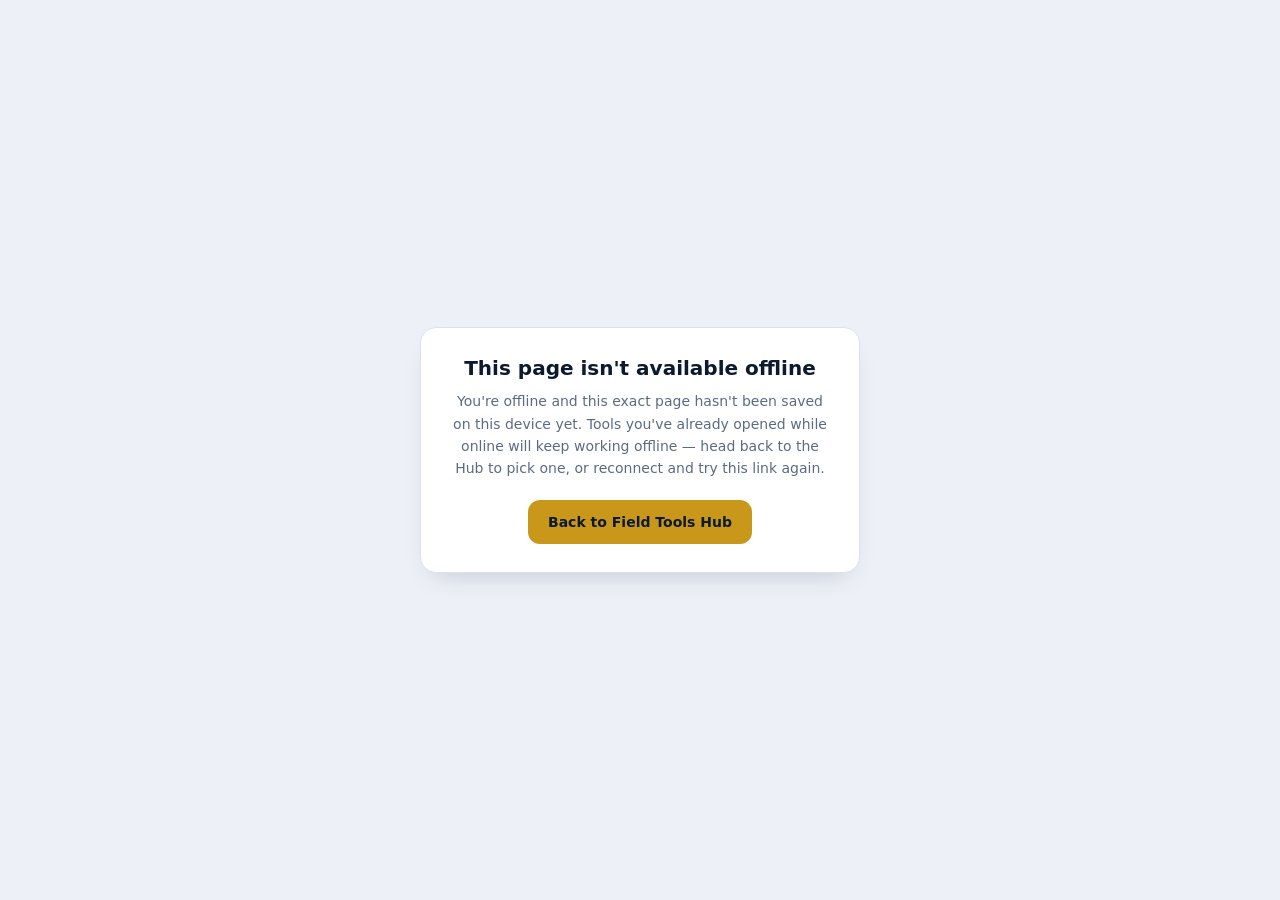
<file: offline.html>
<!DOCTYPE html>
<html lang="en">
<head>
  <meta charset="UTF-8">
  <meta name="viewport" content="width=device-width, initial-scale=1, maximum-scale=1, user-scalable=no, viewport-fit=cover">
  <title>Offline — Field Tools Hub</title>
  <meta name="theme-color" content="#E5B33B">
  <script>if(localStorage.getItem("field_dark_mode")==="1")document.documentElement.setAttribute("data-dark","");</script>
  <style>
    :root{
      --bg:#edf1f7; --surface:#ffffff; --text:#0b1a2e; --muted:#5a6b85; --line:#dae2ee; --gold:#c9971a;
    }
    html[data-dark]{
      --bg:#06111f; --surface:#0e2440; --text:#f1f5f9; --muted:#93a7c4; --line:rgba(120,170,230,0.18); --gold:#e5b33b;
    }
    *{box-sizing:border-box;}
    html,body{margin:0;padding:0;height:100%;overflow-x:hidden;}
    body{
      min-height:100dvh; display:flex; align-items:center; justify-content:center; padding:24px;
      background:var(--bg); color:var(--text);
      font-family:'Inter',system-ui,-apple-system,"Segoe UI",Roboto,sans-serif;
    }
    .card{
      max-width:440px; width:100%; background:var(--surface); border:1px solid var(--line); border-radius:16px;
      padding:28px 26px; text-align:center; box-shadow:0 12px 28px -14px rgba(12,32,64,.24);
    }
    h1{font-size:20px; margin:0 0 10px;}
    p{color:var(--muted); font-size:14px; line-height:1.6; margin:0 0 20px;}
    a.button{
      display:inline-flex; align-items:center; justify-content:center; min-height:44px; padding:0 20px;
      border-radius:12px; background:var(--gold); color:#0b1a2e; font-weight:700; text-decoration:none; font-size:14px;
    }
  </style>
</head>
<body>
  <div class="card" role="alert">
    <h1>This page isn't available offline</h1>
    <p>You're offline and this exact page hasn't been saved on this device yet. Tools you've already opened while online will keep working offline — head back to the Hub to pick one, or reconnect and try this link again.</p>
    <a class="button" href="./index.html">Back to Field Tools Hub</a>
  </div>
</body>
</html>
</file>
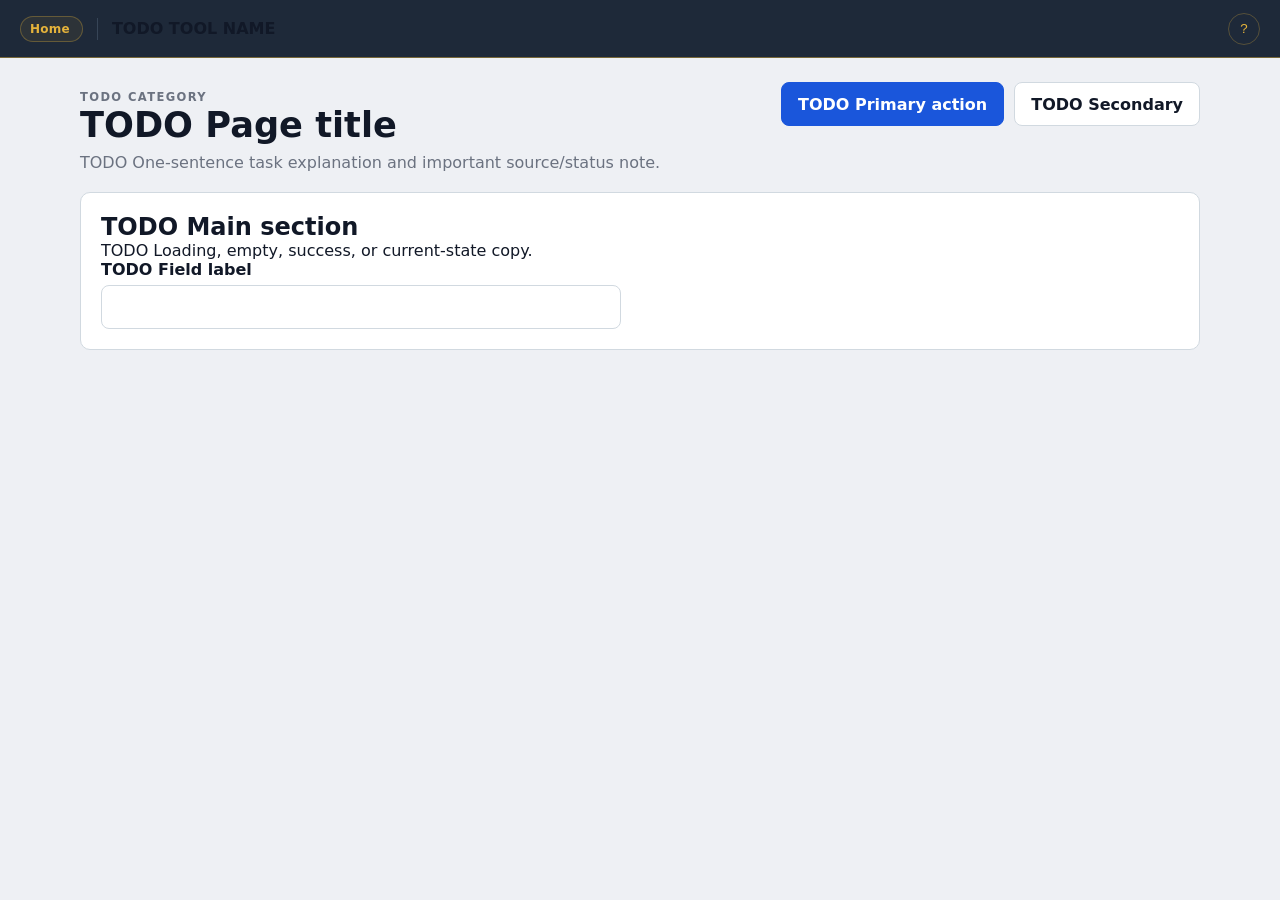
<file: docs/new-tool-page-template.html>
<!--
  Field Tools Hub new-page template

  Contents
  1. Copy/use rules
  2. Required head and pre-paint theme
  3. Shared shell markup
  4. Page content scaffold
  5. Accessible dialog and toast
  6. Transition cleanup and page script

  This is a documentation template. Copy it to pages/<tool>.html and replace
  every TODO. Read docs/ui-style-guide.md, docs/protected-areas.md, and
  docs/qa-checklist.md before using it.
-->
<!DOCTYPE html>
<html lang="en">
<head>
  <!-- 1. Required metadata and shared shell -->
  <meta charset="UTF-8">
  <meta name="viewport" content="width=device-width, initial-scale=1.0, maximum-scale=1, user-scalable=no">
  <meta name="theme-color" content="#1e2939">
  <title>TODO — Field Tools Hub</title>
  <link rel="manifest" href="../manifest.json">
  <link rel="stylesheet" href="../css/field-ui.css">
  <script>
    /* 2. Pre-paint theme: read only; index.html owns the preference. */
    try {
      if (localStorage.getItem('field_dark_mode') === '1') {
        document.documentElement.setAttribute('data-dark', '');
      }
    } catch (_) {}
  </script>
  <style>
    /*
      3. Page-local tokens only. Keep the shared shell in field-ui.css.
      Do not add transition: all or persistent body transforms.
    */
    :root {
      --page-bg: var(--bg, #eef0f4);
      --page-surface: var(--surface, #fff);
      --page-text: var(--text, #111827);
      --page-muted: var(--muted, #6b7280);
      --page-border: var(--border, #d1d9e0);
    }
    html { background: var(--page-bg); }
    body {
      margin: 0;
      background: var(--page-bg);
      color: var(--page-text);
      font-family: Inter, system-ui, -apple-system, Arial, sans-serif;
    }
    .page-wrap {
      width: min(1120px, calc(100% - 32px));
      margin: 0 auto;
      padding: 24px 0 48px;
    }
    .page-intro {
      display: flex;
      align-items: flex-start;
      justify-content: space-between;
      gap: 18px;
      margin-bottom: 20px;
    }
    .page-intro h1 { margin: 0; font-size: clamp(1.5rem, 3vw, 2.2rem); }
    .page-intro p { margin: 8px 0 0; color: var(--page-muted); }
    .ft-eyebrow {
      margin: 0 0 6px;
      color: var(--page-muted);
      font-size: .72rem;
      font-weight: 800;
      letter-spacing: .12em;
      text-transform: uppercase;
    }
    .surface {
      background: var(--page-surface);
      border: 1px solid var(--page-border);
      border-radius: 10px;
      padding: 20px;
    }
    .surface + .surface { margin-top: 16px; }
    .actions { display: flex; flex-wrap: wrap; gap: 10px; }
    .button {
      min-height: 44px;
      padding: 0 16px;
      border: 1px solid var(--page-border);
      border-radius: 8px;
      background: var(--page-surface);
      color: var(--page-text);
      font: inherit;
      font-weight: 700;
      cursor: pointer;
    }
    .button-primary {
      border-color: #1a56db;
      background: #1a56db;
      color: #fff;
    }
    .button:focus-visible {
      outline: 3px solid #e5b33b;
      outline-offset: 2px;
      box-shadow: 0 0 0 3px rgba(26,86,219,.25);
    }
    .field { display: grid; gap: 6px; max-width: 520px; }
    .field label { font-weight: 700; }
    .field input, .field select, .field textarea {
      min-height: 44px;
      box-sizing: border-box;
      width: 100%;
      padding: 9px 11px;
      border: 1px solid var(--page-border);
      border-radius: 8px;
      background: var(--page-surface);
      color: var(--page-text);
      font: inherit;
    }
    .field textarea { min-height: 110px; resize: vertical; }
    .dialog-backdrop {
      position: fixed;
      inset: 0;
      z-index: 1050;
      display: grid;
      place-items: center;
      padding: calc(24px + env(safe-area-inset-top, 0px))
               calc(16px + env(safe-area-inset-right, 0px))
               calc(24px + env(safe-area-inset-bottom, 0px))
               calc(16px + env(safe-area-inset-left, 0px));
      background: rgba(4, 12, 26, .58);
    }
    .dialog-backdrop[aria-hidden="true"] { display: none; }
    .dialog {
      width: min(520px, 100%);
      max-height: calc(100dvh - 48px - env(safe-area-inset-top, 0px)
        - env(safe-area-inset-bottom, 0px));
      overflow: auto;
      padding: 22px;
      border: 1px solid var(--page-border);
      border-radius: 12px;
      background: var(--page-surface);
      color: var(--page-text);
    }
    .toast {
      position: fixed;
      left: 50%;
      bottom: calc(16px + env(safe-area-inset-bottom, 0px));
      z-index: 9000;
      width: min(420px, calc(100vw - 24px));
      padding: 12px 14px;
      border: 1px solid var(--page-border);
      border-radius: 8px;
      background: var(--page-surface);
      color: var(--page-text);
      box-shadow: 0 8px 24px rgba(15, 29, 54, .18);
      transform: translateX(-50%);
    }
    .toast[hidden] { display: none; }
    @media (max-width: 640px) {
      .page-wrap { width: min(100% - 24px, 560px); padding-top: 16px; }
      .page-intro { display: block; }
      .page-intro .actions { margin-top: 14px; }
      .surface { padding: 16px; }
    }
    @media (prefers-reduced-motion: reduce) {
      *, *::before, *::after { scroll-behavior: auto !important; }
    }
  </style>
</head>
<body>
  <!-- 3. Shared shell: keep the home link and page identity predictable. -->
  <header class="topbar" id="topbar">
    <a class="ft-back-link" href="../index.html" aria-label="Back to Field Tools Hub"><span class="topbar-back-label">Home</span></a>
    <span class="ft-topbar-div" aria-hidden="true"></span>
    <strong>TODO TOOL NAME</strong>
    <span class="ft-topbar-spacer" aria-hidden="true"></span>
    <button class="ft-help-btn" id="help-button" type="button" aria-label="How to use TODO TOOL NAME">?</button>
  </header>

  <main class="page-wrap">
    <!-- 4. Page content: replace the TODO content without changing the shell contracts. -->
    <section class="page-intro" aria-labelledby="page-title">
      <div>
        <p class="ft-eyebrow">TODO CATEGORY</p>
        <h1 id="page-title">TODO Page title</h1>
        <p>TODO One-sentence task explanation and important source/status note.</p>
      </div>
      <div class="actions">
        <button class="button button-primary" type="button" id="primary-action">TODO Primary action</button>
        <button class="button" type="button" id="secondary-action">TODO Secondary</button>
      </div>
    </section>

    <section class="surface" aria-labelledby="content-heading">
      <h2 id="content-heading">TODO Main section</h2>
      <p id="status" role="status">TODO Loading, empty, success, or current-state copy.</p>
      <div class="field">
        <label for="todo-input">TODO Field label</label>
        <input id="todo-input" type="text" autocomplete="off">
      </div>
    </section>
  </main>

  <!-- 5. Accessible help dialog. Keep aria-hidden synchronized with visibility. -->
  <div class="dialog-backdrop" id="help-dialog" role="dialog" aria-modal="true"
       aria-labelledby="help-dialog-title" aria-hidden="true">
    <section class="dialog">
      <h2 id="help-dialog-title">How to use TODO TOOL NAME</h2>
      <p>TODO Short, field-oriented instructions and limitations.</p>
      <button class="button button-primary" id="close-help" type="button">Got it</button>
    </section>
  </div>
  <div class="toast" id="toast" role="status" aria-live="polite" hidden></div>

  <script>
    /* 6. Minimal page behavior and safe transition cleanup. */
    (function () {
      'use strict';
      var helpButton = document.getElementById('help-button');
      var helpDialog = document.getElementById('help-dialog');
      var closeHelp = document.getElementById('close-help');
      var toast = document.getElementById('toast');
      var toastTimer = null;
      var lastFocused = null;

      function openHelp() {
        lastFocused = document.activeElement;
        helpDialog.setAttribute('aria-hidden', 'false');
        closeHelp.focus();
      }
      function closeHelpDialog() {
        helpDialog.setAttribute('aria-hidden', 'true');
        if (lastFocused && typeof lastFocused.focus === 'function') lastFocused.focus();
      }
      function showToast(message) {
        toast.textContent = message;
        toast.hidden = false;
        clearTimeout(toastTimer);
        toastTimer = setTimeout(function () { toast.hidden = true; }, 3200);
      }
      helpButton.addEventListener('click', openHelp);
      closeHelp.addEventListener('click', closeHelpDialog);
      helpDialog.addEventListener('click', function (event) {
        if (event.target === helpDialog) closeHelpDialog();
      });
      document.addEventListener('keydown', function (event) {
        if (event.key === 'Escape' && helpDialog.getAttribute('aria-hidden') === 'false') {
          closeHelpDialog();
        }
      });
      document.getElementById('primary-action').addEventListener('click', function () {
        showToast('TODO Replace this confirmation with the real result.');
      });

      window.addEventListener('pageshow', function () {
        document.documentElement.classList.remove('is-exiting', 'is-entering');
        document.body.style.removeProperty('opacity');
        document.body.style.removeProperty('transform');
      });
    }());
  </script>
</body>
</html>
</file>
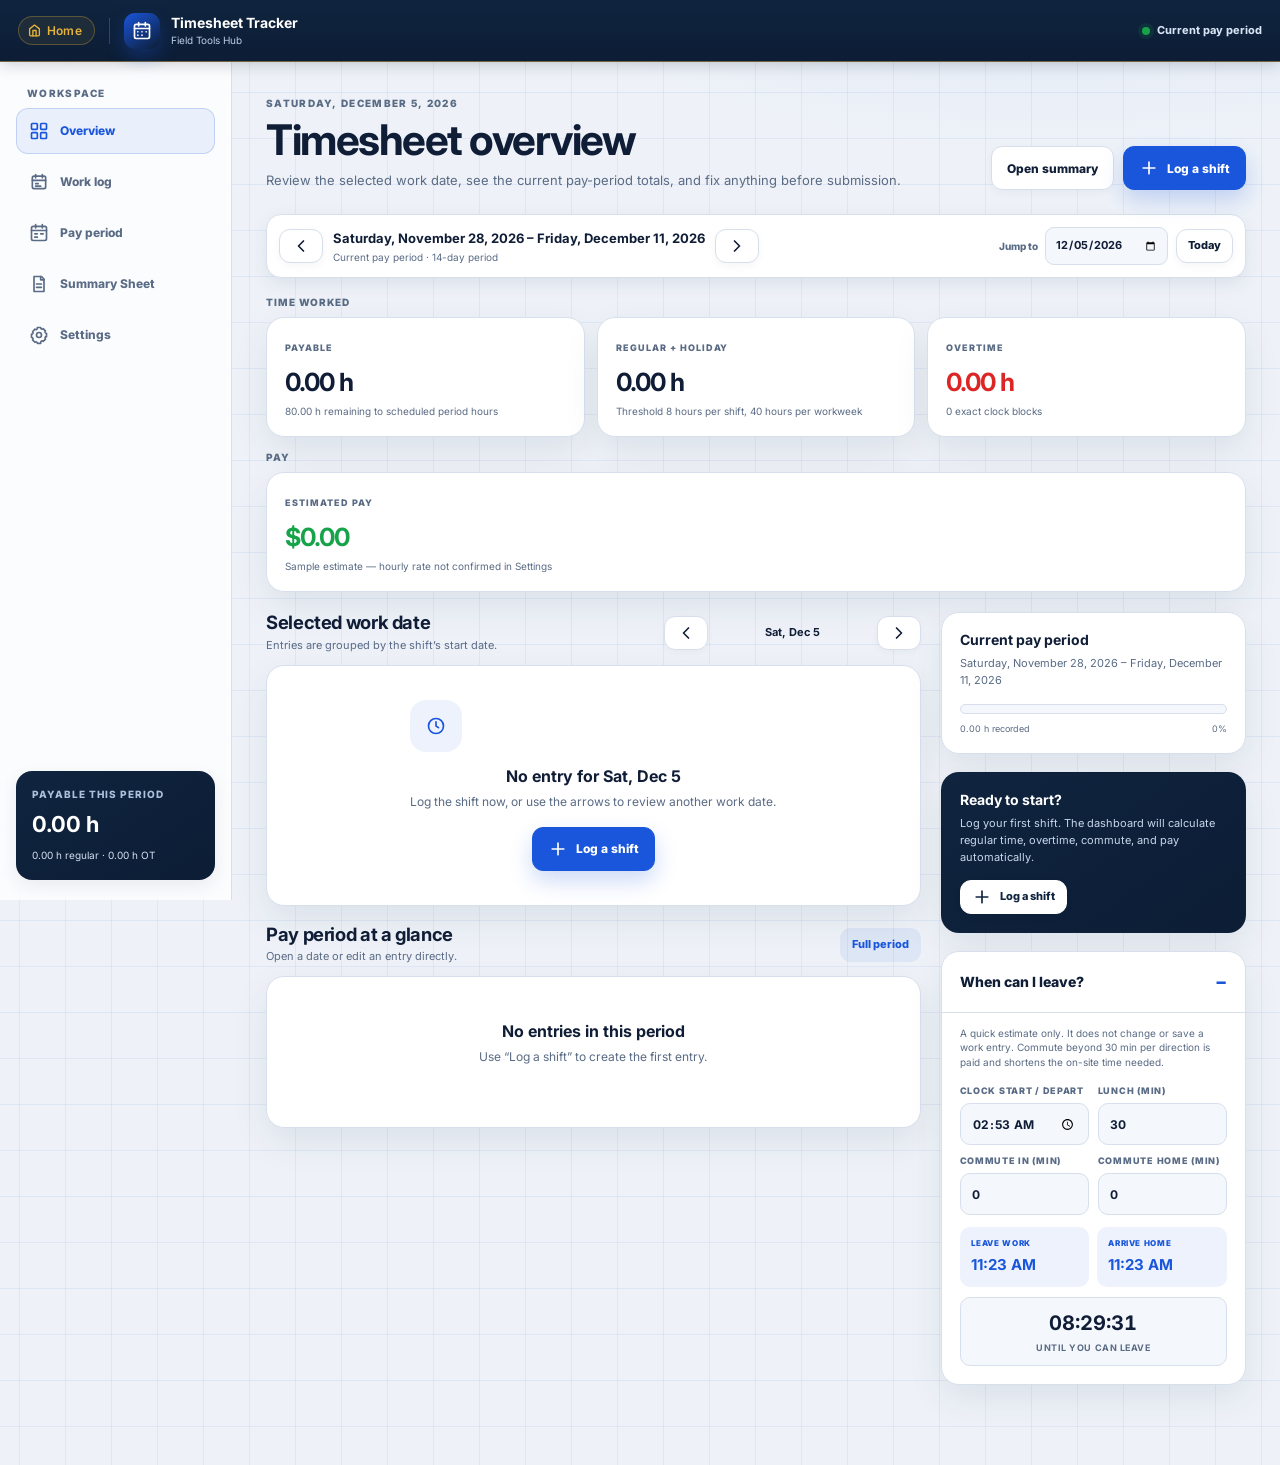
<file: pages/timesheet.html>
<!doctype html>
<html lang="en">
<head>
  <meta charset="utf-8">
  <meta name="viewport" content="width=device-width, initial-scale=1, maximum-scale=1, user-scalable=no, viewport-fit=cover">
  <meta name="theme-color" content="#10243f">
  <link rel="manifest" href="../manifest.json">
  <link rel="preconnect" href="https://fonts.googleapis.com">
  <link rel="preconnect" href="https://fonts.gstatic.com" crossorigin>
  <link href="https://fonts.googleapis.com/css2?family=Inter:wght@400;500;600;700;800&display=swap" rel="stylesheet">
  <link rel="stylesheet" href="../css/field-ui.css">
  <title>Timesheet Tracker — Field Tools</title>
  <script>
    try {
      if (localStorage.getItem('field_dark_mode') === '1') document.documentElement.setAttribute('data-dark', '');
    } catch (_) {}
  </script>
  <script>
  (function(){
    var d=document.documentElement, entering=false, fallbackTimer=0;
    function settle(){
      if(!entering) return;
      entering=false;
      if(fallbackTimer) clearTimeout(fallbackTimer);
      d.setAttribute('data-transition-settled','');
      d.classList.remove('entering-from-hub');
      document.removeEventListener('animationend',onAnimationEnd);
      document.removeEventListener('animationcancel',onAnimationEnd);
    }
    function onAnimationEnd(e){
      if(e.target===document.body && /^slideIn/.test(e.animationName||'')) settle();
    }
    function playHubEnterAnimation(){
      if(entering) return;
      entering=true;
      function begin(){
        d.classList.add('entering-from-hub');
        document.addEventListener('animationend',onAnimationEnd);
        document.addEventListener('animationcancel',onAnimationEnd);
        function armFallback(){
          if(entering) fallbackTimer=setTimeout(settle,400);
        }
        if(document.readyState==='loading') document.addEventListener('DOMContentLoaded',armFallback,{once:true});
        else armFallback();
      }
      if(document.body){
        void document.body.offsetWidth;
        requestAnimationFrame(function(){ requestAnimationFrame(begin); });
      }else{
        begin();
      }
    }
    window.__ftPlayHubEnterAnimation = playHubEnterAnimation;
    var openedFromHub=false;
    try{
      if(sessionStorage.getItem('ft_opening_from_hub')==='1'){
        sessionStorage.removeItem('ft_opening_from_hub');
        openedFromHub=true;
      }
    }catch(_){ }
    if(openedFromHub){
      playHubEnterAnimation();
    }else{
      setTimeout(function(){d.setAttribute('data-transition-settled','');},420);
    }
  })();
  </script>
  <style>
    :root {
      color-scheme: light;
      --p-navy:#10243f;
      --p-navy-2:#0c1d35;
      --p-blue:#1a56db;
      --p-blue-2:#1544ad;
      --p-blue-soft:rgba(26,86,219,.08);
      --p-gold:#E5B33B;
      --p-green:#16a34a;
      --p-green-soft:rgba(22,163,74,.10);
      --p-red:#dc2626;
      --p-red-soft:rgba(220,38,38,.08);
      --p-amber:#b45309;
      --p-amber-soft:rgba(245,158,11,.10);
      --p-ink:#101d36;
      --p-muted:#5a6b85;
      --p-line:#d6dfeb;
      --p-line-strong:#c3cfe0;
      --p-page:#eef2f8;
      --p-card:#ffffff;
      --p-card-2:#f4f7fb;
      --p-grid-line:rgba(26,86,219,.07);
      --p-shadow:0 14px 36px rgba(16,35,63,.08);
      --p-shadow-sm:0 6px 18px rgba(16,35,63,.08);
      --p-radius:18px;
      --p-radius-sm:12px;
      --p-sidebar:232px;
      --p-topbar:62px;
      --p-bottom-nav:68px;
      --p-font:'Inter',system-ui,-apple-system,Arial,sans-serif;
      --p-display:'Inter',system-ui,-apple-system,Arial,sans-serif;
    }
    html[data-dark] {
      color-scheme: dark;
      --p-navy:#0a1830;
      --p-navy-2:#06101f;
      --p-blue:#3b82f6;
      --p-blue-2:#60a5fa;
      --p-blue-soft:rgba(59,130,246,.16);
      --p-gold:#f0c65c;
      --p-green:#4ade80;
      --p-green-soft:rgba(74,222,128,.14);
      --p-red:#f87171;
      --p-red-soft:rgba(248,113,113,.16);
      --p-amber:#fbbf24;
      --p-amber-soft:rgba(251,191,36,.14);
      --p-ink:#f1f5f9;
      --p-muted:#93a7c4;
      --p-line:rgba(120,170,230,.18);
      --p-line-strong:rgba(120,170,230,.30);
      --p-page:#040c1a;
      --p-card:#10213a;
      --p-card-2:#0b1930;
      --p-grid-line:rgba(96,165,250,.08);
      --p-shadow:0 18px 44px rgba(0,0,0,.26);
      --p-shadow-sm:0 8px 20px rgba(0,0,0,.22);
    }
    * { box-sizing:border-box; }
    html { min-height:100%; background:var(--p-page); }
    body {
      min-height:100vh;
      margin:0;
      color:var(--p-ink);
      background-color:var(--p-page);
      background-image:
        radial-gradient(900px 440px at 82% -10%, rgba(61,115,228,.12), transparent 68%),
        linear-gradient(var(--p-grid-line) 1px, transparent 1px),
        linear-gradient(90deg, var(--p-grid-line) 1px, transparent 1px);
      background-size:auto, 46px 46px, 46px 46px;
      background-position:center top;
      background-repeat:no-repeat, repeat, repeat;
      font-family:var(--p-font);
      font-size:14px;
      line-height:1.45;
    }
    @keyframes pageFadeIn { from { opacity:0; } to { opacity:1; } }
    html:not(.entering-from-hub):not(.exiting-to-hub):not([data-transition-settled]) body { animation:pageFadeIn 360ms cubic-bezier(0.16,1,0.3,1); }
    @keyframes slideInFromLeft {
      0%   { opacity:0; transform:translate3d(-18vw,0,0) scale(0.98); }
      45%  { opacity:1; transform:translate3d(-7vw,0,0) scale(0.995); }
      100% { opacity:1; transform:none; }
    }
    html.entering-from-hub body {
      opacity:0;
      transform:translate3d(-18vw,0,0) scale(0.98);
      animation:slideInFromLeft 360ms cubic-bezier(0.22,1,0.36,1) both !important;
      will-change:transform,opacity;
      backface-visibility:hidden;
      -webkit-backface-visibility:hidden;
      contain:paint style;
    }
    html.entering-from-hub { background:var(--p-page); }
    @keyframes slideOutLeft {
      0%   { opacity:1; transform:translate3d(0,0,0) scale(1); }
      50%  { opacity:0; transform:translate3d(-30vw,0,0) scale(0.98); }
      100% { opacity:0; transform:translate3d(-40vw,0,0) scale(0.97); }
    }
    html.exiting-to-hub body {
      animation:slideOutLeft 300ms cubic-bezier(0.65,0,0.35,1) both !important;
      overflow:hidden;
      will-change:transform,opacity;
      backface-visibility:hidden;
      -webkit-backface-visibility:hidden;
      contain:paint style;
    }
    html.exiting-to-hub { background:var(--p-page); }
    button,input,select,textarea { font:inherit; }
    button,a,label,input,select,textarea { -webkit-tap-highlight-color:transparent; }
    button { cursor:pointer; }
    a { color:inherit; }
    h1,h2,h3,p { margin:0; }
    h1,h2 { font-family:var(--p-display); color:var(--p-ink); }
    h1 { font-size:clamp(2rem,3.3vw,3rem); line-height:1.02; letter-spacing:-.035em; }
    h2 { font-size:1.35rem; line-height:1.15; letter-spacing:-.02em; }
    h3 { font-size:1rem; line-height:1.25; }
    :where(button,a,input,select,textarea,summary):focus-visible {
      outline:3px solid rgba(229,179,59,.88);
      outline-offset:3px;
      box-shadow:0 0 0 5px rgba(26,86,219,.14);
    }
    [hidden] { display:none !important; }
    svg.icon { width:20px; height:20px; flex:0 0 auto; fill:none; stroke:currentColor; stroke-width:2; stroke-linecap:round; stroke-linejoin:round; }

    .topbar {
      position:sticky;
      top:0;
      z-index:50;
      height:var(--p-topbar);
      display:flex;
      align-items:center;
      gap:14px;
      padding:0 18px;
      color:#fff;
      background:linear-gradient(180deg,var(--p-navy),var(--p-navy-2));
      border-bottom:1px solid rgba(229,179,59,.45);
      box-shadow:0 3px 14px rgba(8,20,38,.18);
    }
    .topbar-divider { width:1px; height:26px; background:rgba(255,255,255,.17); }
    .topbar-brand { display:flex; align-items:center; gap:11px; min-width:0; }
    .brand-mark {
      width:36px; height:36px; display:grid; place-items:center; border-radius:11px;
      color:#fff; background:linear-gradient(145deg,#1a56db,#0c1d35); box-shadow:0 8px 18px rgba(26,86,219,.30);
    }
    .topbar-title { display:grid; min-width:0; }
    .topbar-title strong { font-size:14px; white-space:nowrap; overflow:hidden; text-overflow:ellipsis; }
    .topbar-title span { color:#bbcee7; font-size:10px; }
    .topbar-spacer { flex:1; }
    .topbar-period { display:flex; align-items:center; gap:7px; color:#d7e4f4; font-size:11px; font-weight:750; }
    .status-dot { width:8px; height:8px; border-radius:50%; background:#16a34a; box-shadow:0 0 0 4px rgba(22,163,74,.12); }
    .icon-button {
      width:44px; height:44px; display:grid; place-items:center; border:1px solid rgba(255,255,255,.18); border-radius:12px;
      color:#eaf2ff; background:rgba(255,255,255,.06);
    }
    .icon-button:hover { background:rgba(255,255,255,.12); }

    .app-shell { display:grid; grid-template-columns:var(--p-sidebar) minmax(0,1fr); min-height:calc(100vh - var(--p-topbar)); }
    .sidebar {
      position:sticky;
      top:var(--p-topbar);
      align-self:start;
      height:calc(100vh - var(--p-topbar));
      display:flex;
      flex-direction:column;
      gap:22px;
      padding:24px 16px 20px;
      overflow:auto;
      background:color-mix(in srgb,var(--p-card) 78%,transparent);
      backdrop-filter:blur(16px);
      border-right:1px solid var(--p-line);
    }
    .sidebar-label { padding:0 11px 7px; color:var(--p-muted); font-size:10px; font-weight:850; letter-spacing:.13em; text-transform:uppercase; }
    .nav-list { display:grid; gap:5px; }
    .nav-button {
      width:100%; min-height:46px; display:flex; align-items:center; gap:11px; padding:0 12px;
      border:1px solid transparent; border-radius:12px; color:var(--p-muted); background:transparent;
      text-align:left; font-size:12px; font-weight:780;
    }
    .nav-button:hover { color:var(--p-ink); background:var(--p-blue-soft); }
    .nav-button.is-active { color:var(--p-blue); background:var(--p-blue-soft); border-color:color-mix(in srgb,var(--p-blue) 20%,transparent); }
    .sidebar-spacer { flex:1; }
    .sidebar-summary {
      padding:16px; color:#fff; background:linear-gradient(145deg,var(--p-navy),var(--p-navy-2));
      border-radius:16px; box-shadow:var(--p-shadow-sm);
    }
    .sidebar-summary span { display:block; color:#abc0db; font-size:10px; font-weight:800; letter-spacing:.1em; text-transform:uppercase; }
    .sidebar-summary strong { display:block; margin:7px 0 3px; font-size:22px; }
    .sidebar-summary small { color:#d4e1f1; font-size:10px; }

    .main { min-width:0; padding:34px 34px 80px; }
    .main-inner { width:min(1240px,100%); margin:0 auto; }
    .screen { animation:screen-in .2s ease both; }
    @keyframes screen-in { from { opacity:0; transform:translateY(5px); } to { opacity:1; transform:none; } }
    .page-head { display:flex; align-items:flex-end; justify-content:space-between; gap:24px; margin-bottom:24px; }
    .eyebrow { color:var(--p-muted); font-size:10px; font-weight:850; letter-spacing:.13em; text-transform:uppercase; margin-bottom:7px; }
    .page-subtitle { max-width:670px; margin-top:9px; color:var(--p-muted); font-size:13px; line-height:1.6; }
    .head-actions { display:flex; align-items:center; justify-content:flex-end; gap:9px; flex-wrap:wrap; }
    .button {
      min-height:44px; display:inline-flex; align-items:center; justify-content:center; gap:8px; padding:0 15px;
      border:1px solid var(--p-line); border-radius:11px; color:var(--p-ink); background:var(--p-card);
      box-shadow:0 3px 9px rgba(16,35,63,.04); font-size:12px; font-weight:800;
      transition:transform .15s ease,border-color .15s ease,color .15s ease,background-color .15s ease,box-shadow .15s ease;
    }
    .button:hover { color:var(--p-blue); border-color:var(--p-blue); }
    .button:active { transform:translateY(1px); }
    .button.primary { color:#fff; background:var(--p-blue); border-color:var(--p-blue); box-shadow:0 10px 22px rgba(26,86,219,.22); }
    .button.primary:hover { color:#fff; background:var(--p-blue-2); }
    .button.soft { color:var(--p-blue); background:var(--p-blue-soft); border-color:transparent; box-shadow:none; }
    .button.danger { color:var(--p-red); background:var(--p-red-soft); border-color:transparent; box-shadow:none; }
    .button.small { min-height:34px; padding:0 11px; font-size:11px; }
    .button.icon-only { width:44px; padding:0; }
    .button:disabled { opacity:.45; cursor:not-allowed; transform:none; }

    .surface { background:var(--p-card); border:1px solid var(--p-line); border-radius:var(--p-radius); box-shadow:var(--p-shadow); }
    .corrupt-banner {
      margin-bottom:16px; padding:13px 15px; color:var(--p-red);
      background:var(--p-red-soft); border:1px solid color-mix(in srgb,var(--p-red) 40%,transparent); border-radius:13px;
    }
    .corrupt-banner strong { display:block; color:var(--p-ink); font-size:12px; }
    .corrupt-banner p { margin:2px 0 0; color:var(--p-muted); font-size:11px; }
    .corrupt-row { display:flex; align-items:center; justify-content:space-between; gap:14px; flex-wrap:wrap; margin-top:10px; padding-top:10px; border-top:1px solid color-mix(in srgb,var(--p-red) 25%,transparent); }
    .corrupt-row span { min-width:0; flex:1; color:var(--p-muted); font-size:11px; }
    .corrupt-row .button-row { display:flex; gap:8px; flex-shrink:0; }

    .period-control {
      display:flex; align-items:center; gap:12px; margin-bottom:18px; padding:12px;
      background:var(--p-card); border:1px solid var(--p-line); border-radius:15px; box-shadow:var(--p-shadow-sm);
    }
    .period-control-main { min-width:0; flex:1; display:flex; align-items:center; gap:10px; }
    .period-control-copy { min-width:0; }
    .period-control-copy strong { display:block; color:var(--p-ink); font-size:13px; white-space:nowrap; overflow:hidden; text-overflow:ellipsis; }
    .period-control-copy span { display:block; margin-top:2px; color:var(--p-muted); font-size:10px; }
    .period-control-actions { display:flex; align-items:center; gap:8px; }
    .date-jump { display:flex; align-items:center; gap:7px; color:var(--p-muted); font-size:10px; font-weight:800; white-space:nowrap; }
    .date-jump input { min-height:38px; padding:0 9px; border:1px solid var(--p-line); border-radius:9px; color:var(--p-ink); background:var(--p-card-2); font-size:11px; font-weight:700; }

    .kpi-groups { display:flex; flex-direction:column; gap:14px; margin-bottom:20px; }
    .kpi-group-label { color:var(--p-muted); font-size:10px; font-weight:850; letter-spacing:.09em; text-transform:uppercase; margin:0 0 8px; }
    .kpi-grid { display:grid; grid-template-columns:repeat(4,minmax(0,1fr)); gap:12px; }
    .kpi-grid-time { grid-template-columns:repeat(3,minmax(0,1fr)); }
    .kpi-grid-pay { grid-template-columns:repeat(auto-fit,minmax(160px,1fr)); }
    .kpi { min-width:0; padding:18px; }
    .kpi-label { color:var(--p-muted); font-size:9px; font-weight:850; letter-spacing:.11em; text-transform:uppercase; }
    .kpi strong { display:block; margin-top:8px; color:var(--p-ink); font-size:25px; letter-spacing:-.04em; }
    .kpi p { margin-top:4px; color:var(--p-muted); font-size:10px; line-height:1.4; }
    .kpi.ot strong { color:var(--p-red); }
    .kpi.pay strong { color:var(--p-green); }
    .kpi.xp strong { color:var(--p-amber); }

    .dashboard-grid { display:grid; grid-template-columns:minmax(0,1.5fr) minmax(300px,.7fr); gap:20px; align-items:start; }
    .stack { display:grid; gap:18px; }
    .section-head { display:flex; align-items:center; justify-content:space-between; gap:14px; margin-bottom:11px; }
    .section-head h2 { font-size:1.15rem; }
    .section-head p { margin-top:4px; color:var(--p-muted); font-size:11px; }
    .section-actions { display:flex; align-items:center; gap:7px; }
    .day-nav { display:flex; align-items:center; gap:7px; }
    .day-nav strong { min-width:155px; text-align:center; font-size:11px; }

    .shift-card { overflow:hidden; }
    .shift-card + .shift-card { margin-top:12px; }
    .shift-card-head { display:flex; align-items:flex-start; justify-content:space-between; gap:16px; padding:18px 19px 14px; border-bottom:1px solid var(--p-line); }
    .shift-card-head h3 { font-size:14px; }
    .shift-meta { margin-top:5px; color:var(--p-muted); font-size:11px; }
    .shift-total { text-align:right; }
    .shift-total strong { display:block; font-size:21px; letter-spacing:-.035em; }
    .shift-total span { color:var(--p-muted); font-size:10px; }
    .chip-row { display:flex; align-items:center; gap:6px; flex-wrap:wrap; margin-top:8px; }
    .chip {
      display:inline-flex; align-items:center; gap:5px; min-height:24px; padding:0 9px; border-radius:999px;
      color:var(--p-blue); background:var(--p-blue-soft); font-size:9px; font-weight:850;
    }
    .chip.ot { color:var(--p-red); background:var(--p-red-soft); }
    .chip.good { color:var(--p-green); background:var(--p-green-soft); }
    .chip.warn { color:var(--p-amber); background:var(--p-amber-soft); }
    .chip.neutral { color:var(--p-muted); background:var(--p-card-2); border:1px solid var(--p-line); }
    .shift-card-body { padding:17px 19px 18px; }
    .timeline { display:flex; width:100%; height:10px; overflow:hidden; border-radius:999px; background:var(--p-card-2); border:1px solid var(--p-line); }
    .timeline-segment { min-width:2px; height:100%; }
    .timeline-segment.commute { background:var(--p-gold); }
    .timeline-segment.break { background:#8b78b5; }
    .timeline-segment.regular { background:var(--p-blue); }
    .timeline-segment.ot { background:var(--p-red); }
    .timeline-legend { display:flex; align-items:center; gap:12px; flex-wrap:wrap; margin-top:9px; color:var(--p-muted); font-size:9px; font-weight:700; }
    .legend-key { display:inline-flex; align-items:center; gap:5px; }
    .legend-key i { width:8px; height:8px; border-radius:3px; background:currentColor; }
    .legend-key.commute { color:var(--p-gold); }
    .legend-key.break { color:#8b78b5; }
    .legend-key.regular { color:var(--p-blue); }
    .legend-key.ot { color:var(--p-red); }
    .stat-row { display:grid; grid-template-columns:repeat(4,minmax(0,1fr)); gap:8px; margin-top:15px; }
    .mini-stat { padding:10px 11px; border:1px solid var(--p-line); border-radius:10px; background:var(--p-card-2); }
    .mini-stat span { display:block; color:var(--p-muted); font-size:8px; font-weight:850; letter-spacing:.08em; text-transform:uppercase; }
    .mini-stat strong { display:block; margin-top:5px; font-size:14px; }
    .mini-stat.ot strong { color:var(--p-red); }
    .mini-stat.pay strong { color:var(--p-green); }
    .shift-explanation { margin-top:12px; padding:11px 12px; color:var(--p-muted); background:var(--p-blue-soft); border-radius:10px; font-size:10px; line-height:1.55; }
    .shift-explanation strong { color:var(--p-blue); }
    .entry-meta-grid { display:grid; grid-template-columns:repeat(3,minmax(0,1fr)); gap:8px; margin-top:12px; }
    .entry-meta { min-width:0; padding:9px 10px; border-radius:9px; background:var(--p-card-2); }
    .entry-meta span { display:block; color:var(--p-muted); font-size:8px; font-weight:850; letter-spacing:.08em; text-transform:uppercase; }
    .entry-meta strong { display:block; margin-top:4px; font-size:10px; overflow-wrap:anywhere; }
    .card-actions { display:flex; justify-content:flex-end; gap:7px; margin-top:12px; }

    .empty-state { display:grid; place-items:center; min-height:220px; padding:34px 24px; text-align:center; }
    .empty-icon { width:52px; height:52px; display:grid; place-items:center; margin-bottom:14px; color:var(--p-blue); background:var(--p-blue-soft); border-radius:16px; }
    .empty-state h3 { font-size:16px; }
    .empty-state p { max-width:430px; margin:7px auto 16px; color:var(--p-muted); font-size:12px; line-height:1.55; }

    .period-list { overflow:hidden; }
    .period-row { display:grid; grid-template-columns:150px minmax(0,1fr) 110px auto; gap:15px; align-items:center; padding:14px 16px; border-top:1px solid var(--p-line); }
    .period-row:first-child { border-top:0; }
    .period-row:hover { background:var(--p-blue-soft); }
    .period-row-date { min-width:0; }
    .period-row-date strong { display:block; font-size:12px; }
    .period-row-date span { display:block; margin-top:3px; color:var(--p-muted); font-size:10px; }
    .period-row-bar { height:8px; overflow:hidden; border-radius:999px; background:var(--p-card-2); border:1px solid var(--p-line); }
    .period-row-bar i { display:block; height:100%; border-radius:inherit; background:var(--p-blue); }
    .period-row-bar i.has-ot { background:linear-gradient(90deg,var(--p-blue) 0 var(--regular-pct,70%),var(--p-red) var(--regular-pct,70%) 100%); }
    .period-row-hours { text-align:right; }
    .period-row-hours strong { display:block; font-size:13px; }
    .period-row-hours span { color:var(--p-muted); font-size:9px; }

    .side-card { padding:18px; }
    .side-card h3 { font-size:14px; }
    .side-card p { margin-top:6px; color:var(--p-muted); font-size:11px; line-height:1.55; }
    .progress-track { position:relative; height:10px; margin-top:15px; border-radius:999px; background:var(--p-card-2); border:1px solid var(--p-line); }
    .progress-track i { display:block; height:100%; border-radius:inherit; background:linear-gradient(90deg,var(--p-blue),#6f9cff); }
    .progress-meta { display:flex; justify-content:space-between; gap:10px; margin-top:8px; color:var(--p-muted); font-size:9px; }
    .review-card { color:#fff; background:linear-gradient(145deg,var(--p-navy),var(--p-navy-2)); border-color:transparent; }
    .review-card h3 { color:#fff; }
    .review-card p { color:#c7d7eb; }
    .review-card .button { margin-top:14px; color:var(--p-navy); background:#fff; border-color:#fff; }
    .review-card .button:hover { color:var(--p-blue); }
    details.utility { overflow:hidden; }
    details.utility summary { display:flex; align-items:center; justify-content:space-between; gap:12px; padding:17px 18px; list-style:none; cursor:pointer; font-weight:800; }
    details.utility summary::-webkit-details-marker { display:none; }
    details.utility summary::after { content:"+"; color:var(--p-blue); font-size:18px; }
    details.utility[open] summary::after { content:"−"; }
    .utility-body { padding:0 18px 18px; border-top:1px solid var(--p-line); }
    .leave-fields { display:grid; grid-template-columns:repeat(2,minmax(0,1fr)); gap:9px; margin-top:15px; }
    .field { display:grid; gap:6px; min-width:0; }
    .field.full { grid-column:1/-1; }
    .field label,.field-label { color:var(--p-muted); font-size:9px; font-weight:850; letter-spacing:.08em; text-transform:uppercase; }
    .input,.select,.textarea {
      width:100%; min-height:42px; padding:0 11px; border:1px solid var(--p-line); border-radius:10px; color:var(--p-ink); background:var(--p-card-2); font-size:12px; font-weight:700;
    }
    .textarea { min-height:82px; padding-top:10px; resize:vertical; font-weight:600; }
    .input:focus,.select:focus,.textarea:focus { outline:0; border-color:var(--p-blue); box-shadow:0 0 0 3px var(--p-blue-soft); }
    .field-help { color:var(--p-muted); font-size:9px; line-height:1.45; }
    .leave-output { display:grid; grid-template-columns:1fr 1fr; gap:8px; margin-top:12px; }
    .leave-output div { padding:11px; border-radius:10px; color:var(--p-blue); background:var(--p-blue-soft); }
    .leave-output span { display:block; font-size:8px; font-weight:850; text-transform:uppercase; letter-spacing:.08em; }
    .leave-output strong { display:block; margin-top:4px; font-size:15px; }
    .leave-countdown { margin-top:10px; padding:11px; border-radius:10px; background:var(--p-card-2); border:1px solid var(--p-line); text-align:center; }
    .leave-countdown strong { display:block; font-size:20px; font-variant-numeric:tabular-nums; color:var(--p-ink); }
    .leave-countdown span { display:block; margin-top:3px; color:var(--p-muted); font-size:9px; font-weight:700; text-transform:uppercase; letter-spacing:.06em; }

    .filter-bar { display:flex; align-items:center; justify-content:space-between; gap:12px; margin-bottom:14px; padding:10px 11px; }
    .segmented { display:inline-flex; align-items:center; gap:4px; padding:3px; border:1px solid var(--p-line); border-radius:11px; background:var(--p-card-2); }
    .segmented button { min-height:32px; padding:0 12px; border:0; border-radius:8px; color:var(--p-muted); background:transparent; font-size:10px; font-weight:800; }
    .segmented button.is-active { color:#fff; background:var(--p-blue); box-shadow:0 4px 10px rgba(26,86,219,.20); }
    .filter-count { color:var(--p-muted); font-size:10px; font-weight:750; }
    .work-log { display:grid; gap:13px; }

    .table-wrap { overflow:auto; }
    table { width:100%; min-width:930px; border-collapse:collapse; }
    th { padding:12px 14px; color:var(--p-muted); background:var(--p-card-2); font-size:8px; font-weight:850; letter-spacing:.1em; text-transform:uppercase; text-align:left; }
    td { padding:14px; border-top:1px solid var(--p-line); font-size:10px; vertical-align:middle; }
    tbody tr[data-day] { cursor:pointer; }
    tbody tr[data-day]:hover td { background:var(--p-blue-soft); }
    td strong { font-size:11px; }
    .td-muted { color:var(--p-muted); }
    .td-ot { color:var(--p-red); font-weight:850; }
    .total-row td { background:var(--p-blue-soft); font-weight:850; }
    .reconcile-row td { padding:8px 14px; color:var(--p-muted); font-size:10px; font-style:italic; border-top:none; }
    .mobile-entry-list { display:none; }

    .view-switch { display:flex; justify-content:flex-end; margin-bottom:12px; }
    .calendar-shell { padding:16px; overflow:auto; }
    .calendar-grid { min-width:760px; display:grid; grid-template-columns:repeat(7,minmax(0,1fr)); border:1px solid var(--p-line); border-right:0; border-bottom:0; border-radius:13px; overflow:hidden; }
    .calendar-head { min-height:34px; display:flex; align-items:center; padding:0 9px; color:var(--p-muted); background:var(--p-card-2); border-right:1px solid var(--p-line); border-bottom:1px solid var(--p-line); font-size:8px; font-weight:850; letter-spacing:.08em; text-transform:uppercase; }
    .calendar-blank { min-height:118px; border-right:1px solid var(--p-line); border-bottom:1px solid var(--p-line); background:color-mix(in srgb,var(--p-card-2) 55%,transparent); }
    .calendar-day { min-height:118px; padding:9px; border:0; border-right:1px solid var(--p-line); border-bottom:1px solid var(--p-line); color:var(--p-ink); background:var(--p-card); text-align:left; }
    .calendar-day:hover { background:var(--p-blue-soft); }
    .calendar-day.is-today { box-shadow:inset 0 3px 0 var(--p-blue); background:linear-gradient(145deg,var(--p-blue-soft),var(--p-card)); }
    .cal-date { display:flex; align-items:center; justify-content:space-between; gap:8px; font-size:10px; }
    .cal-date span { color:var(--p-muted); font-size:9px; }
    .cal-entry { margin-top:9px; padding:8px; border-left:3px solid var(--p-blue); border-radius:8px; background:var(--p-blue-soft); }
    .cal-entry.has-ot { border-left-color:var(--p-red); background:var(--p-red-soft); }
    .cal-entry strong { display:block; font-size:10px; }
    .cal-entry span { display:block; margin-top:3px; color:var(--p-muted); font-size:8px; line-height:1.35; }
    .cal-entry em { display:block; margin-top:4px; color:var(--p-red); font-size:8px; font-style:normal; font-weight:850; }

    .summary-sheet { padding:24px; }
    .summary-head { display:flex; align-items:flex-start; justify-content:space-between; gap:18px; padding-bottom:20px; border-bottom:2px solid var(--p-ink); }
    .summary-head h2 { font-size:1.65rem; }
    .summary-head p { margin-top:5px; color:var(--p-muted); font-size:11px; }
    .readiness { display:inline-flex; align-items:center; min-height:30px; padding:0 11px; border:0; border-radius:999px; color:var(--p-green); background:var(--p-green-soft); font-size:10px; font-weight:850; white-space:nowrap; }
    button.readiness { cursor:pointer; }
    .readiness.warn { color:var(--p-amber); background:var(--p-amber-soft); }
    .readiness.bad { color:var(--p-red); background:var(--p-red-soft); }
    .summary-meta { display:grid; grid-template-columns:repeat(3,minmax(0,1fr)); gap:10px; margin:18px 0; }
    .summary-meta div { padding:12px; border-radius:10px; background:var(--p-card-2); }
    .summary-meta span { display:block; color:var(--p-muted); font-size:8px; font-weight:850; letter-spacing:.08em; text-transform:uppercase; }
    .summary-meta strong { display:block; margin-top:4px; font-size:11px; }
    .overtime-ledger { margin-top:18px; padding:18px; }
    .ledger-list { display:grid; gap:0; margin-top:10px; }
    .ledger-row { display:grid; grid-template-columns:125px 170px minmax(0,1fr) auto; gap:13px; align-items:center; padding:12px 0; border-top:1px solid var(--p-line); }
    .ledger-row:first-child { border-top:0; }
    .ledger-row strong { font-size:10px; }
    .ledger-time { color:var(--p-red); font-size:11px; font-weight:850; }
    .ledger-copy { color:var(--p-muted); font-size:10px; line-height:1.45; }
    .summary-note { display:flex; align-items:flex-start; gap:9px; margin-top:16px; padding:12px; color:var(--p-muted); background:var(--p-blue-soft); border-radius:10px; font-size:10px; line-height:1.5; }

    .settings-form { display:grid; grid-template-columns:repeat(2,minmax(0,1fr)); gap:16px; }
    .settings-card { padding:20px; }
    .settings-card > p { margin-top:5px; color:var(--p-muted); font-size:10px; line-height:1.5; }
    .setting-row { display:flex; align-items:center; justify-content:space-between; gap:18px; padding:14px 0; border-top:1px solid var(--p-line); }
    .settings-card .setting-row:first-of-type { margin-top:14px; }
    .setting-copy { min-width:0; }
    .setting-copy label { color:var(--p-ink); font-size:11px; font-weight:800; }
    .setting-copy small { display:block; margin-top:3px; color:var(--p-muted); font-size:9px; line-height:1.4; }
    .setting-control { flex:0 0 min(220px,48%); }
    .setting-control .input,.setting-control .select { text-align:right; }
    .setting-control .select { text-align:left; }
    .switch { position:relative; width:46px; height:44px; flex:0 0 auto; }
    .switch input { position:absolute; width:1px; height:1px; opacity:0; }
    .switch span { position:absolute; top:50%; left:0; width:46px; height:26px; margin-top:-13px; border-radius:999px; background:#cbd5e1; transition:.16s ease; }
    .switch span::after { content:""; position:absolute; width:20px; height:20px; top:3px; left:3px; border-radius:50%; background:#fff; box-shadow:0 1px 4px rgba(0,0,0,.22); transition:.16s ease; }
    .switch input:checked + span { background:var(--p-blue); }
    .switch input:checked + span::after { transform:translateX(20px); }
    .switch input:focus-visible + span { box-shadow:0 0 0 4px var(--p-blue-soft); }
    .data-actions { display:flex; gap:8px; flex-wrap:wrap; margin-top:14px; }
    .setting-row.is-stacked { display:block; }
    .setting-row.is-stacked .setting-copy { margin-bottom:10px; }
    .setting-row.is-stacked .setting-control { width:100%; max-width:none; }
    .emergency-catalog { display:grid; gap:8px; }
    .emergency-setting-row { display:grid; grid-template-columns:minmax(0,1.2fr) minmax(0,.8fr) 100px auto; gap:7px; align-items:center; }
    .emergency-setting-row .input { min-width:0; }
    .emergency-setting-row .button { min-height:42px; padding:0 10px; }
    .emergency-empty { padding:11px; border:1px dashed var(--p-line); border-radius:10px; color:var(--p-muted); background:var(--p-card-2); font-size:10px; }
    .settings-footer { grid-column:1/-1; position:sticky; bottom:12px; z-index:8; display:flex; align-items:center; justify-content:space-between; gap:12px; padding:12px; }
    .settings-footer span { color:var(--p-muted); font-size:10px; }

    dialog.entry-dialog {
      width:min(980px,calc(100vw - 30px));
      max-height:min(92dvh,900px);
      margin:auto;
      padding:0;
      overflow:hidden;
      color:var(--p-ink);
      background:var(--p-card);
      border:1px solid var(--p-line-strong);
      border-radius:22px;
      box-shadow:0 30px 100px rgba(9,24,46,.35);
    }
    dialog.entry-dialog::backdrop { background:rgba(8,23,43,.56); backdrop-filter:blur(4px); }
    .entry-form { display:flex; flex-direction:column; max-height:min(92dvh,900px); }
    .dialog-head { display:flex; align-items:flex-start; justify-content:space-between; gap:16px; padding:22px 24px 18px; border-bottom:1px solid var(--p-line); }
    .dialog-head h2 { font-size:1.55rem; }
    .dialog-head p { margin-top:5px; color:var(--p-muted); font-size:11px; }
    .dialog-close { width:44px; height:44px; display:grid; place-items:center; border:1px solid var(--p-line); border-radius:11px; color:var(--p-muted); background:var(--p-card-2); font-size:20px; }
    .dialog-close:hover { color:var(--p-red); border-color:var(--p-red); }
    .dialog-body { min-height:0; overflow:auto; display:grid; grid-template-columns:minmax(0,1.2fr) minmax(300px,.8fr); gap:0; }
    .dialog-fields { min-width:0; padding:22px 24px 24px; }
    .dialog-preview { min-width:0; padding:22px; background:linear-gradient(145deg,var(--p-navy),var(--p-navy-2)); color:#fff; }
    .dialog-preview h3 { color:#fff; }
    .dialog-preview > p { margin-top:5px; color:#bed0e6; font-size:10px; line-height:1.45; }
    .form-section + .form-section { margin-top:20px; padding-top:20px; border-top:1px solid var(--p-line); }
    .form-section-title { margin-bottom:11px; color:var(--p-ink); font-size:11px; font-weight:850; }
    .category-grid { display:grid; grid-template-columns:repeat(5,minmax(0,1fr)); gap:7px; }
    .category-option { position:relative; }
    .category-option input { position:absolute; opacity:0; pointer-events:none; }
    .category-option label { min-height:44px; display:grid; place-items:center; padding:5px 7px; border:1px solid var(--p-line); border-radius:10px; color:var(--p-muted); background:var(--p-card-2); text-align:center; font-size:9px; font-weight:850; cursor:pointer; }
    .category-option input:checked + label { color:var(--p-blue); background:var(--p-blue-soft); border-color:color-mix(in srgb,var(--p-blue) 35%,transparent); }
    .category-option input:focus-visible + label { outline:3px solid rgba(229,179,59,.88); outline-offset:2px; }
    .form-grid { display:grid; grid-template-columns:repeat(2,minmax(0,1fr)); gap:12px; }
    .inline-toggle { min-height:42px; display:flex; align-items:center; justify-content:space-between; gap:12px; padding:8px 10px; border:1px solid var(--p-line); border-radius:10px; background:var(--p-card-2); }
    .inline-toggle strong { display:block; font-size:10px; }
    .inline-toggle small { display:block; margin-top:2px; color:var(--p-muted); font-size:8px; }
    .form-error { margin-bottom:13px; padding:10px 11px; color:var(--p-red); background:var(--p-red-soft); border-radius:9px; font-size:10px; line-height:1.45; }
    .preview-total { margin-top:18px; }
    .preview-total span { display:block; color:#a9bdd6; font-size:9px; font-weight:850; letter-spacing:.09em; text-transform:uppercase; }
    .preview-total strong { display:block; margin-top:5px; color:#fff; font-size:32px; letter-spacing:-.045em; }
    .preview-grid { display:grid; grid-template-columns:repeat(2,minmax(0,1fr)); gap:8px; margin-top:15px; }
    .preview-cell { padding:10px; border:1px solid rgba(255,255,255,.13); border-radius:10px; }
    .preview-cell span { display:block; color:#a9bdd6; font-size:8px; font-weight:800; letter-spacing:.07em; text-transform:uppercase; }
    .preview-cell strong { display:block; margin-top:5px; color:#fff; font-size:13px; }
    .preview-cell.ot strong { color:#fca5a5; }
    .preview-cell.pay strong { color:#86efac; }
    .preview-note { margin-top:13px; padding-top:12px; border-top:1px solid rgba(255,255,255,.13); color:#c9d8e9; font-size:10px; line-height:1.55; }
    .preview-note.legacy-note { display:flex; align-items:center; gap:10px; flex-wrap:wrap; }
    .preview-note.legacy-note span { flex:1; min-width:180px; }
    .preview-note.legacy-note button { flex-shrink:0; }
    .preview-blocks { display:grid; gap:7px; margin-top:12px; }
    .preview-block { padding:9px 10px; border-radius:9px; color:#fecaca; background:rgba(220,38,38,.18); font-size:9px; font-weight:750; }
    .dialog-footer { display:flex; align-items:center; justify-content:space-between; gap:12px; padding:14px 20px; border-top:1px solid var(--p-line); background:var(--p-card); }
    .dialog-footer-actions { display:flex; gap:8px; }

    .toast {
      position:fixed; left:50%; bottom:24px; z-index:120; max-width:min(520px,calc(100vw - 28px));
      padding:11px 15px; border:1px solid rgba(229,179,59,.48); border-radius:999px; color:#fff; background:var(--p-navy);
      box-shadow:0 14px 40px rgba(8,23,43,.28); font-size:11px; font-weight:800; text-align:center;
      opacity:0; pointer-events:none; transform:translate(-50%,14px); transition:.18s ease;
    }
    .toast.is-visible { opacity:1; transform:translate(-50%,0); }
    .mobile-nav { display:none; }

    @media (max-width:1050px) {
      .main { padding:28px 24px 80px; }
      .dashboard-grid { grid-template-columns:1fr; }
      .side-stack { grid-template-columns:repeat(2,minmax(0,1fr)); }
      details.utility { grid-column:1/-1; }
      .dialog-body { grid-template-columns:minmax(0,1fr) 320px; }
    }
    @media (max-width:820px) {
      :root { --p-topbar:58px; }
      .topbar { padding:0 13px; gap:9px; }
      .hub-back { width:44px; padding:0; justify-content:center; }
      .hub-back span,.topbar-divider,.topbar-title span,.topbar-period { display:none; }
      .app-shell { display:block; min-height:calc(100vh - var(--p-topbar)); }
      .sidebar { display:none; }
      .main { padding:22px 14px calc(var(--p-bottom-nav) + 28px + env(safe-area-inset-bottom,0px)); }
      .page-head { display:block; margin-bottom:18px; }
      .page-subtitle { font-size:12px; }
      .head-actions { justify-content:stretch; margin-top:15px; }
      .head-actions .button { flex:1; }
      .button.small,.segmented button,.emergency-setting-row .button { min-height:44px; }
      .period-control { align-items:flex-start; flex-wrap:wrap; }
      .period-control-main { flex-basis:100%; }
      .period-control-actions { width:100%; justify-content:space-between; }
      .date-jump { flex:1; }
      .date-jump input { flex:1; min-width:0; }
      .kpi-grid { display:grid; grid-template-columns:repeat(2,minmax(0,1fr)); gap:9px; overflow:visible; padding-bottom:0; }
      .kpi-grid::-webkit-scrollbar { display:none; }
      .kpi { min-width:0; padding:14px; }
      .kpi strong { font-size:21px; }
      .kpi p { min-height:28px; }
      .side-stack { display:grid; grid-template-columns:1fr; }
      .shift-card-head { padding:16px 15px 13px; }
      .shift-card-body { padding:15px; }
      .stat-row { grid-template-columns:repeat(2,minmax(0,1fr)); }
      .entry-meta-grid { grid-template-columns:1fr; }
      .period-row { grid-template-columns:115px minmax(0,1fr) auto; gap:10px; padding:13px; }
      .period-row .button { display:none; }
      .day-nav strong { min-width:0; flex:1; }
      .filter-bar { align-items:flex-start; flex-direction:column; }
      .table-wrap { display:none; }
      .mobile-entry-list { display:grid; gap:10px; }
      .mobile-entry-card { padding:14px; }
      .mobile-entry-card-head { display:flex; justify-content:space-between; gap:12px; }
      .mobile-entry-card-head strong { font-size:12px; }
      .mobile-entry-card-head span { color:var(--p-muted); font-size:10px; }
      .mobile-entry-card-grid { display:grid; grid-template-columns:repeat(3,minmax(0,1fr)); gap:7px; margin-top:10px; }
      .mobile-entry-card-grid div { padding:8px; border-radius:8px; background:var(--p-card-2); }
      .mobile-entry-card-grid span { display:block; color:var(--p-muted); font-size:7px; font-weight:850; letter-spacing:.07em; text-transform:uppercase; }
      .mobile-entry-card-grid strong { display:block; margin-top:3px; font-size:10px; }
      .summary-sheet { padding:17px; }
      .summary-head { display:block; }
      .readiness { margin-top:12px; }
      .summary-meta { grid-template-columns:1fr; }
      .ledger-row { grid-template-columns:1fr; gap:5px; }
      .ledger-row .button { justify-self:start; }
      .settings-form { grid-template-columns:1fr; }
      .emergency-setting-row { grid-template-columns:minmax(0,1fr) minmax(0,.75fr); }
      .emergency-setting-row [data-emergency-field="rate"] { grid-column:1; }
      .emergency-setting-row .button { grid-column:2; grid-row:2; }
      .settings-footer { grid-column:1; bottom:calc(var(--p-bottom-nav) + 8px + env(safe-area-inset-bottom,0px)); }
      .setting-row { align-items:flex-start; }
      .setting-control { flex-basis:min(190px,48%); }
      dialog.entry-dialog { width:calc(100vw - 16px); max-height:calc(100dvh - 16px); border-radius:18px; }
      .entry-form { max-height:calc(100dvh - 16px); }
      .dialog-head { padding:18px 17px 15px; }
      .dialog-body { display:block; }
      .dialog-fields { padding:18px 17px 20px; }
      .dialog-preview { padding:18px 17px; }
      .category-grid { grid-template-columns:repeat(3,minmax(0,1fr)); }
      .dialog-footer { position:sticky; bottom:0; padding:12px 14px calc(12px + env(safe-area-inset-bottom,0px)); }
      .dialog-footer-actions { flex:1; }
      .dialog-footer-actions .button { flex:1; }
      .mobile-nav {
        position:fixed; left:0; right:0; bottom:0; z-index:45; height:calc(var(--p-bottom-nav) + env(safe-area-inset-bottom,0px));
        display:flex; padding-bottom:env(safe-area-inset-bottom,0px); background:var(--p-card); border-top:1px solid var(--p-line); box-shadow:0 -8px 24px rgba(16,35,63,.08);
      }
      .mobile-nav .nav-button { min-width:0; flex:1; min-height:var(--p-bottom-nav); display:flex; flex-direction:column; justify-content:center; gap:3px; padding:0 4px; border:0; border-radius:0; text-align:center; font-size:8px; }
      .mobile-nav .nav-button.is-active { background:transparent; }
      .mobile-nav .nav-button .icon { width:18px; height:18px; }
      .toast { bottom:calc(var(--p-bottom-nav) + 17px + env(safe-area-inset-bottom,0px)); }
    }
    @media (max-width:520px) {
      h1 { font-size:2rem; }
      .period-control-copy strong { font-size:12px; }
      .date-jump span { display:none; }
      .section-head { align-items:flex-start; }
      .section-head.with-day-nav { display:block; }
      .section-head.with-day-nav .day-nav { margin-top:10px; }
      .leave-fields { grid-template-columns:1fr 1fr; }
      .form-grid { grid-template-columns:1fr; }
      .field.full { grid-column:1; }
      .category-grid { grid-template-columns:repeat(3,minmax(0,1fr)); }
      .setting-row { display:grid; grid-template-columns:minmax(0,1fr) minmax(110px,42%); }
      .setting-control { width:100%; min-width:0; flex-basis:auto; }
      .setting-row > .switch { justify-self:end; }
      .settings-footer { align-items:stretch; flex-direction:column; }
      .settings-footer .button { width:100%; }
      .mobile-entry-card-grid { grid-template-columns:repeat(2,minmax(0,1fr)); }
    }
    @media print {
      .topbar,.sidebar,.mobile-nav,.page-head,.period-control,.head-actions,.settings-footer,.button,.view-switch,.toast { display:none !important; }
      body,html { background:#fff !important; color:#111 !important; }
      .app-shell { display:block; }
      .main { padding:0; }
      .main-inner { width:100%; }
      .surface { box-shadow:none; border-color:#bbb; }
      .summary-sheet { padding:0; border:0; }
      .screen:not([data-print="summary"]) { display:none !important; }
    }
    @media (prefers-reduced-motion:reduce) {
      *,*::before,*::after { animation-duration:.01ms !important; animation-iteration-count:1 !important; transition-duration:.01ms !important; scroll-behavior:auto !important; }
      html.entering-from-hub body,html.exiting-to-hub body { animation:none !important; opacity:1 !important; transform:none !important; will-change:auto !important; contain:none !important; }
      body { background-image:none; }
    }
  </style>
</head>
<body>
  <noscript><div style="position:fixed;inset:0;z-index:9999;display:flex;align-items:center;justify-content:center;padding:24px;background:#06111f;color:#f1f5f9;font-family:system-ui,-apple-system,'Segoe UI',Roboto,sans-serif;text-align:center;"><div style="max-width:420px;"><h1 style="font-size:18px;margin:0 0 10px;">JavaScript is required</h1><p style="font-size:13px;line-height:1.6;color:#93a7c4;">The Timesheet Tracker calculates and displays all totals in the browser and cannot run with JavaScript disabled. No totals shown here are real until it loads. <a href="../index.html" style="color:#e5b33b;">Return to Field Tools Hub</a>.</p></div></div></noscript>
  <svg width="0" height="0" aria-hidden="true" style="position:absolute;overflow:hidden">
    <symbol id="i-dashboard" viewBox="0 0 24 24"><rect x="3" y="3" width="7" height="7" rx="1"/><rect x="14" y="3" width="7" height="7" rx="1"/><rect x="3" y="14" width="7" height="7" rx="1"/><rect x="14" y="14" width="7" height="7" rx="1"/></symbol>
    <symbol id="i-log" viewBox="0 0 24 24"><rect x="4" y="5" width="16" height="15" rx="2"/><path d="M8 3v4M16 3v4M4 10h16M8 14h3M8 17h6"/></symbol>
    <symbol id="i-period" viewBox="0 0 24 24"><rect x="3" y="4" width="18" height="17" rx="2"/><path d="M8 2v4M16 2v4M3 9h18M7 13h3M14 13h3M7 17h3"/></symbol>
    <symbol id="i-summary" viewBox="0 0 24 24"><path d="M6 3h9l3 3v15H6z"/><path d="M14 3v4h4M9 12h6M9 16h6"/></symbol>
    <symbol id="i-settings" viewBox="0 0 24 24"><circle cx="12" cy="12" r="3"/><path d="M19.4 15a1.7 1.7 0 0 0 .3 1.8l.1.1-2.8 2.8-.1-.1a1.7 1.7 0 0 0-1.8-.3 1.7 1.7 0 0 0-1 1.5V22H10v-.2a1.7 1.7 0 0 0-1-1.5 1.7 1.7 0 0 0-1.8.3l-.1.1-2.8-2.8.1-.1a1.7 1.7 0 0 0 .3-1.8 1.7 1.7 0 0 0-1.5-1H3v-4h.2a1.7 1.7 0 0 0 1.5-1 1.7 1.7 0 0 0-.3-1.8l-.1-.1L7.1 5l.1.1a1.7 1.7 0 0 0 1.8.3 1.7 1.7 0 0 0 1-1.5V3h4v.2a1.7 1.7 0 0 0 1 1.5 1.7 1.7 0 0 0 1.8-.3l.1-.1 2.8 2.8-.1.1a1.7 1.7 0 0 0-.3 1.8 1.7 1.7 0 0 0 1.5 1h.2v4h-.2a1.7 1.7 0 0 0-1.5 1z"/></symbol>
    <symbol id="i-calendar" viewBox="0 0 24 24"><rect x="3" y="4" width="18" height="17" rx="2"/><path d="M8 2v4M16 2v4M3 9h18M7 13h.01M12 13h.01M17 13h.01M7 17h.01M12 17h.01"/></symbol>
    <symbol id="i-plus" viewBox="0 0 24 24"><path d="M12 5v14M5 12h14"/></symbol>
    <symbol id="i-chevron-left" viewBox="0 0 24 24"><path d="m15 18-6-6 6-6"/></symbol>
    <symbol id="i-chevron-right" viewBox="0 0 24 24"><path d="m9 18 6-6-6-6"/></symbol>
    <symbol id="i-clock" viewBox="0 0 24 24"><circle cx="12" cy="12" r="9"/><path d="M12 7v5l3 2"/></symbol>
    <symbol id="i-download" viewBox="0 0 24 24"><path d="M12 3v12M7 10l5 5 5-5M5 21h14"/></symbol>
    <symbol id="i-upload" viewBox="0 0 24 24"><path d="M12 15V3M7 8l5-5 5 5M5 21h14"/></symbol>
    <symbol id="i-trash" viewBox="0 0 24 24"><path d="M3 6h18M8 6V4h8v2M7 6l1 15h8l1-15M10 10v7M14 10v7"/></symbol>
    <symbol id="i-copy" viewBox="0 0 24 24"><rect x="8" y="8" width="12" height="12" rx="2"/><path d="M16 8V6a2 2 0 0 0-2-2H6a2 2 0 0 0-2 2v8a2 2 0 0 0 2 2h2"/></symbol>
    <symbol id="i-print" viewBox="0 0 24 24"><path d="M6 9V3h12v6M6 18H4a2 2 0 0 1-2-2v-5a2 2 0 0 1 2-2h16a2 2 0 0 1 2 2v5a2 2 0 0 1-2 2h-2M6 14h12v7H6z"/></symbol>
    <symbol id="i-alert" viewBox="0 0 24 24"><path d="M10.3 4.2 2.4 18a2 2 0 0 0 1.7 3h15.8a2 2 0 0 0 1.7-3L13.7 4.2a2 2 0 0 0-3.4 0zM12 9v4M12 17h.01"/></symbol>
    <symbol id="i-check" viewBox="0 0 24 24"><path d="m5 12 4 4L19 6"/></symbol>
  </svg>

  <header class="topbar">
    <a class="hub-back" id="hub-back" href="../index.html" aria-label="Back to Field Tools Hub"><svg width="13" height="13" viewBox="0 0 24 24" fill="none" stroke="currentColor" stroke-width="2.5" stroke-linecap="round" stroke-linejoin="round" aria-hidden="true"><path d="M3 9l9-7 9 7v11a2 2 0 01-2 2H5a2 2 0 01-2-2z"/><polyline points="9 22 9 12 15 12 15 22"/></svg><span>Home</span></a>
    <span class="topbar-divider" aria-hidden="true"></span>
    <div class="topbar-brand">
      <div class="brand-mark"><svg class="icon" aria-hidden="true"><use href="#i-calendar"></use></svg></div>
      <div class="topbar-title"><strong>Timesheet Tracker</strong><span>Field Tools Hub</span></div>
    </div>
    <div class="topbar-spacer"></div>
    <div class="topbar-period" id="topbar-period"><i class="status-dot"></i><span>Current pay period</span></div>
  </header>

  <div class="app-shell">
    <aside class="sidebar" aria-label="Timesheet navigation">
      <div>
        <div class="sidebar-label">Workspace</div>
        <nav class="nav-list" id="desktop-nav"></nav>
      </div>
      <div class="sidebar-spacer"></div>
      <div class="sidebar-summary" id="sidebar-summary"><span>Payable this period</span><strong>Loading…</strong><small>Not yet calculated</small></div>
    </aside>

    <main class="main" id="main-content">
      <div class="main-inner"><section class="screen" id="screen"></section></div>
    </main>
  </div>

  <nav class="mobile-nav" id="mobile-nav" aria-label="Timesheet navigation"></nav>

  <dialog class="entry-dialog" id="entry-dialog" aria-labelledby="entry-dialog-title">
    <form class="entry-form" id="entry-form" novalidate>
      <div class="dialog-head">
        <div><div class="eyebrow">Work entry</div><h2 id="entry-dialog-title">Log a shift</h2><p>Enter the clock span, deductions, and job details. The preview updates as you type.</p></div>
        <button type="button" class="dialog-close" data-dialog-close aria-label="Close entry form">×</button>
      </div>
      <div class="dialog-body">
        <div class="dialog-fields">
          <div class="form-error" id="entry-form-error" role="alert" hidden></div>
          <input type="hidden" id="entry-id">
          <section class="form-section">
            <div class="form-section-title">Entry category</div>
            <div class="category-grid" id="category-grid">
              <div class="category-option"><input type="radio" name="entry-category" id="cat-normal" value="Normal" checked><label for="cat-normal">Regular shift</label></div>
              <div class="category-option"><input type="radio" name="entry-category" id="cat-cash" value="Cash"><label for="cat-cash">All-OT shift (Cash)</label></div>
              <div class="category-option"><input type="radio" name="entry-category" id="cat-xp" value="XP"><label for="cat-xp">XP OT</label></div>
              <div class="category-option"><input type="radio" name="entry-category" id="cat-emergency" value="Emergency"><label for="cat-emergency">Emergency</label></div>
              <div class="category-option"><input type="radio" name="entry-category" id="cat-holiday" value="Holiday"><label for="cat-holiday">Holiday credit</label></div>
            </div>
            <div class="field-help">All-OT shift pays the entire shift as overtime. To credit only the hours beyond your regular threshold, pick Regular shift and choose the credit method below.</div>
          </section>

          <section class="form-section">
            <div class="form-section-title">Date and time</div>
            <div class="form-grid">
              <div class="field full"><label for="entry-date">Work date</label><input class="input" id="entry-date" type="date" required></div>
              <div class="field" data-shift-field><label for="entry-start">Clock start / depart</label><input class="input" id="entry-start" type="time" step="600" required><div class="field-help">Include the commute-in segment when you deduct it below.</div></div>
              <div class="field" data-shift-field><label for="entry-stop">Clock stop / home</label><input class="input" id="entry-stop" type="time" step="600" required><div class="field-help">An earlier stop means the entry continues overnight.</div></div>
              <div class="field" data-normal-field><label for="entry-ot-method">How overflow overtime is credited</label><select class="select" id="entry-ot-method"><option value="Cash">Cash (1.5&times; pay)</option><option value="XP">XP credit</option></select></div>
              <div class="field" data-xp-field hidden><label for="entry-xp-hours">XP hours worked</label><input class="input" id="entry-xp-hours" type="number" min="0" max="240" step="0.01" placeholder="All payable time"><div class="field-help">Leave blank to credit all payable XP time.</div></div>
              <div class="field" data-emergency-field hidden><label for="entry-emergency-role">Emergency role / code</label><select class="select" id="entry-emergency-role"><option value="">Custom rate</option></select></div>
              <div class="field" data-emergency-field hidden><label for="entry-emergency-rate">Emergency hourly rate</label><input class="input" id="entry-emergency-rate" type="number" min="0" max="999" step="0.01"></div>
              <div class="field full" data-normal-field>
                <div class="inline-toggle">
                  <label for="entry-holiday-work"><strong>Worked on a paid holiday</strong><small>Adds holiday credit and treats worked time as overtime.</small></label>
                  <label class="switch" aria-label="Worked on a paid holiday"><input id="entry-holiday-work" type="checkbox"><span></span></label>
                </div>
              </div>
              <div class="field" data-holiday-hours-field hidden><label for="entry-holiday-hours">Holiday credit hours</label><input class="input" id="entry-holiday-hours" type="number" min="0.01" max="24" step="0.01"><div class="field-help">Leave blank to use the schedule default.</div></div>
            </div>
          </section>

          <section class="form-section" data-shift-field>
            <div class="form-section-title">Deductions and exact break timing</div>
            <div class="form-grid">
              <div class="field"><label for="entry-break">Lunch / break minutes</label><input class="input" id="entry-break" type="number" min="30" max="240" step="1" required></div>
              <div class="field" id="break-start-field"><label for="entry-break-start">Break start</label><input class="input" id="entry-break-start" type="time" step="600" required><div class="field-help">Needed to calculate the exact overtime clock block.</div></div>
              <div class="field"><label for="entry-commute-in">Commute to work (min)</label><input class="input" id="entry-commute-in" type="number" min="0" max="240" step="1"><div class="field-help">Minutes beyond the Settings unpaid-commute allowance are paid work time (full commute is paid on XP, Emergency, and paid-holiday-worked entries).</div></div>
              <div class="field"><label for="entry-commute-out">Commute home (min)</label><input class="input" id="entry-commute-out" type="number" min="0" max="240" step="1"><div class="field-help">Same allowance applies on the way home.</div></div>
            </div>
          </section>

          <section class="form-section">
            <div class="form-section-title">Job details</div>
            <div class="form-grid">
              <div class="field"><label for="entry-job">Job #</label><input class="input" id="entry-job" type="text" maxlength="80" placeholder="Optional"></div>
              <div class="field"><label for="entry-activity">Activity</label><input class="input" id="entry-activity" type="text" maxlength="120" placeholder="Code or activity"></div>
              <div class="field full"><label for="entry-notes">Description / notes</label><textarea class="textarea" id="entry-notes" maxlength="500" placeholder="What work was performed?"></textarea></div>
            </div>
          </section>
        </div>
        <aside class="dialog-preview" id="entry-preview" aria-live="polite"></aside>
      </div>
      <div class="dialog-footer">
        <button type="button" class="button danger small" id="entry-delete" hidden><svg class="icon" aria-hidden="true"><use href="#i-trash"></use></svg>Delete</button>
        <div class="dialog-footer-actions"><button type="button" class="button" data-dialog-close>Cancel</button><button type="submit" class="button primary" id="entry-save">Save entry</button></div>
      </div>
    </form>
  </dialog>

  <input id="import-file" type="file" accept="application/json,.json" hidden>
  <div class="toast" id="toast" role="status" aria-live="polite"></div>

  <script>
  (() => {
    'use strict';

    const STORAGE = {
      entries: 'ft_ts_entries',
      settings: 'ft_ts_settings',
      periodOffset: 'ft_ts_ppoffset'
    };
    const PERIOD_ANCHOR = '2026-05-30';
    const NAV_ITEMS = [
      {id:'dashboard', label:'Overview', icon:'dashboard'},
      {id:'log', label:'Work log', icon:'log'},
      {id:'period', label:'Pay period', icon:'period'},
      {id:'summary', label:'Summary Sheet', icon:'summary'},
      {id:'settings', label:'Settings', icon:'settings'}
    ];
    const DEFAULT_SETTINGS = {
      employeeName:'',
      hourlyRate:30,
      scheduleHours:40,
      otRule:'after-40',
      scheduledDayHours:8,
      otMultiplier:1.5,
      paidLunch:false,
      defaultOtMethod:'Cash',
      unpaidCommuteMinutes:30,
      holidayCreditHours:8,
      defaultBreakMinutes:30,
      defaultBreakStart:'',
      useCommuteDefaults:false,
      defaultCommuteIn:30,
      defaultCommuteOut:60,
      timeFormat:'12',
      emergencyRequireFullDay:true,
      defaultEmergencyRate:45,
      emergencyRates:[]
    };

    const state = {
      view: validView((location.hash || '').slice(1)) || 'dashboard',
      selectedDate:'',
      periodOffset:0,
      periodMode:(location.hash || '').slice(1)==='calendar'?'calendar':'list',
      logFilter:'all',
      entries:[],
      settings:{...DEFAULT_SETTINGS},
      calculations:null,
      lastFocus:null,
      corruptKeys:[],
      rateConfirmed:false
    };

    const screen = document.getElementById('screen');
    const dialog = document.getElementById('entry-dialog');
    const form = document.getElementById('entry-form');
    const toast = document.getElementById('toast');
    let toastTimer = 0;
    let leaveCountdownTimer = 0;
    let leaveDraft = { start:'', lunch:0, commuteIn:0, commuteOut:0, detailsOpen:true, seeded:false };

    function icon(name) { return `<svg class="icon" aria-hidden="true"><use href="#i-${name}"></use></svg>`; }
    function validView(value) {
      const aliases={overview:'dashboard',official:'summary',calendar:'period'};
      const normalized=aliases[value]||value;
      return NAV_ITEMS.some(item => item.id === normalized) ? normalized : '';
    }
    function esc(value) { return String(value == null ? '' : value).replace(/&/g,'&amp;').replace(/</g,'&lt;').replace(/>/g,'&gt;').replace(/"/g,'&quot;').replace(/'/g,'&#039;'); }
    function clamp(value,min,max,fallback=0) { const n=Number(value); return Number.isFinite(n) ? Math.min(max,Math.max(min,n)) : fallback; }
    function clockCountdownText(milliseconds) { const seconds=Math.max(0,Math.ceil(milliseconds/1000)),h=Math.floor(seconds/3600),m=Math.floor((seconds%3600)/60),s=seconds%60; return `${pad(h)}:${pad(m)}:${pad(s)}`; }
    function seedLeaveDraft(settings) {
      if(leaveDraft.seeded) return;
      const now=new Date();
      leaveDraft.start=`${pad(now.getHours())}:${pad(now.getMinutes())}`;
      leaveDraft.lunch=settings.defaultBreakMinutes;
      leaveDraft.commuteIn=settings.useCommuteDefaults?settings.defaultCommuteIn:0;
      leaveDraft.commuteOut=settings.useCommuteDefaults?settings.defaultCommuteOut:0;
      leaveDraft.seeded=true;
    }
    function pad(value) { return String(value).padStart(2,'0'); }
    function todayStr() { const d=new Date(); return `${d.getFullYear()}-${pad(d.getMonth()+1)}-${pad(d.getDate())}`; }
    function parseDate(value) {
      if (!/^\d{4}-\d{2}-\d{2}$/.test(String(value||''))) return null;
      const [y,m,d]=value.split('-').map(Number); const out=new Date(y,m-1,d,12,0,0,0);
      return out.getFullYear()===y && out.getMonth()===m-1 && out.getDate()===d ? out : null;
    }
    function dateString(date) { return `${date.getFullYear()}-${pad(date.getMonth()+1)}-${pad(date.getDate())}`; }
    function dayNumber(value) { const d=parseDate(value); return d ? Math.round(Date.UTC(d.getFullYear(),d.getMonth(),d.getDate())/86400000) : null; }
    function dateFromDayNumber(value) { const d=new Date(Number(value)*86400000); return `${d.getUTCFullYear()}-${pad(d.getUTCMonth()+1)}-${pad(d.getUTCDate())}`; }
    function addDays(value,amount) { const d=parseDate(value)||parseDate(todayStr()); d.setDate(d.getDate()+Number(amount||0)); return dateString(d); }
    function dayDiff(a,b) { const x=dayNumber(a),y=dayNumber(b); return x==null||y==null?0:y-x; }
    function dateLabel(value,style='long') {
      const d=parseDate(value); if(!d) return 'Date not set';
      const opts=style==='short'?{weekday:'short',month:'short',day:'numeric'}:style==='full'?{weekday:'long',month:'long',day:'numeric',year:'numeric'}:{weekday:'short',month:'long',day:'numeric',year:'numeric'};
      return new Intl.DateTimeFormat('en-US',opts).format(d);
    }
    function monthLabel(value) { const d=parseDate(value); return d?new Intl.DateTimeFormat('en-US',{month:'long',year:'numeric'}).format(d):''; }
    function timeMinutes(value) {
      if(!/^\d{1,2}:\d{2}$/.test(String(value||''))) return null;
      const [h,m]=value.split(':').map(Number); return h>=0&&h<24&&m>=0&&m<60?h*60+m:null;
    }
    function normalizeTime(value) { const m=timeMinutes(value); return m==null?'':`${pad(Math.floor(m/60))}:${pad(m%60)}`; }
    function shiftDuration(start,stop) { if(start==null||stop==null||start===stop)return null; const d=stop-start; return d<0?d+1440:d; }
    function formatClockFromMinute(minute,settings=state.settings) {
      const value=((Math.round(minute)%1440)+1440)%1440, h=Math.floor(value/60), m=value%60;
      if(settings.timeFormat==='24') return `${pad(h)}:${pad(m)}`;
      return `${h%12||12}:${pad(m)} ${h>=12?'PM':'AM'}`;
    }
    function formatAbsTime(abs,settings=state.settings) { return formatClockFromMinute(abs,settings); }
    function formatRange(start,end,settings=state.settings,showNext=true) {
      const next=showNext&&Math.floor(start/1440)!==Math.floor((end-1)/1440)?' +1 day':'';
      return `${formatAbsTime(start,settings)} – ${formatAbsTime(end,settings)}${next}`;
    }
    function hours(minutes) { return `${(Math.max(0,Number(minutes)||0)/60).toFixed(2)} h`; }
    function decimalHours(value) { return `${Math.max(0,Number(value)||0).toFixed(2)} h`; }
    function money(value) { return new Intl.NumberFormat('en-US',{style:'currency',currency:'USD'}).format(Number(value)||0); }
    function durationText(minutes) { const m=Math.max(0,Math.round(minutes||0)); const h=Math.floor(m/60), rem=m%60; return h&&rem?`${h}h ${rem}m`:h?`${h}h`:`${rem}m`; }

    function periodNumber(value) { return Math.floor(dayDiff(PERIOD_ANCHOR,value)/14); }
    function currentPeriodNumber() { return periodNumber(todayStr()); }
    function periodBounds(offset=0) { const start=addDays(PERIOD_ANCHOR,(currentPeriodNumber()+Number(offset||0))*14); return {start,end:addDays(start,13)}; }
    function periodOffsetForDate(value) { return periodNumber(value)-currentPeriodNumber(); }
    function periodStatus(offset=0) { offset=Number(offset)||0; return offset===0?'Current pay period':offset<0?`${Math.abs(offset)} pay period${Math.abs(offset)===1?'':'s'} ago`:`${offset} pay period${offset===1?'':'s'} ahead`; }
    function periodLabel(bounds,full=false) {
      const s=parseDate(bounds.start),e=parseDate(bounds.end); if(!s||!e)return'';
      if(full) return `${dateLabel(bounds.start,'full')} – ${dateLabel(bounds.end,'full')}`;
      const sf=new Intl.DateTimeFormat('en-US',{month:'short',day:'numeric'}).format(s), ef=new Intl.DateTimeFormat('en-US',{month:'short',day:'numeric',year:'numeric'}).format(e);
      return `${sf} – ${ef}`;
    }
    function weekKeyForDate(value) { const d=parseDate(value); if(!d)return''; const dow=d.getDay(),offset=dow===0?-6:1-dow; d.setDate(d.getDate()+offset); return dateString(d); }
    function nextDayBoundary(abs) { return (Math.floor(abs/1440)+1)*1440; }
    function nextWeekBoundary(abs) {
      const day=Math.floor(abs/1440),date=parseDate(dateFromDayNumber(day)),dow=date.getDay(),days=dow===0?1:8-dow;
      return (day+days)*1440;
    }
    function nextPeriodBoundary(abs) { const date=dateFromDayNumber(Math.floor(abs/1440)),p=periodBounds(periodOffsetForDate(date)); return (dayNumber(p.end)+1)*1440; }

    function safeGet(key) { try { return localStorage.getItem(key); } catch(_) { return null; } }
    function safeSet(key,value) { try { localStorage.setItem(key,value); return true; } catch(_) { return false; } }
    function safeRemove(key) { try { localStorage.removeItem(key); } catch(_) {} }
    function quarantineRaw(key,raw) {
      if(state.corruptKeys.some(c=>c.key===key))return;
      const quarantineKey=`${key}_corrupt_${Date.now()}`;
      const backedUp=safeSet(quarantineKey,raw);
      state.corruptKeys.push({key,quarantineKey,savedAt:new Date().toISOString(),backedUp});
    }
    function isStorageQuarantined(key) { return state.corruptKeys.some(c=>c.key===key); }
    function readObject(key) {
      const raw=safeGet(key);
      if(raw===null)return {};
      try {
        const value=JSON.parse(raw);
        if(value&&typeof value==='object'&&!Array.isArray(value))return value;
        quarantineRaw(key,raw);
        return {};
      } catch(_) { quarantineRaw(key,raw); return {}; }
    }
    function normalizeEmergencyRates(raw) {
      let source=[];
      if(Array.isArray(raw))source=raw;
      else if(raw&&typeof raw==='object')source=Object.keys(raw).map(key=>({id:key,role:key,code:key,rate:raw[key]}));
      return source.map((item,index)=>({
        id:String(item&&item.id||`emergency-${index}`),
        role:String(item&&item.role||item&&item.name||'').trim(),
        code:String(item&&item.code||'').trim(),
        rate:clamp(item&&item.rate,0,999,0)
      })).filter(item=>item.role&&item.rate>0);
    }
    function settingsFromRaw(raw) {
      const schedule=Number(raw.scheduleHours??raw.redesignWorkweekHours)===35?35:40;
      const rawOt=raw.otRule??raw.redesignOtRule;
      const emergencyRates=normalizeEmergencyRates(raw.emergencyRates??raw.redesignEmergencyRates);
      const commuteEnabled=raw.useCommuteDefaults!=null?raw.useCommuteDefaults===true:raw.commuteDefaultEnabled===true;
      return {
        employeeName:String(raw.employeeName||''),
        hourlyRate:clamp(raw.hourlyRate,0,999,30),
        scheduleHours:schedule,
        otRule:rawOt==='after-schedule'||rawOt==='after-scheduled'?'after-schedule':'after-40',
        scheduledDayHours:clamp(raw.scheduledDayHours,1,24,8),
        otMultiplier:clamp(raw.otMultiplier,1,4,1.5),
        paidLunch:raw.paidLunch===true||raw.redesignLunchMode==='paid-on-duty',
        defaultOtMethod:(raw.defaultOtMethod??raw.redesignDefaultOtMethod)==='XP'?'XP':'Cash',
        unpaidCommuteMinutes:clamp(raw.unpaidCommuteMinutes,0,240,30),
        holidayCreditHours:clamp(raw.holidayCreditHours??raw.redesignHolidayCreditHours,0.01,24,schedule===35?7:8),
        defaultBreakMinutes:clamp(raw.defaultBreakMinutes??raw.breakDefault,30,240,30),
        defaultBreakStart:normalizeTime(raw.defaultBreakStart??raw.redesignDefaultBreakStart)||'',
        useCommuteDefaults:commuteEnabled,
        defaultCommuteIn:clamp(raw.defaultCommuteIn??raw.commuteToDefault,0,240,0),
        defaultCommuteOut:clamp(raw.defaultCommuteOut??raw.commuteHomeDefault??raw.commuteDefault,0,240,0),
        timeFormat:raw.timeFormat==='24'?'24':'12',
        emergencyRequireFullDay:raw.emergencyRequireFullDay!=null?raw.emergencyRequireFullDay!==false:raw.redesignEmergencyRequireFullDay!==false,
        defaultEmergencyRate:clamp(raw.defaultEmergencyRate,0,999,emergencyRates[0]?.rate||45),
        emergencyRates
      };
    }
    function readSettings() {
      return {...DEFAULT_SETTINGS,...settingsFromRaw(readObject(STORAGE.settings))};
    }
    function storedSettings(settings) {
      const raw=readObject(STORAGE.settings);
      return {...raw,
        employeeName:settings.employeeName,
        hourlyRate:settings.hourlyRate,
        scheduleHours:settings.scheduleHours,
        otRule:settings.otRule,
        scheduledDayHours:settings.scheduledDayHours,
        otMultiplier:settings.otMultiplier,
        paidLunch:settings.paidLunch,
        defaultOtMethod:settings.defaultOtMethod,
        unpaidCommuteMinutes:settings.unpaidCommuteMinutes,
        holidayCreditHours:settings.holidayCreditHours,
        defaultBreakMinutes:settings.defaultBreakMinutes,
        defaultBreakStart:settings.defaultBreakStart,
        useCommuteDefaults:settings.useCommuteDefaults,
        defaultCommuteIn:settings.defaultCommuteIn,
        defaultCommuteOut:settings.defaultCommuteOut,
        emergencyRequireFullDay:settings.emergencyRequireFullDay,
        defaultEmergencyRate:settings.defaultEmergencyRate,
        emergencyRates:settings.emergencyRates,
        timeFormat:settings.timeFormat,
        breakDefault:settings.defaultBreakMinutes,
        commuteDefaultEnabled:settings.useCommuteDefaults,
        commuteToDefault:settings.defaultCommuteIn,
        commuteHomeDefault:settings.defaultCommuteOut,
        commuteDefault:settings.defaultCommuteIn+settings.defaultCommuteOut,
        redesignWorkweekHours:settings.scheduleHours,
        redesignOtRule:settings.otRule==='after-schedule'?'after-scheduled':'after-40',
        redesignLunchMode:settings.paidLunch?'paid-on-duty':'unpaid',
        redesignDefaultOtMethod:settings.defaultOtMethod,
        redesignHolidayCreditHours:settings.holidayCreditHours,
        redesignDefaultBreakStart:settings.defaultBreakStart,
        redesignEmergencyRequireFullDay:settings.emergencyRequireFullDay,
        redesignEmergencyRates:settings.emergencyRates
      };
    }
    function persistSettings() { if(isStorageQuarantined(STORAGE.settings))return false; return safeSet(STORAGE.settings,JSON.stringify(storedSettings(state.settings))); }
    function snapshotFromSettings(settings) {
      return {
        hourlyRate:settings.hourlyRate,
        scheduleHours:settings.scheduleHours,
        scheduledDayHours:settings.scheduledDayHours,
        otThresholdHours:settings.otRule==='after-schedule'?settings.scheduleHours:40,
        otMultiplier:settings.otMultiplier,
        paidLunch:settings.paidLunch,
        unpaidCommuteMinutes:settings.unpaidCommuteMinutes,
        holidayCreditHours:settings.holidayCreditHours,
        emergencyRequireFullDay:settings.emergencyRequireFullDay
      };
    }
    function calculationSettings(entry,settings) {
      const base=snapshotFromSettings(settings),snap=entry&&entry.snapshot&&typeof entry.snapshot==='object'?entry.snapshot:{};
      return {
        hourlyRate:clamp(snap.hourlyRate,0,999,base.hourlyRate),
        scheduleHours:Number(snap.scheduleHours)===35?35:base.scheduleHours,
        scheduledDayHours:clamp(snap.scheduledDayHours,1,24,base.scheduledDayHours),
        otThresholdHours:clamp(snap.otThresholdHours,1,168,base.otThresholdHours),
        otMultiplier:clamp(snap.otMultiplier,1,4,base.otMultiplier),
        paidLunch:typeof snap.paidLunch==='boolean'?snap.paidLunch:base.paidLunch,
        unpaidCommuteMinutes:clamp(snap.unpaidCommuteMinutes,0,240,base.unpaidCommuteMinutes),
        holidayCreditHours:clamp(snap.holidayCreditHours,0.01,24,base.holidayCreditHours),
        emergencyRequireFullDay:typeof snap.emergencyRequireFullDay==='boolean'?snap.emergencyRequireFullDay:base.emergencyRequireFullDay,
        timeFormat:settings.timeFormat
      };
    }

    function normalizeCategory(raw) {
      if(raw==='Holiday'||raw.entryKind==='paid-holiday')return'Holiday';
      const value=raw.category||raw.rateType||raw.otType||'Normal';
      return ['Normal','Cash','XP','Emergency'].includes(value)?value:'Normal';
    }
    function normalizeEntry(raw,index=0) {
      if(!raw||typeof raw!=='object')return null;
      const date=parseDate(raw.date)?raw.date:'';
      const category=normalizeCategory(raw);
      const start=normalizeTime(raw.start),stop=normalizeTime(raw.stop);
      const commuteIn=clamp(raw.commuteIn ?? raw.commuteToMin ?? raw.commuteTo ?? 0,0,240,0);
      const commuteOut=clamp(raw.commuteOut ?? raw.commuteHomeMin ?? raw.commuteHome ?? raw.commuteMin ?? 0,0,240,0);
      const entry={
        id:String(raw.id||`entry-${Date.now()}-${index}`),
        date,
        category,
        start,
        stop,
        breakMin:clamp(raw.breakMin ?? raw.breakMinutes ?? 30,0,240,30),
        breakStart:normalizeTime(raw.breakStart||raw.lunchStart||''),
        commuteIn,
        commuteOut,
        overtimeMethod:(raw.overtimeMethod==='XP'||raw.defaultOtMethod==='XP')?'XP':'Cash',
        holidayWork:raw.holidayWork===true||raw.holiday===true||raw.paidHoliday===true,
        holidayHours:raw.holidayHours==null||raw.holidayHours===''?null:clamp(raw.holidayHours,0.01,24,null),
        emergencyRole:String(raw.emergencyRole||''),
        emergencyRate:clamp(raw.emergencyRate,0,999,0),
        xpHours:raw.xpHours==null||raw.xpHours===''?null:clamp(raw.xpHours,0,240,null),
        job:String(raw.job||''),
        activity:String(raw.activity||raw.act||''),
        notes:String(raw.notes||raw.description||''),
        snapshot:raw.snapshot&&typeof raw.snapshot==='object'?raw.snapshot:(raw.redesignSnapshot&&typeof raw.redesignSnapshot==='object'?{
          hourlyRate:raw.redesignSnapshot.hourlyRate,
          scheduleHours:raw.redesignSnapshot.workweekHours,
          scheduledDayHours:raw.redesignSnapshot.scheduledDayHours,
          otThresholdHours:raw.redesignSnapshot.otThresholdHrs ?? (raw.redesignSnapshot.otThresholdM!=null?Number(raw.redesignSnapshot.otThresholdM)/60:undefined),
          otMultiplier:raw.redesignSnapshot.otMultiplier,
          paidLunch:raw.redesignSnapshot.paidLunch,
          unpaidCommuteMinutes:raw.redesignSnapshot.unpaidCommuteMinutes,
          holidayCreditHours:raw.redesignSnapshot.holidayCreditHours
        }:null)
      };
      if(!date)return null;
      if(category!=='Holiday'&&(!start||!stop))return null;
      return entry;
    }
    function serializeSnapshot(snapshot) {
      if(!snapshot||typeof snapshot!=='object')return null;
      return {
        hourlyRate:snapshot.hourlyRate,
        workweekHours:snapshot.scheduleHours,
        scheduleHours:snapshot.scheduleHours,
        scheduledDayHours:snapshot.scheduledDayHours,
        otThresholdHrs:snapshot.otThresholdHours,
        otThresholdHours:snapshot.otThresholdHours,
        otMultiplier:snapshot.otMultiplier,
        paidLunch:snapshot.paidLunch,
        unpaidCommuteMinutes:snapshot.unpaidCommuteMinutes,
        holidayCreditHours:snapshot.holidayCreditHours,
        emergencyRequireFullDay:snapshot.emergencyRequireFullDay
      };
    }
    function serializeEntry(entry) {
      const holidayOnly=entry.category==='Holiday';
      return {...entry,
        entryKind:holidayOnly?'paid-holiday':'shift',
        rateType:holidayOnly?'Normal':entry.category,
        otType:holidayOnly?'Normal':entry.category,
        commuteToMin:entry.commuteIn,
        commuteHomeMin:entry.commuteOut,
        commuteMin:entry.commuteIn+entry.commuteOut,
        act:entry.activity,
        holiday:holidayOnly||entry.holidayWork,
        paidHoliday:holidayOnly||entry.holidayWork,
        redesignSnapshot:serializeSnapshot(entry.snapshot)
      };
    }
    function readStoredEntries() {
      const raw=safeGet(STORAGE.entries);
      if(raw===null)return null;
      try {
        const parsed=JSON.parse(raw);
        const arr=Array.isArray(parsed)?parsed:(parsed&&Array.isArray(parsed.entries)?parsed.entries:null);
        if(arr===null){quarantineRaw(STORAGE.entries,raw);return [];}
        return arr.map(normalizeEntry).filter(Boolean);
      } catch(_) { quarantineRaw(STORAGE.entries,raw); return []; }
    }

    function entryBase(entry,settings) {
      const calc=calculationSettings(entry,settings),base={valid:true,error:'',calc,entry,workMinutes:0,segments:[],clockStart:null,clockEnd:null,workStart:null,workEnd:null,breakStartAbs:null,breakEndAbs:null,breakAssumed:false,holidayCreditM:0};
      if(!parseDate(entry.date)){base.valid=false;base.error='Enter a valid work date.';return base;}
      if(entry.category==='Holiday'){
        base.holidayCreditM=(entry.holidayHours||calc.holidayCreditHours)*60;
        return base;
      }
      const start=timeMinutes(entry.start),stop=timeMinutes(entry.stop),duration=shiftDuration(start,stop);
      if(start==null||stop==null||duration==null){base.valid=false;base.error='Start and stop times must be valid and different.';return base;}
      if(duration>1440){base.valid=false;base.error='A shift cannot exceed 24 hours.';return base;}
      const day=dayNumber(entry.date),clockStart=day*1440+start,clockEnd=clockStart+duration;
      const commuteIn=clamp(entry.commuteIn,0,240,0),commuteOut=clamp(entry.commuteOut,0,240,0);
      const fullyPaidCommute=entry.category==='XP'||entry.category==='Emergency'||entry.category==='Cash'||entry.holidayWork;
      const commuteAllowance=fullyPaidCommute?0:calc.unpaidCommuteMinutes;
      const unpaidCommuteIn=Math.min(commuteIn,commuteAllowance),unpaidCommuteOut=Math.min(commuteOut,commuteAllowance);
      const workStart=clockStart+unpaidCommuteIn,workEnd=clockEnd-unpaidCommuteOut;
      base.unpaidCommuteIn=unpaidCommuteIn;base.unpaidCommuteOut=unpaidCommuteOut;
      if(workEnd<=workStart){base.valid=false;base.error='Commute deductions leave no work interval.';return base;}
      const breakMin=clamp(entry.breakMin,0,240,0);
      if(breakMin<30){base.valid=false;base.error='Lunch / break must be at least 30 minutes.';return base;}
      base.clockStart=clockStart;base.clockEnd=clockEnd;base.workStart=workStart;base.workEnd=workEnd;
      let segments=[];
      if(calc.paidLunch){
        segments=[[workStart,workEnd]];
        if(entry.breakStart){
          let b=day*1440+timeMinutes(entry.breakStart); while(b<workStart)b+=1440;
          if(b>=workStart&&b+breakMin<=workEnd){base.breakStartAbs=b;base.breakEndAbs=b+breakMin;}
        }
      } else {
        let breakStart=null;
        if(entry.breakStart){breakStart=day*1440+timeMinutes(entry.breakStart);while(breakStart<workStart)breakStart+=1440;}
        else {breakStart=workStart;base.breakAssumed=true;}
        const breakEnd=breakStart+breakMin;
        if(breakStart<workStart||breakEnd>workEnd){base.valid=false;base.error='Break start and duration must fall inside the work interval.';return base;}
        base.breakStartAbs=breakStart;base.breakEndAbs=breakEnd;
        if(breakStart>workStart)segments.push([workStart,breakStart]);
        if(breakEnd<workEnd)segments.push([breakEnd,workEnd]);
      }
      base.segments=segments;
      base.workMinutes=segments.reduce((sum,[a,b])=>sum+b-a,0);
      if(base.workMinutes<=0){base.valid=false;base.error='Lunch and commute leave no payable work time.';return base;}
      if(entry.holidayWork)base.holidayCreditM=(entry.holidayHours||calc.holidayCreditHours)*60;
      return base;
    }

    function addAllocation(result,allocation) {
      const minutes=allocation.end!=null?allocation.end-allocation.start:allocation.minutes;
      if(minutes<=0)return;
      const date=allocation.date||dateFromDayNumber(Math.floor((allocation.start||dayNumber(result.entry.date)*1440)/1440));
      const calc=result.base.calc;
      let earnings=0,xpCredit=0;
      if(allocation.kind==='regular'||allocation.kind==='holiday')earnings=minutes/60*calc.hourlyRate;
      else if(allocation.method==='XP')xpCredit=minutes/60*1.5;
      else if(allocation.method==='Emergency')earnings=minutes/60*result.entry.emergencyRate;
      else earnings=minutes/60*calc.hourlyRate*calc.otMultiplier;
      result.allocations.push({...allocation,minutes,date,period:periodNumber(date),week:weekKeyForDate(date),earnings,xpCredit});
    }

    function calculateEntries(entries,settings) {
      const normalized=entries.map(normalizeEntry).filter(Boolean);
      const results=normalized.map(entry=>({entry,base:entryBase(entry,settings),valid:true,error:'',allocations:[],regularM:0,otM:0,holidayM:0,payableM:0,earnings:0,xpCredit:0,otBlocks:[]}));
      results.forEach(r=>{r.valid=r.base.valid;r.error=r.base.error;});
      const qualifyingNormalBefore=emergencyResult=>results.reduce((total,normalResult)=>{
        if(!normalResult.valid||normalResult.entry.category!=='Normal'||normalResult.entry.holidayWork||normalResult.entry.date!==emergencyResult.entry.date)return total;
        return total+normalResult.base.segments.reduce((minutes,[start,end])=>minutes+Math.max(0,Math.min(end,emergencyResult.base.workStart)-start),0);
      },0);
      results.forEach(r=>{
        if(r.valid&&r.entry.category==='Emergency'&&r.base.calc.emergencyRequireFullDay){
          const required=r.base.calc.scheduledDayHours*60,actual=qualifyingNormalBefore(r);
          if(actual<required){r.valid=false;r.error=`Emergency time requires ${hours(required)} of qualifying regular work completed before the emergency interval; ${hours(actual)} is complete.`;}
        }
        if(r.valid&&r.entry.category==='Emergency'&&r.entry.emergencyRate<=0){r.valid=false;r.error='Enter an emergency hourly rate.';}
      });
      const events=[];
      results.forEach((r,index)=>{
        if(!r.valid)return;
        if(r.base.holidayCreditM>0)events.push({type:'holiday',start:dayNumber(r.entry.date)*1440,index,priority:0});
        if(r.entry.category!=='Holiday')r.base.segments.forEach(([start,end])=>events.push({type:'work',start,end,index,priority:1}));
      });
      events.sort((a,b)=>a.start-b.start||a.priority-b.priority||a.index-b.index);
      const regularByWeek={};
      const regularByDate={};
      const holidayCreditByDate={};
      const xpRegularUsed={};
      const XP_DAILY_REGULAR_MINUTES=480;
      events.forEach(event=>{
        const r=results[event.index],entry=r.entry,calc=r.base.calc;
        if(event.type==='holiday'){
          const date=entry.date,week=weekKeyForDate(date);
          const cap=calc.holidayCreditHours*60,used=holidayCreditByDate[date]||0;
          const minutes=Math.max(0,Math.min(r.base.holidayCreditM,cap-used));
          if(minutes>0){
            addAllocation(r,{kind:'holiday',minutes,date,method:'Cash'});
            regularByWeek[week]=(regularByWeek[week]||0)+minutes;
            holidayCreditByDate[date]=used+minutes;
          }
          return;
        }
        let cursor=event.start;
        while(cursor<event.end){
          const next=Math.min(event.end,nextDayBoundary(cursor),nextWeekBoundary(cursor),nextPeriodBoundary(cursor));
          const date=dateFromDayNumber(Math.floor(cursor/1440)),week=weekKeyForDate(date),minutes=next-cursor;
          if(entry.category==='Normal'&&!entry.holidayWork){
            const weeklyThreshold=calc.otThresholdHours*60,dailyThreshold=calc.scheduledDayHours*60;
            const dailyKey=entry.date;
            const weekBefore=regularByWeek[week]||0,dayBefore=regularByDate[dailyKey]||0;
            const regular=Math.min(minutes,Math.max(0,weeklyThreshold-weekBefore),Math.max(0,dailyThreshold-dayBefore));
            if(regular>0){addAllocation(r,{kind:'regular',start:cursor,end:cursor+regular,method:'Cash'});regularByWeek[week]=weekBefore+regular;regularByDate[dailyKey]=dayBefore+regular;}
            if(regular<minutes)addAllocation(r,{kind:'ot',start:cursor+regular,end:next,method:entry.overtimeMethod});
          } else if(entry.category==='XP'){
            const used=xpRegularUsed[event.index]||0,regular=Math.min(minutes,Math.max(0,XP_DAILY_REGULAR_MINUTES-used));
            if(regular>0){addAllocation(r,{kind:'regular',start:cursor,end:cursor+regular,method:'Cash'});regularByWeek[week]=(regularByWeek[week]||0)+regular;xpRegularUsed[event.index]=used+regular;}
            if(regular<minutes)addAllocation(r,{kind:'ot',start:cursor+regular,end:next,method:'XP'});
          } else {
            const method=entry.category==='Emergency'?'Emergency':entry.category==='Normal'?entry.overtimeMethod:'Cash';
            addAllocation(r,{kind:'ot',start:cursor,end:next,method});
          }
          cursor=next;
        }
      });
      results.forEach(r=>{
        if(r.entry.category==='XP'&&r.entry.xpHours!=null){
          const xpAllocations=r.allocations.filter(a=>a.kind==='ot'&&a.method==='XP');
          const otPoolMinutes=xpAllocations.reduce((n,a)=>n+a.minutes,0);
          let remaining=Math.min(otPoolMinutes,Math.max(0,Number(r.entry.xpHours)||0)*60);
          xpAllocations.sort((a,b)=>a.start-b.start).forEach(a=>{
            const credited=Math.min(a.minutes,remaining),uncredited=a.minutes-credited;
            a.xpCredit=credited/60*1.5;
            a.earnings=uncredited/60*r.base.calc.hourlyRate*r.base.calc.otMultiplier;
            remaining-=credited;
          });
        }
        r.regularM=r.allocations.filter(a=>a.kind==='regular').reduce((n,a)=>n+a.minutes,0);
        r.holidayM=r.allocations.filter(a=>a.kind==='holiday').reduce((n,a)=>n+a.minutes,0);
        r.otM=r.allocations.filter(a=>a.kind==='ot').reduce((n,a)=>n+a.minutes,0);
        r.payableM=r.regularM+r.holidayM+r.otM;
        r.earnings=r.allocations.reduce((n,a)=>n+a.earnings,0);
        r.xpCredit=r.allocations.reduce((n,a)=>n+a.xpCredit,0);
        r.otBlocks=groupOtBlocks(r.allocations.filter(a=>a.kind==='ot'),r);
      });
      return {entries:normalized,results,byId:new Map(results.map(r=>[r.entry.id,r]))};
    }

    function groupOtBlocks(allocations,result) {
      const list=allocations.slice().sort((a,b)=>a.start-b.start),groups=[];
      list.forEach(a=>{
        const day=Math.floor(a.start/1440),last=groups[groups.length-1];
        if(last&&last.end===a.start&&last.method===a.method&&last.day===day){last.end=a.end;last.minutes+=a.minutes;last.earnings+=a.earnings;last.xpCredit+=a.xpCredit;}
        else groups.push({start:a.start,end:a.end,minutes:a.minutes,method:a.method,day,date:a.date,earnings:a.earnings,xpCredit:a.xpCredit,entry:result.entry,exact:!result.base.breakAssumed});
      });
      return groups;
    }

    function summaryForPeriod(calculations,offset) {
      const bounds=periodBounds(offset),target=periodNumber(bounds.start),allocations=[],sourceResults=[];
      calculations.results.forEach(r=>{
        r.allocations.forEach(a=>{if(a.period===target)allocations.push({...a,result:r});});
        if(r.entry.date>=bounds.start&&r.entry.date<=bounds.end)sourceResults.push(r);
      });
      const represented=new Map();
      sourceResults.forEach(r=>represented.set(r.entry.id,r));
      allocations.forEach(a=>represented.set(a.result.entry.id,a.result));
      const regularM=allocations.filter(a=>a.kind==='regular'||a.kind==='holiday').reduce((n,a)=>n+a.minutes,0);
      const holidayM=allocations.filter(a=>a.kind==='holiday').reduce((n,a)=>n+a.minutes,0);
      const otM=allocations.filter(a=>a.kind==='ot').reduce((n,a)=>n+a.minutes,0);
      const payableM=regularM+otM,earnings=allocations.reduce((n,a)=>n+a.earnings,0),xpCredit=allocations.reduce((n,a)=>n+a.xpCredit,0);
      const deductions=sourceResults.reduce((out,r)=>{if(r.entry.category!=='Holiday'&&r.base.valid){out.breakM+=r.base.calc.paidLunch?0:r.entry.breakMin;out.commuteM+=r.base.unpaidCommuteIn+r.base.unpaidCommuteOut;}return out;},{breakM:0,commuteM:0});
      const errors=sourceResults.filter(r=>!r.valid);
      const otBlocks=[];
      represented.forEach(r=>groupOtBlocks(r.allocations.filter(a=>a.kind==='ot'&&a.period===target),r).forEach(block=>otBlocks.push(block)));
      otBlocks.sort((a,b)=>a.start-b.start);
      return {bounds,target,allocations,sourceResults,results:[...represented.values()].sort((a,b)=>entrySort(a.entry,b.entry)),regularM,holidayM,otM,payableM,earnings,xpCredit,deductions,errors,otBlocks,expectedM:state.settings.scheduleHours*2*60};
    }
    function entrySort(a,b) { if(a.date!==b.date)return a.date<b.date?-1:1; return (timeMinutes(a.start)||0)-(timeMinutes(b.start)||0); }
    function assignedForPeriod(result,target) {
      const allocations=result.allocations.filter(a=>a.period===target);
      return {
        allocations,
        regularM:allocations.filter(a=>a.kind==='regular'||a.kind==='holiday').reduce((n,a)=>n+a.minutes,0),
        otM:allocations.filter(a=>a.kind==='ot').reduce((n,a)=>n+a.minutes,0),
        payableM:allocations.reduce((n,a)=>n+a.minutes,0),
        earnings:allocations.reduce((n,a)=>n+a.earnings,0),
        xpCredit:allocations.reduce((n,a)=>n+a.xpCredit,0),
        otBlocks:groupOtBlocks(allocations.filter(a=>a.kind==='ot'),result)
      };
    }

    function categoryLabel(entry) {
      if(entry.category==='Holiday')return'Holiday credit';
      if(entry.category==='Cash')return'Cash OT';
      if(entry.category==='XP')return'XP OT';
      if(entry.category==='Emergency')return'Emergency';
      return entry.holidayWork?'Holiday work':'Regular shift';
    }
    function methodLabel(method) { return method==='XP'?'XP credit':method==='Emergency'?'Emergency rate':'Cash OT'; }
    function readiness(summary) {
      if(state.corruptKeys.length)return{label:'Data needs recovery',className:'bad'};
      if(summary.errors.length)return{label:'Review errors',className:'bad'};
      if(!summary.allocations.length)return{label:'No entries',className:'warn'};
      if(!state.settings.employeeName.trim())return{label:'Add employee name',className:'warn'};
      if(!state.rateConfirmed)return{label:'Confirm hourly rate',className:'warn'};
      return{label:'Ready to copy',className:''};
    }

    function navMarkup(mobile=false) {
      return NAV_ITEMS.map(item=>`<button type="button" class="nav-button${state.view===item.id?' is-active':''}" data-view="${item.id}" aria-current="${state.view===item.id?'page':'false'}">${icon(item.icon)}<span>${mobile&&item.id==='dashboard'?'Home':item.label}</span></button>`).join('');
    }
    function renderNav() {
      document.getElementById('desktop-nav').innerHTML=navMarkup(false);
      document.getElementById('mobile-nav').innerHTML=navMarkup(true);
    }
    function renderPeriodControl(extra='') {
      const p=periodBounds(state.periodOffset);
      return `<div class="period-control">
        <div class="period-control-main">
          <button type="button" class="button icon-only small" data-period-shift="-1" aria-label="Previous pay period">${icon('chevron-left')}</button>
          <div class="period-control-copy"><strong>${esc(periodLabel(p,true))}</strong><span>${esc(periodStatus(state.periodOffset))} · 14-day period</span></div>
          <button type="button" class="button icon-only small" data-period-shift="1" aria-label="Next pay period">${icon('chevron-right')}</button>
        </div>
        <div class="period-control-actions">
          <label class="date-jump"><span>Jump to</span><input type="date" data-period-date value="${esc(state.selectedDate||p.start)}"></label>
          <button type="button" class="button small" data-today>Today</button>
          ${extra}
        </div>
      </div>`;
    }
    function corruptBanner() {
      if(!state.corruptKeys.length)return '';
      const labels={[STORAGE.entries]:'Your saved timesheet entries',[STORAGE.settings]:'Your Timesheet settings'};
      const rows=state.corruptKeys.map(c=>{
        const message=c.backedUp
          ? `${esc(labels[c.key]||c.key)} could not be read and were not lost — a copy of the raw data was kept as <code>${esc(c.quarantineKey)}</code>. Saving is paused for this data until you resolve it.`
          : `${esc(labels[c.key]||c.key)} could not be read, and a backup copy could not be saved on this device (storage may be full or unavailable). Saving is paused for this data until you resolve it.`;
        const exportBtn=c.backedUp ? `<button type="button" class="button small soft" data-export-corrupt="${esc(c.quarantineKey)}">Export raw data</button>` : '';
        return `<div class="corrupt-row"><span>${message}</span><div class="button-row">${exportBtn}<button type="button" class="button small danger" data-reset-corrupt="${esc(c.key)}">Reset this data</button></div></div>`;
      }).join('');
      return `<div class="corrupt-banner" role="alert"><strong>Some saved Timesheet data couldn't be read on this device.</strong><p>This can happen after a browser crash, storage corruption, or an interrupted save. Nothing was deleted — recover or reset each item below.</p>${rows}</div>`;
    }
    function exportCorruptData(quarantineKey) {
      const raw=safeGet(quarantineKey);
      if(raw==null){showToast('That backup is no longer available.');return;}
      const blob=new Blob([raw],{type:'application/octet-stream'}),url=URL.createObjectURL(blob),a=document.createElement('a');
      a.href=url;a.download=`${quarantineKey}.txt`;document.body.appendChild(a);a.click();a.remove();setTimeout(()=>URL.revokeObjectURL(url),0);
      showToast('Raw data exported.');
    }
    function resetCorruptData(key) {
      const entry=state.corruptKeys.find(c=>c.key===key);
      if(!entry)return;
      if(!confirm('Reset this data and resume normal saving? Make sure you exported the raw data first if you need it.'))return;
      state.corruptKeys=state.corruptKeys.filter(c=>c.key!==key);
      if(key===STORAGE.entries){state.entries=[];safeSet(STORAGE.entries,'[]');}
      else if(key===STORAGE.settings){state.settings={...DEFAULT_SETTINGS};safeSet(STORAGE.settings,JSON.stringify(storedSettings(state.settings)));state.rateConfirmed=true;}
      render();
      showToast('Data reset. Saving has resumed.');
    }
    function kpis(summary) {
      return `<div class="kpi-groups">
        <div class="kpi-group">
          <h3 class="kpi-group-label">Time worked</h3>
          <div class="kpi-grid kpi-grid-time">
            <div class="surface kpi"><span class="kpi-label">Payable</span><strong>${hours(summary.payableM)}</strong><p>${hours(Math.max(0,summary.expectedM-summary.payableM))} remaining to scheduled period hours</p></div>
            <div class="surface kpi"><span class="kpi-label">Regular + holiday</span><strong>${hours(summary.regularM)}</strong><p>${summary.holidayM?`${hours(summary.holidayM)} holiday credit included`:`Threshold ${state.settings.scheduledDayHours} hours per shift, ${state.settings.otRule==='after-schedule'?state.settings.scheduleHours:40} hours per workweek`}</p></div>
            <div class="surface kpi ot"><span class="kpi-label">Overtime</span><strong>${hours(summary.otM)}</strong><p>${summary.otBlocks.length} exact clock block${summary.otBlocks.length===1?'':'s'}</p></div>
          </div>
        </div>
        <div class="kpi-group kpi-group-pay">
          <h3 class="kpi-group-label">Pay</h3>
          <div class="kpi-grid kpi-grid-pay">
            <div class="surface kpi pay"><span class="kpi-label">Estimated pay</span><strong>${money(summary.earnings)}</strong><p>${state.rateConfirmed?'At saved entry rates — estimate only, not an official payroll record':'Sample estimate — hourly rate not confirmed in Settings'}</p></div>
            ${summary.xpCredit?`<div class="surface kpi xp"><span class="kpi-label">XP credit</span><strong>${decimalHours(summary.xpCredit)}</strong><p>Banked separately — not included in Estimated pay</p></div>`:''}
          </div>
        </div>
      </div>`;
    }

    function timelineSegments(result) {
      if(result.entry.category==='Holiday')return[];
      const items=[];
      if(result.base.unpaidCommuteIn>0)items.push({type:'commute',start:result.base.clockStart,end:result.base.workStart,label:`Unpaid commute in ${formatRange(result.base.clockStart,result.base.workStart,result.base.calc,false)}`});
      result.allocations.forEach(a=>{if(a.start!=null)items.push({type:a.kind==='ot'?'ot':'regular',start:a.start,end:a.end,label:`${a.kind==='ot'?methodLabel(a.method):'Regular work'} ${formatRange(a.start,a.end,result.base.calc,false)}`});});
      if(!result.base.calc.paidLunch&&result.base.breakStartAbs!=null)items.push({type:'break',start:result.base.breakStartAbs,end:result.base.breakEndAbs,label:`Unpaid break ${formatRange(result.base.breakStartAbs,result.base.breakEndAbs,result.base.calc,false)}`});
      if(result.base.unpaidCommuteOut>0)items.push({type:'commute',start:result.base.workEnd,end:result.base.clockEnd,label:`Unpaid commute home ${formatRange(result.base.workEnd,result.base.clockEnd,result.base.calc,false)}`});
      items.sort((a,b)=>a.start-b.start);
      const merged=[];
      items.forEach(item=>{const last=merged[merged.length-1];if(last&&last.type===item.type&&last.end===item.start){last.end=item.end;last.label+=`; ${item.label}`;}else merged.push({...item});});
      return merged;
    }
    function timelineMarkup(result) {
      const segments=timelineSegments(result),total=Math.max(1,result.base.clockEnd-result.base.clockStart);
      if(!segments.length)return'';
      const aria=segments.map(s=>s.label).join(', ');
      return `<div class="timeline" role="img" aria-label="${esc(aria)}">${segments.map(s=>`<i class="timeline-segment ${s.type}" style="width:${((s.end-s.start)/total*100).toFixed(4)}%" title="${esc(s.label)}"></i>`).join('')}</div>
        <div class="timeline-legend"><span class="legend-key commute"><i></i>Commute</span><span class="legend-key break"><i></i>${result.base.calc.paidLunch?'Paid lunch':'Unpaid break'}</span><span class="legend-key regular"><i></i>Regular</span><span class="legend-key ot"><i></i>Overtime</span></div>`;
    }
    function resultExplanation(result) {
      if(!result.valid)return`<strong>Entry needs attention.</strong> ${esc(result.error)}`;
      if(result.entry.category==='Holiday')return`<strong>Holiday credit only.</strong> ${hours(result.holidayM)} counts toward the weekly regular threshold.`;
      const breakText=result.base.calc.paidLunch?'Paid/on-duty lunch remains payable.':`${durationText(result.entry.breakMin)} unpaid break at ${result.base.breakStartAbs!=null?formatAbsTime(result.base.breakStartAbs,result.base.calc):'an assumed time'} is excluded.`;
      if(result.otM>0){
        const blocks=result.otBlocks.map(b=>`${dateLabel(b.date,'short')} ${formatRange(b.start,b.end,result.base.calc,false)}`).join('; ');
        return `<strong>${result.otBlocks.every(b=>b.exact)?'Exact overtime block':'Estimated overtime block'}:</strong> ${esc(blocks)}. ${esc(breakText)}${result.base.breakAssumed?' Edit the entry and add a break start for an exact block.':''}`;
      }
      const unpaidCommuteM=(result.base.unpaidCommuteIn||0)+(result.base.unpaidCommuteOut||0),paidCommuteM=Math.max(0,result.entry.commuteIn+result.entry.commuteOut-unpaidCommuteM);
      const commuteText=unpaidCommuteM>0?`${durationText(unpaidCommuteM)} of commute is excluded from payable time${paidCommuteM>0?`; ${durationText(paidCommuteM)} beyond the allowance is paid.`:'.'}`:paidCommuteM>0?'Commute is fully paid on this entry.':'';
      return `<strong>No overtime on this entry.</strong> ${esc(breakText)} ${esc(commuteText)}`;
    }
    function shiftCard(result,options={}) {
      const e=result.entry,assigned=options.assigned||null,view=assigned||result,calc=result.base.calc;
      if(!result.valid){
        return `<article class="surface shift-card"><div class="shift-card-head"><div><h3>${esc(dateLabel(e.date,'full'))}</h3><div class="shift-meta">${esc(categoryLabel(e))}</div><div class="chip-row"><span class="chip ot">Needs attention</span></div></div><div class="shift-total"><strong>—</strong><span>not calculated</span></div></div><div class="shift-card-body"><div class="shift-explanation"><strong>Cannot calculate this entry.</strong> ${esc(result.error)}</div><div class="card-actions"><button class="button small" data-edit-entry="${esc(e.id)}">Edit entry</button></div></div></article>`;
      }
      const range=e.category==='Holiday'?'Holiday credit':formatRange(result.base.clockStart,result.base.clockEnd,calc,true);
      const chips=[`<span class="chip">${esc(categoryLabel(e))}</span>`];
      if(view.otM>0)chips.push(`<span class="chip ot">${hours(view.otM)} OT</span>`);
      if(result.xpCredit>0)chips.push(`<span class="chip warn">${decimalHours(result.xpCredit)} XP</span>`);
      if(result.base.breakAssumed)chips.push(`<span class="chip warn">Break time assumed</span>`);
      if(options.carryover)chips.push(`<span class="chip neutral">Carry-over</span>`);
      return `<article class="surface shift-card">
        <div class="shift-card-head"><div><h3>${esc(dateLabel(e.date,'full'))}</h3><div class="shift-meta">${esc(range)} · ${esc(e.activity||'Activity not set')}</div><div class="chip-row">${chips.join('')}</div></div><div class="shift-total"><strong>${hours(view.payableM)}</strong><span>${view.otM?`${hours(view.otM)} overtime`:'payable'}</span></div></div>
        <div class="shift-card-body">
          ${e.category!=='Holiday'?timelineMarkup(result):''}
          <div class="stat-row"><div class="mini-stat"><span>Payable</span><strong>${hours(view.payableM)}</strong></div><div class="mini-stat"><span>Regular</span><strong>${hours(view.regularM)}</strong></div><div class="mini-stat ot"><span>Overtime</span><strong>${hours(view.otM)}</strong></div><div class="mini-stat pay"><span>${result.xpCredit?'XP / pay':'Estimated pay'}</span><strong>${result.xpCredit?decimalHours(result.xpCredit):money(view.earnings)}</strong></div></div>
          <div class="shift-explanation">${resultExplanation(result)}</div>
          <div class="entry-meta-grid"><div class="entry-meta"><span>Job #</span><strong>${esc(e.job||'Not set')}</strong></div><div class="entry-meta"><span>Activity</span><strong>${esc(e.activity||'Not set')}</strong></div><div class="entry-meta"><span>Description</span><strong>${esc(e.notes||'No description entered')}</strong></div></div>
          <div class="card-actions"><button type="button" class="button small" data-edit-entry="${esc(e.id)}">Edit</button></div>
        </div>
      </article>`;
    }
    function emptyDayMarkup(date) {
      return `<div class="surface empty-state"><div><div class="empty-icon">${icon('clock')}</div><h3>No entry for ${esc(dateLabel(date,'short'))}</h3><p>Log the shift now, or use the arrows to review another work date.</p><button type="button" class="button primary" data-open-entry>${icon('plus')}Log a shift</button></div></div>`;
    }
    function periodRows(summary,limit=14) {
      const source=summary.sourceResults.slice().sort((a,b)=>entrySort(a.entry,b.entry)).slice(-limit);
      if(!source.length)return`<div class="empty-state" style="min-height:150px"><div><h3>No entries in this period</h3><p>Use “Log a shift” to create the first entry.</p></div></div>`;
      const max=Math.max(1,...source.map(r=>r.payableM));
      return source.map(r=>{
        const pct=Math.min(100,r.payableM/max*100),regularPct=r.payableM?r.regularM/r.payableM*100:100;
        return `<div class="period-row" data-day="${esc(r.entry.date)}"><div class="period-row-date"><strong>${esc(dateLabel(r.entry.date,'short'))}</strong><span>${r.entry.category==='Holiday'?'Holiday credit':esc(formatRange(r.base.clockStart,r.base.clockEnd,r.base.calc,true))}</span></div><div class="period-row-bar"><i class="${r.otM?'has-ot':''}" style="width:${pct.toFixed(1)}%;--regular-pct:${regularPct.toFixed(1)}%"></i></div><div class="period-row-hours"><strong>${r.valid?hours(r.payableM):'Error'}</strong><span>${r.otM?`${hours(r.otM)} OT`:esc(categoryLabel(r.entry))}</span></div><button type="button" class="button small" data-edit-entry="${esc(r.entry.id)}">Edit</button></div>`;
      }).join('');
    }

    function reviewCard(summary) {
      if(summary.errors.length)return`<div class="surface side-card review-card"><h3>${summary.errors.length} entr${summary.errors.length===1?'y needs':'ies need'} attention</h3><p>Fix calculation errors before relying on the period totals or summary.</p><button type="button" class="button small" data-view="log">Review work log</button></div>`;
      if(!summary.allocations.length)return`<div class="surface side-card review-card"><h3>Ready to start?</h3><p>Log your first shift. The dashboard will calculate regular time, overtime, commute, and pay automatically.</p><button type="button" class="button small" data-open-entry>${icon('plus')}Log a shift</button></div>`;
      if(summary.otM>0)return`<div class="surface side-card review-card"><h3>${summary.otBlocks.length} overtime block${summary.otBlocks.length===1?'':'s'} ready to review</h3><p>Open the summary to copy exact clock times and job descriptions.</p><button type="button" class="button small" data-view="summary">Review overtime</button></div>`;
      return`<div class="surface side-card"><h3>No overtime recorded</h3><p>All payable time in this period remains regular or holiday credit.</p><span class="chip good" style="margin-top:12px">No action needed</span></div>`;
    }
    function leaveUtility() {
      seedLeaveDraft(state.settings);
      return `<details class="surface utility"${leaveDraft.detailsOpen?' open':''}><summary>When can I leave?</summary><div class="utility-body"><p style="color:var(--p-muted);font-size:10px;margin-top:13px">A quick estimate only. It does not change or save a work entry. Commute beyond ${state.settings.unpaidCommuteMinutes} min per direction is paid and shortens the on-site time needed.</p><div class="leave-fields"><div class="field"><label for="leave-start">Clock start / depart</label><input class="input" id="leave-start" data-leave-input type="time" value="${esc(leaveDraft.start)}"></div><div class="field"><label for="leave-break">Lunch (min)</label><input class="input" id="leave-break" data-leave-input type="number" min="0" value="${leaveDraft.lunch}"></div><div class="field"><label for="leave-in">Commute in (min)</label><input class="input" id="leave-in" data-leave-input type="number" min="0" value="${leaveDraft.commuteIn}"></div><div class="field"><label for="leave-out">Commute home (min)</label><input class="input" id="leave-out" data-leave-input type="number" min="0" value="${leaveDraft.commuteOut}"></div></div><div class="leave-output"><div><span>Leave work</span><strong id="leave-time">—</strong></div><div><span>Arrive home</span><strong id="home-time">—</strong></div></div><div class="leave-countdown"><strong id="leave-remaining">--:--:--</strong><span id="leave-phase">&nbsp;</span></div></div></details>`;
    }

    function renderDashboard(summary) {
      const selected=state.calculations.results.filter(r=>r.entry.date===state.selectedDate).sort((a,b)=>entrySort(a.entry,b.entry));
      const percent=summary.expectedM?Math.min(100,summary.payableM/summary.expectedM*100):0;
      screen.dataset.print='';
      screen.innerHTML=`
        <div class="page-head"><div><div class="eyebrow">${esc(dateLabel(state.selectedDate,'full'))}</div><h1>Timesheet overview</h1><p class="page-subtitle">Review the selected work date, see the current pay-period totals, and fix anything before submission.</p></div><div class="head-actions"><button type="button" class="button" data-view="summary">Open summary</button><button type="button" class="button primary" data-open-entry>${icon('plus')}Log a shift</button></div></div>
                ${renderPeriodControl()}
        ${kpis(summary)}
        <div class="dashboard-grid">
          <div class="stack">
            <section><div class="section-head with-day-nav"><div><h2>Selected work date</h2><p>Entries are grouped by the shift’s start date.</p></div><div class="day-nav"><button class="button icon-only small" data-day-shift="-1" aria-label="Previous day">${icon('chevron-left')}</button><strong>${esc(dateLabel(state.selectedDate,'short'))}</strong><button class="button icon-only small" data-day-shift="1" aria-label="Next day">${icon('chevron-right')}</button></div></div>${selected.length?selected.map(r=>shiftCard(r)).join(''):emptyDayMarkup(state.selectedDate)}</section>
            <section><div class="section-head"><div><h2>Pay period at a glance</h2><p>Open a date or edit an entry directly.</p></div><button type="button" class="button small soft" data-view="period">Full period</button></div><div class="surface period-list">${periodRows(summary)}</div></section>
          </div>
          <aside class="stack side-stack">
            <div class="surface side-card"><h3>${esc(periodStatus(state.periodOffset))}</h3><p>${esc(periodLabel(summary.bounds,true))}</p><div class="progress-track" aria-label="${Math.round(percent)} percent of scheduled period hours recorded"><i style="width:${percent.toFixed(1)}%"></i></div><div class="progress-meta"><span>${hours(summary.payableM)} recorded</span><span>${Math.round(percent)}%</span></div></div>
            ${reviewCard(summary)}
            ${leaveUtility()}
          </aside>
        </div>`;
      updateLeaveEstimator();
    }

    function renderLog(summary) {
      let results=summary.sourceResults.slice().sort((a,b)=>entrySort(b.entry,a.entry));
      if(state.logFilter==='ot')results=results.filter(r=>r.otM>0);
      if(state.logFilter==='errors')results=results.filter(r=>!r.valid);
      screen.dataset.print='';
      screen.innerHTML=`<div class="page-head"><div><div class="eyebrow">Work log</div><h1>Work log</h1><p class="page-subtitle">Every entry shows the clock span, actual break placement, commute deductions, regular time, and exact overtime blocks.</p></div><div class="head-actions"><button type="button" class="button primary" data-open-entry>${icon('plus')}Log a shift</button></div></div>${renderPeriodControl()}<div class="surface filter-bar"><div class="segmented" role="group" aria-label="Work log filter"><button type="button" data-log-filter="all" class="${state.logFilter==='all'?'is-active':''}" aria-pressed="${state.logFilter==='all'}">All</button><button type="button" data-log-filter="ot" class="${state.logFilter==='ot'?'is-active':''}" aria-pressed="${state.logFilter==='ot'}">With overtime</button><button type="button" data-log-filter="errors" class="${state.logFilter==='errors'?'is-active':''}" aria-pressed="${state.logFilter==='errors'}">Needs attention</button></div><span class="filter-count">${results.length} entr${results.length===1?'y':'ies'}</span></div><div class="work-log">${results.length?results.map(r=>shiftCard(r)).join(''):`<div class="surface empty-state"><div><div class="empty-icon">${icon('log')}</div><h3>No matching entries</h3><p>Change the filter, choose another pay period, or log a new shift.</p><button class="button primary" data-open-entry>${icon('plus')}Log a shift</button></div></div>`}</div>`;
    }

    function periodTable(summary) {
      const rows=summary.results.map(r=>{
        const assigned=assignedForPeriod(r,summary.target),e=r.entry,blocks=assigned.otBlocks.map(b=>`${dateLabel(b.date,'short')} ${formatRange(b.start,b.end,r.base.calc,false)}`).join('<br>')||'—';
        return `<tr data-day="${esc(e.date)}"><td><strong>${esc(dateLabel(e.date,'short'))}</strong><br><span class="td-muted">${esc(categoryLabel(e))}</span></td><td>${e.category==='Holiday'?'Holiday credit':esc(formatRange(r.base.clockStart,r.base.clockEnd,r.base.calc,true))}</td><td><strong>${r.valid?hours(assigned.payableM):'Error'}</strong></td><td>${r.valid?hours(assigned.regularM):'—'}</td><td class="${assigned.otM?'td-ot':'td-muted'}">${r.valid?hours(assigned.otM):'—'}</td><td class="${assigned.otM?'td-ot':'td-muted'}">${blocks}</td><td>${esc(e.job||'Not set')}</td><td>${esc(e.activity||'Not set')}</td><td class="td-muted">${esc(r.valid?(e.notes||'No description'):r.error)}</td></tr>`;
      }).join('');
      const reconcile=`Regular (${hours(summary.regularM)}) + Overtime (${hours(summary.otM)}) = Payable (${hours(summary.payableM)})${summary.xpCredit?` · ${decimalHours(summary.xpCredit)} XP credit banked separately — not part of Payable or Estimated pay`:''}`;
      return `<div class="surface table-wrap"><table><thead><tr><th>Work date</th><th>Clock span</th><th>Payable</th><th>Regular</th><th>OT</th><th>OT block</th><th>Job #</th><th>Activity</th><th>Description</th></tr></thead><tbody>${rows||`<tr><td colspan="9" style="text-align:center;padding:30px" class="td-muted">No entries in this pay period.</td></tr>`}<tr class="total-row"><td colspan="2">Period total</td><td>${hours(summary.payableM)}</td><td>${hours(summary.regularM)}</td><td class="td-ot">${hours(summary.otM)}</td><td>${summary.otBlocks.length} block${summary.otBlocks.length===1?'':'s'}</td><td colspan="3">${summary.results.length} represented entr${summary.results.length===1?'y':'ies'} · ${decimalHours(summary.xpCredit)} XP</td></tr><tr class="reconcile-row"><td colspan="9">${esc(reconcile)}</td></tr></tbody></table></div>`;
    }
    function mobilePeriodCards(summary) {
      if(!summary.results.length)return`<div class="surface empty-state"><div><h3>No entries in this period</h3><p>Log a shift to begin.</p></div></div>`;
      return `<div class="mobile-entry-list">${summary.results.map(r=>{const a=assignedForPeriod(r,summary.target);return`<button type="button" class="surface mobile-entry-card" data-day="${esc(r.entry.date)}"><div class="mobile-entry-card-head"><div><strong>${esc(dateLabel(r.entry.date,'short'))}</strong><span>${esc(categoryLabel(r.entry))}</span></div><span>${r.valid?hours(a.payableM):'Error'}</span></div><div class="mobile-entry-card-grid"><div><span>Regular</span><strong>${r.valid?hours(a.regularM):'—'}</strong></div><div><span>Overtime</span><strong class="${a.otM?'td-ot':''}">${r.valid?hours(a.otM):'—'}</strong></div><div><span>Job</span><strong>${esc(r.entry.job||'—')}</strong></div><div><span>Activity</span><strong>${esc(r.entry.activity||'—')}</strong></div></div></button>`;}).join('')}</div>`;
    }
    function calendarMarkup(summary) {
      const p=summary.bounds,start=parseDate(p.start),allocByDate={};
      summary.allocations.forEach(a=>{if(!allocByDate[a.date])allocByDate[a.date]=[];allocByDate[a.date].push(a);});
      let html=['Sun','Mon','Tue','Wed','Thu','Fri','Sat'].map(d=>`<div class="calendar-head">${d}</div>`).join('');
      for(let i=0;i<start.getDay();i++)html+='<div class="calendar-blank" aria-hidden="true"></div>';
      for(let i=0;i<14;i++){
        const date=addDays(p.start,i),alloc=allocByDate[date]||[],payable=alloc.reduce((n,a)=>n+a.minutes,0),ot=alloc.filter(a=>a.kind==='ot').reduce((n,a)=>n+a.minutes,0),source=summary.sourceResults.filter(r=>r.entry.date===date),carry=alloc.filter(a=>a.result.entry.date!==date);
        const title=source.length?source.map(r=>r.entry.activity||categoryLabel(r.entry)).join(', '):carry.length?`Carry-over from ${dateLabel(carry[0].result.entry.date,'short')}`:'No entry';
        html+=`<button type="button" class="calendar-day${date===todayStr()?' is-today':''}" data-day="${date}"><div class="cal-date"><strong>${parseDate(date).getDate()}</strong><span>${payable?hours(payable):'—'}</span></div>${payable||source.length?`<div class="cal-entry${ot?' has-ot':''}"><strong>${esc(title)}</strong><span>${hours(payable)} payable${carry.length?' · carry-over included':''}</span>${ot?`<em>${hours(ot)} overtime</em>`:''}</div>`:`<div class="cal-entry"><strong>No shift</strong><span>Tap to open this date</span></div>`}</button>`;
      }
      const used=(start.getDay()+14)%7;if(used)for(let i=used;i<7;i++)html+='<div class="calendar-blank" aria-hidden="true"></div>';
      return `<div class="surface calendar-shell"><div class="calendar-grid">${html}</div></div>`;
    }
    function renderPeriod(summary) {
      screen.dataset.print='';
      screen.innerHTML=`<div class="page-head"><div><div class="eyebrow">Pay period</div><h1>Pay period review</h1><p class="page-subtitle">One control changes the period for the totals, work entries, calendar, and summary.</p></div><div class="head-actions"><button type="button" class="button" data-view="summary">Open summary</button><button type="button" class="button primary" data-open-entry>${icon('plus')}Log a shift</button></div></div>${renderPeriodControl()}${kpis(summary)}<div class="view-switch"><div class="segmented" role="group" aria-label="Pay period display"><button type="button" data-period-mode="list" class="${state.periodMode==='list'?'is-active':''}" aria-pressed="${state.periodMode==='list'}">Entry list</button><button type="button" data-period-mode="calendar" class="${state.periodMode==='calendar'?'is-active':''}" aria-pressed="${state.periodMode==='calendar'}">Calendar</button></div></div>${state.periodMode==='calendar'?calendarMarkup(summary):periodTable(summary)}${state.periodMode==='list'?mobilePeriodCards(summary):''}`;
    }

    function ledgerMarkup(summary) {
      if(!summary.otBlocks.length)return`<div class="ledger-row"><strong>No overtime blocks</strong><span class="ledger-copy">Nothing needs to be copied for this pay period.</span></div>`;
      return summary.otBlocks.map((b,index)=>{
        const r=state.calculations.byId.get(b.entry.id),copy=`${dateLabel(b.date,'short')} ${formatRange(b.start,b.end,r.base.calc,false)} — ${b.entry.notes||'Overtime worked'} — ${b.entry.job||'Job not set'} / ${b.entry.activity||'Activity not set'}`;
        return `<div class="ledger-row"><strong>${esc(dateLabel(b.date,'short'))}${b.entry.date!==b.date?`<br><span class="td-muted">from ${esc(dateLabel(b.entry.date,'short'))}</span>`:''}</strong><span class="ledger-time">${esc(formatRange(b.start,b.end,r.base.calc,false))}${b.exact?'':' ~'}</span><span class="ledger-copy">${esc(b.entry.notes||'Overtime worked')} · ${esc(methodLabel(b.method))} · ${esc(b.entry.job||'Job not set')} / ${esc(b.entry.activity||'Activity not set')}</span><button type="button" class="button small" data-copy-block="${esc(copy)}">${icon('copy')}Copy</button></div>`;
      }).join('');
    }
    function renderSummary(summary) {
      const ready=readiness(summary);
      screen.dataset.print='summary';
      screen.innerHTML=`<div class="page-head"><div><div class="eyebrow">Submission review</div><h1>Summary Sheet</h1><p class="page-subtitle">Check the employee name, totals, exact overtime blocks, and job descriptions before transferring the information.</p></div><div class="head-actions"><button type="button" class="button" data-view="period">Back to period</button><button type="button" class="button primary" data-print>${icon('print')}Print</button></div></div>${renderPeriodControl()}<article class="surface summary-sheet"><div class="summary-head"><div><h2>Timesheet summary</h2><p>Period totals and exact overtime blocks.</p></div>${(ready.label==='Add employee name'||ready.label==='Confirm hourly rate')?`<button type="button" class="readiness ${ready.className}" data-view="settings">${esc(ready.label)}</button>`:`<span class="readiness ${ready.className}">${esc(ready.label)}</span>`}</div><div class="summary-meta"><div><span>Pay period</span><strong>${esc(periodLabel(summary.bounds,true))}</strong></div><div><span>Employee</span><strong>${esc(state.settings.employeeName.trim()||'Name not set')}</strong></div><div><span>Entries</span><strong>${summary.results.length} represented · ${summary.errors.length} error${summary.errors.length===1?'':'s'}</strong></div></div>${kpis(summary)}<section class="surface overtime-ledger"><div class="section-head"><div><h2>Overtime blocks to copy</h2><p>Break timing is used to calculate these clock blocks.</p></div>${summary.otBlocks.length?`<button type="button" class="button small soft" data-copy-all>${icon('copy')}Copy all</button>`:''}</div><div class="ledger-list">${ledgerMarkup(summary)}</div></section><div class="summary-note">${icon('alert')}<span>${summary.otBlocks.some(b=>!b.exact)?'A tilde (~) means the imported entry did not include a break start. Edit that entry before treating the block as exact.':'Every overtime block shown here uses the saved break start, commute-in segment, and commute-home segment.'} Existing entries retain the calculation settings that were active when they were saved.</span></div><div style="margin-top:18px">${periodTable(summary)}${mobilePeriodCards(summary)}</div></article>`;
    }

    function settingsField(id,label,help,control) { return `<div class="setting-row"><div class="setting-copy"><label for="${id}">${label}</label><small>${help}</small></div><div class="setting-control">${control}</div></div>`; }
    function emergencySettingRow(item={}) {
      const id=String(item.id||`emergency-${Date.now()}-${Math.random().toString(36).slice(2,7)}`);
      return `<div class="emergency-setting-row" data-emergency-setting-row data-rate-id="${esc(id)}"><input class="input" data-emergency-field="role" type="text" maxlength="80" value="${esc(item.role||'')}" placeholder="Role"><input class="input" data-emergency-field="code" type="text" maxlength="40" value="${esc(item.code||'')}" placeholder="Code"><input class="input" data-emergency-field="rate" type="number" min="0" max="999" step="0.01" value="${item.rate?Number(item.rate).toFixed(2):''}" placeholder="Rate" aria-label="Emergency hourly rate"><button type="button" class="button danger small" data-remove-emergency aria-label="Remove emergency role">${icon('trash')}Remove</button></div>`;
    }
    function readEmergencySettings(formElement) {
      return [...formElement.querySelectorAll('[data-emergency-setting-row]')].map((row,index)=>({
        id:String(row.dataset.rateId||`emergency-${Date.now()}-${index}`),
        role:String(row.querySelector('[data-emergency-field="role"]')?.value||'').trim(),
        code:String(row.querySelector('[data-emergency-field="code"]')?.value||'').trim(),
        rate:clamp(row.querySelector('[data-emergency-field="rate"]')?.value,0,999,0)
      })).filter(item=>item.role&&item.rate>0);
    }
    function renderSettings() {
      const s=state.settings;
      screen.dataset.print='';
      screen.innerHTML=`<div class="page-head"><div><div class="eyebrow">Settings</div><h1>Settings</h1><p class="page-subtitle">New settings apply to future entries. Saved entries keep their original calculation snapshot.</p></div></div><form id="settings-form" class="settings-form">
        <section class="surface settings-card"><h3>Profile and pay</h3><p>Information used on new entries and the summary.</p>
          ${settingsField('set-name','Employee name','Shown on the summary sheet.',`<input class="input" id="set-name" name="employeeName" type="text" maxlength="80" value="${esc(s.employeeName)}" placeholder="Enter name">`)}
          ${settingsField('set-rate','Base hourly rate','Used for regular pay and cash overtime.',`<input class="input" id="set-rate" name="hourlyRate" type="number" min="0" max="999" step="0.01" value="${s.hourlyRate}">`)}
          ${settingsField('set-format','Time format','Used across cards, calendars, and print output.',`<select class="select" id="set-format" name="timeFormat"><option value="12" ${s.timeFormat==='12'?'selected':''}>12 hour</option><option value="24" ${s.timeFormat==='24'?'selected':''}>24 hour</option></select>`)}
        </section>
        <section class="surface settings-card"><h3>Schedule and overtime</h3><p>Controls the daily and weekly thresholds and overtime credit.</p>
          ${settingsField('set-schedule','Employee schedule','Used for the weekly threshold and the default holiday credit.',`<select class="select" id="set-schedule" name="scheduleHours"><option value="40" ${s.scheduleHours===40?'selected':''}>40-hour schedule</option><option value="35" ${s.scheduleHours===35?'selected':''}>35-hour schedule</option></select>`)}
          ${settingsField('set-ot-rule','Weekly overtime threshold','Choose the 40-hour rule or the scheduled weekly threshold. Overtime triggers on whichever of this or the daily threshold below is reached first.',`<select class="select" id="set-ot-rule" name="otRule"><option value="after-40" ${s.otRule==='after-40'?'selected':''}>After 40 regular hours</option><option value="after-schedule" ${s.otRule==='after-schedule'?'selected':''}>After scheduled weekly hours</option></select>`)}
          ${settingsField('set-daily-threshold','Daily overtime threshold (hours)','Paid hours (lunch and unpaid commute already excluded) allowed in a single shift before overtime starts. Default 8. Raise this for compressed schedules like four 10-hour shifts so a normal day is not flagged as overtime; it still catches a shift that runs long. Existing entries keep the threshold that was active when they were saved.',`<input class="input" id="set-daily-threshold" name="scheduledDayHours" type="number" min="1" max="24" step="0.5" value="${s.scheduledDayHours}">`)}
          ${settingsField('set-commute-allowance','Unpaid commute per direction (minutes)','Commute time beyond this, each way, is paid regular work time and counts toward the daily/weekly overtime thresholds. Default 30. XP, Emergency, and paid-holiday-worked entries always pay the full commute from the moment the employee leaves home, regardless of this setting. Existing entries keep the allowance that was active when they were saved.',`<input class="input" id="set-commute-allowance" name="unpaidCommuteMinutes" type="number" min="0" max="240" step="5" value="${s.unpaidCommuteMinutes}">`)}
          ${settingsField('set-ot-method','Default overtime credit','Prefills new regular entries.',`<select class="select" id="set-ot-method" name="defaultOtMethod"><option value="Cash" ${s.defaultOtMethod==='Cash'?'selected':''}>Cash OT</option><option value="XP" ${s.defaultOtMethod==='XP'?'selected':''}>XP credit</option></select>`)}
          ${settingsField('set-multiplier','Cash OT multiplier','Applied to cash overtime and Cash OT entries.',`<input class="input" id="set-multiplier" name="otMultiplier" type="number" min="1" max="4" step="0.1" value="${s.otMultiplier}">`)}
        </section>
        <section class="surface settings-card"><h3>New entry defaults</h3><p>Prefilled values that can be changed on each entry.</p>
          ${settingsField('set-break','Lunch / break minutes','At least 30 minutes for worked shifts.',`<input class="input" id="set-break" name="defaultBreakMinutes" type="number" min="30" max="240" step="1" value="${s.defaultBreakMinutes}">`)}
          ${settingsField('set-break-start','Default break start','Capturing the time makes OT blocks exact.',`<input class="input" id="set-break-start" name="defaultBreakStart" type="time" step="600" value="${esc(s.defaultBreakStart)}">`)}
          <div class="setting-row"><div class="setting-copy"><label for="set-commute-defaults">Use commute defaults</label><small>Prefill both commute fields on new entries. Existing entries are unchanged.</small></div><label class="switch"><input id="set-commute-defaults" name="useCommuteDefaults" type="checkbox" ${s.useCommuteDefaults?'checked':''}><span></span></label></div>
          ${settingsField('set-commute-in','Commute to work','Minutes at the beginning of the clock span.',`<input class="input" id="set-commute-in" name="defaultCommuteIn" type="number" min="0" max="240" step="1" value="${s.defaultCommuteIn}">`)}
          ${settingsField('set-commute-out','Commute home','Minutes at the end of the clock span.',`<input class="input" id="set-commute-out" name="defaultCommuteOut" type="number" min="0" max="240" step="1" value="${s.defaultCommuteOut}">`)}
          <div class="setting-row"><div class="setting-copy"><label for="set-paid-lunch">Paid / on-duty lunch</label><small>When enabled, lunch stays in payable time and the leave estimator does not add it.</small></div><label class="switch"><input id="set-paid-lunch" name="paidLunch" type="checkbox" ${s.paidLunch?'checked':''}><span></span></label></div>
        </section>
        <section class="surface settings-card"><h3>Holiday and emergency time</h3><p>Special rules used only when the entry category requires them.</p>
          ${settingsField('set-holiday','Default holiday credit','Used for holiday-credit entries and holiday work.',`<input class="input" id="set-holiday" name="holidayCreditHours" type="number" min="0.01" max="24" step="0.01" value="${s.holidayCreditHours}">`)}
          ${settingsField('set-emergency-rate','Default emergency rate','Prefills new Emergency entries.',`<input class="input" id="set-emergency-rate" name="defaultEmergencyRate" type="number" min="0" max="999" step="0.01" value="${s.defaultEmergencyRate}">`)}
          <div class="setting-row is-stacked"><div class="setting-copy"><label>Emergency role catalog</label><small>Saved roles appear in the Emergency entry form. The selected rate is copied into the entry so future catalog changes do not alter old entries.</small></div><div class="setting-control"><div class="emergency-catalog" id="emergency-settings-list">${s.emergencyRates.length?s.emergencyRates.map(item=>emergencySettingRow(item)).join(''):'<div class="emergency-empty">No emergency roles saved.</div>'}</div><button type="button" class="button small soft" style="margin-top:9px" data-add-emergency>${icon('plus')}Add role</button></div></div>
          <div class="setting-row"><div class="setting-copy"><label for="set-emergency-rule">Require a full regular day first</label><small>Uses the selected schedule: 7 hours for a 35-hour schedule or 8 hours for a 40-hour schedule.</small></div><label class="switch"><input id="set-emergency-rule" name="emergencyRequireFullDay" type="checkbox" ${s.emergencyRequireFullDay?'checked':''}><span></span></label></div>
        </section>
        <section class="surface settings-card"><h3>Data and backup</h3><p>Export, import, or reset the Timesheet Tracker data stored by the Field Tools Hub. The exported file contains your employee name, hours, pay rate, and job details in plain text — store and share it accordingly.</p><div class="data-actions"><button type="button" class="button soft" data-export>${icon('download')}Export backup</button><button type="button" class="button" data-import>${icon('upload')}Import backup</button><button type="button" class="button danger" data-clear>${icon('trash')}Clear entries</button></div></section>
        <div class="surface settings-footer"><span>Changes affect new entries; existing entries keep their saved rules.</span><button type="submit" class="button primary">Save settings</button></div>
      </form>`;
    }

    function render() {
      if(leaveCountdownTimer){clearInterval(leaveCountdownTimer);leaveCountdownTimer=0;}
      state.calculations=calculateEntries(state.entries,state.settings);
      const summary=summaryForPeriod(state.calculations,state.periodOffset);
      renderNav();
      const side=document.getElementById('sidebar-summary'); side.innerHTML=`<span>Payable this period</span><strong>${hours(summary.payableM)}</strong><small>${hours(summary.regularM)} regular · ${hours(summary.otM)} OT</small>`;
      document.getElementById('topbar-period').innerHTML=`<i class="status-dot"></i><span>${esc(periodStatus(state.periodOffset))}</span>`;
      if(state.view==='dashboard')renderDashboard(summary);
      else if(state.view==='log')renderLog(summary);
      else if(state.view==='period')renderPeriod(summary);
      else if(state.view==='summary')renderSummary(summary);
      else renderSettings();
      if(state.corruptKeys.length)screen.insertAdjacentHTML('afterbegin',corruptBanner());
      if(location.hash!==`#${state.view}`)history.replaceState(null,'',`#${state.view}`);
    }

    function setView(view) { if(!validView(view))return; state.view=view; render(); window.scrollTo({top:0,behavior:'smooth'}); }
    function showToast(message) { toast.textContent=message;toast.classList.add('is-visible');clearTimeout(toastTimer);toastTimer=setTimeout(()=>toast.classList.remove('is-visible'),2800); }
    function persistEntries() { if(isStorageQuarantined(STORAGE.entries))return false; return safeSet(STORAGE.entries,JSON.stringify(state.entries.map(serializeEntry))); }
    function persistPeriodOffset() { safeSet(STORAGE.periodOffset,String(state.periodOffset)); }
    function validNewClockTime(value,originalValue='') {
      const minute=timeMinutes(value);
      return minute!=null&&(minute%10===0||(originalValue&&value===originalValue&&minute%15===0));
    }
    function clearEntries() { if(!confirm('Delete every saved timesheet entry?'))return;state.entries=[];const saved=safeSet(STORAGE.entries,'[]');if(saved)state.corruptKeys=state.corruptKeys.filter(c=>c.key!==STORAGE.entries);state.selectedDate=todayStr();state.periodOffset=0;persistPeriodOffset();render();showToast(saved?'All entries cleared.':'Could not save — storage is unavailable.'); }

    function updateLeaveEstimator() {
      if(leaveCountdownTimer){clearInterval(leaveCountdownTimer);leaveCountdownTimer=0;}
      const start=document.getElementById('leave-start'),lunch=document.getElementById('leave-break'),cin=document.getElementById('leave-in'),cout=document.getElementById('leave-out'),leave=document.getElementById('leave-time'),home=document.getElementById('home-time'),remaining=document.getElementById('leave-remaining'),phase=document.getElementById('leave-phase');
      if(!start||!leave)return;
      leaveDraft.start=start.value;leaveDraft.lunch=clamp(lunch.value,0,600,0);leaveDraft.commuteIn=clamp(cin.value,0,600,0);leaveDraft.commuteOut=clamp(cout.value,0,600,0);
      const startM=timeMinutes(start.value);
      if(startM==null){leave.textContent='—';home.textContent='—';if(remaining)remaining.textContent='--:--:--';if(phase)phase.textContent='Enter a valid start time';return;}
      const lunchM=state.settings.paidLunch?0:leaveDraft.lunch,inM=leaveDraft.commuteIn,outM=leaveDraft.commuteOut,scheduled=state.settings.scheduledDayHours*60;
      const allowance=state.settings.unpaidCommuteMinutes,paidCommuteM=Math.max(0,inM-allowance)+Math.max(0,outM-allowance);
      const onSiteM=Math.max(0,scheduled-paidCommuteM);
      const leaveM=startM+inM+lunchM+onSiteM,homeM=leaveM+outM;
      leave.textContent=formatClockFromMinute(leaveM,state.settings);home.textContent=formatClockFromMinute(homeM,state.settings);
      if(!remaining||!phase)return;
      // The entered start time could mean "today" (an upcoming or in-progress
      // shift) or "yesterday" (an overnight shift already underway, checked
      // after midnight). Prefer whichever anchor day currently has "now"
      // inside the [depart, home] window, so a real overnight shift shows an
      // accurate near-zero countdown instead of assuming it hasn't started.
      const now0=new Date(),startOfToday=new Date(now0.getFullYear(),now0.getMonth(),now0.getDate(),0,0,0,0).getTime(),startOfYesterday=startOfToday-86400000,now=now0.getTime();
      const anchors=[startOfYesterday,startOfToday],windows=anchors.map(a=>({start:a+startM*60000,leave:a+leaveM*60000,home:a+homeM*60000}));
      const active=windows.find(w=>now>=w.start&&now<w.home)||windows[1];
      const leaveAt=active.leave,homeAt=active.home;
      function tick() {
        const now=Date.now();
        if(now<leaveAt){remaining.textContent=clockCountdownText(leaveAt-now);phase.textContent='until you can leave';return;}
        if(now<homeAt){remaining.textContent=clockCountdownText(homeAt-now);phase.textContent='until home';return;}
        remaining.textContent='Done';phase.textContent='Shift and commute complete';
        if(leaveCountdownTimer){clearInterval(leaveCountdownTimer);leaveCountdownTimer=0;}
      }
      tick();leaveCountdownTimer=setInterval(tick,1000);
    }

    function draftFromForm() {
      const category=(form.querySelector('input[name="entry-category"]:checked')||{}).value||'Normal';
      return normalizeEntry({
        id:document.getElementById('entry-id').value||`e${Date.now()}`,
        date:document.getElementById('entry-date').value,
        category,
        start:document.getElementById('entry-start').value,
        stop:document.getElementById('entry-stop').value,
        breakMin:document.getElementById('entry-break').value,
        breakStart:document.getElementById('entry-break-start').value,
        commuteIn:document.getElementById('entry-commute-in').value,
        commuteOut:document.getElementById('entry-commute-out').value,
        overtimeMethod:document.getElementById('entry-ot-method').value,
        holidayWork:document.getElementById('entry-holiday-work').checked,
        holidayHours:document.getElementById('entry-holiday-hours').value,
        emergencyRole:document.getElementById('entry-emergency-role').value,
        emergencyRate:document.getElementById('entry-emergency-rate').value,
        xpHours:document.getElementById('entry-xp-hours').value,
        job:document.getElementById('entry-job').value.trim(),
        activity:document.getElementById('entry-activity').value.trim(),
        notes:document.getElementById('entry-notes').value.trim(),
        snapshot:null
      });
    }
    function syncEntryFields() {
      const category=(form.querySelector('input[name="entry-category"]:checked')||{}).value||'Normal',holidayWork=document.getElementById('entry-holiday-work').checked,isHoliday=category==='Holiday';
      form.querySelectorAll('[data-shift-field]').forEach(el=>el.hidden=isHoliday);
      form.querySelectorAll('[data-normal-field]').forEach(el=>el.hidden=category!=='Normal'||isHoliday);
      form.querySelectorAll('[data-emergency-field]').forEach(el=>el.hidden=category!=='Emergency');
      form.querySelectorAll('[data-xp-field]').forEach(el=>el.hidden=category!=='XP');
      form.querySelectorAll('[data-holiday-hours-field]').forEach(el=>el.hidden=!(isHoliday||holidayWork));
      document.getElementById('break-start-field').hidden=isHoliday||state.settings.paidLunch;
      document.getElementById('entry-break-start').required=!isHoliday&&!state.settings.paidLunch;
    }
    function setEntryFormError(message='') { const box=document.getElementById('entry-form-error');box.hidden=!message;box.textContent=message; }
    function previewEntry() {
      syncEntryFields();setEntryFormError('');
      const draft=draftFromForm();
      const preview=document.getElementById('entry-preview');
      if(!draft){preview.innerHTML=`<h3>Calculation preview</h3><p>Complete the required date and time fields.</p>`;return;}
      const editingId=document.getElementById('entry-id').value,original=state.entries.find(e=>e.id===editingId),snapshot=original&&original.snapshot?original.snapshot:snapshotFromSettings(state.settings);
      draft.snapshot=snapshot;
      const overlap=candidateOverlap(draft);
      if(overlap){preview.innerHTML=`<h3>Calculation preview</h3><p>Change the date or clock span before saving.</p><div class="preview-note">This entry overlaps the shift starting ${esc(dateLabel(overlap.date,'short'))} at ${esc(formatClockFromMinute(timeMinutes(overlap.start),state.settings))}.</div>`;return;}
      const base=state.entries.filter(e=>e.id!==editingId),calc=calculateEntries([...base,draft],state.settings),result=calc.byId.get(draft.id);
      if(!result||!result.valid){preview.innerHTML=`<h3>Calculation preview</h3><p>Fix the entry before saving.</p><div class="preview-note">${esc(result?result.error:'Complete the required fields.')}</div>`;return;}
      const blocks=result.otBlocks.map(b=>`<div class="preview-block">${esc(dateLabel(b.date,'short'))} · ${esc(formatRange(b.start,b.end,result.base.calc,false))} · ${esc(methodLabel(b.method))}</div>`).join('');
      const assumption=result.base.breakAssumed?'Break time assumed at the first payable minute. Enter the actual break start before saving. ':'';
      const isLegacy=original&&!original.snapshot;
      const legacyNote=isLegacy?'This entry has no saved calculation snapshot — saving it will lock in your current pay settings (rate, threshold, lunch mode, holiday credit) as its permanent historical basis. ':'';
      const legacyExportRow=isLegacy?`<div class="preview-note legacy-note"><span>${esc(legacyNote)}</span><button type="button" class="button small soft" data-export>${icon('download')}Export backup now</button></div>`:'';
      preview.innerHTML=`<h3>Calculation preview</h3><p>Based on saved entries in the same workweek.</p><div class="preview-total"><span>Payable time</span><strong>${hours(result.payableM)}</strong></div><div class="preview-grid"><div class="preview-cell"><span>Regular</span><strong>${hours(result.regularM+result.holidayM)}</strong></div><div class="preview-cell ot"><span>Overtime</span><strong>${hours(result.otM)}</strong></div><div class="preview-cell pay"><span>Estimated pay</span><strong>${money(result.earnings)}</strong></div><div class="preview-cell"><span>XP credit</span><strong>${decimalHours(result.xpCredit)}</strong></div></div>${blocks?`<div class="preview-blocks">${blocks}</div>`:''}${legacyExportRow}<div class="preview-note">${esc(assumption)}${resultExplanation(result).replace(/<[^>]+>/g,'')}</div>`;
    }
    function openEntry(entry=null) {
      state.lastFocus=document.activeElement;
      const s=state.settings;
      document.getElementById('entry-dialog-title').textContent=entry?'Edit entry':'Log a shift';
      document.getElementById('entry-id').value=entry?entry.id:'';
      document.getElementById('entry-date').value=entry?entry.date:(state.selectedDate||todayStr());
      document.getElementById('entry-start').value=entry?entry.start:'08:00';
      document.getElementById('entry-stop').value=entry?entry.stop:'16:30';
      document.getElementById('entry-break').value=entry?entry.breakMin:s.defaultBreakMinutes;
      document.getElementById('entry-break-start').value=entry?(entry.breakStart||''):s.defaultBreakStart;
      document.getElementById('entry-commute-in').value=entry?entry.commuteIn:(s.useCommuteDefaults?s.defaultCommuteIn:0);
      document.getElementById('entry-commute-out').value=entry?entry.commuteOut:(s.useCommuteDefaults?s.defaultCommuteOut:0);
      document.getElementById('entry-ot-method').value=entry?entry.overtimeMethod:s.defaultOtMethod;
      document.getElementById('entry-holiday-work').checked=entry?entry.holidayWork:false;
      document.getElementById('entry-holiday-hours').value=entry&&entry.holidayHours!=null?entry.holidayHours:'';
      const emergencySelect=document.getElementById('entry-emergency-role');
      emergencySelect.innerHTML='<option value="">Custom rate</option>'+s.emergencyRates.map(item=>`<option value="${esc(item.id)}">${esc(item.role)}${item.code?` · ${esc(item.code)}`:''} (${money(item.rate)}/h)</option>`).join('');
      emergencySelect.value=entry?entry.emergencyRole:'';
      document.getElementById('entry-emergency-rate').value=entry&&entry.emergencyRate?entry.emergencyRate:s.defaultEmergencyRate;
      document.getElementById('entry-xp-hours').value=entry&&entry.xpHours!=null?entry.xpHours:'';
      document.getElementById('entry-job').value=entry?entry.job:'';
      document.getElementById('entry-activity').value=entry?entry.activity:'';
      document.getElementById('entry-notes').value=entry?entry.notes:'';
      form.querySelectorAll('input[name="entry-category"]').forEach(input=>input.checked=input.value===(entry?entry.category:'Normal'));
      document.getElementById('entry-delete').hidden=!entry;
      setEntryFormError('');syncEntryFields();previewEntry();dialog.showModal();setTimeout(()=>document.getElementById('entry-date').focus(),0);
    }
    function closeEntry() { if(dialog.open)dialog.close(); if(state.lastFocus&&typeof state.lastFocus.focus==='function')state.lastFocus.focus(); }
    function candidateOverlap(candidate) {
      if(candidate.category==='Holiday')return null;
      const base=entryBase(candidate,state.settings); if(!base.valid)return null;
      for(const entry of state.entries){if(entry.id===candidate.id||entry.category==='Holiday')continue;const other=entryBase(entry,state.settings);if(other.valid&&base.clockStart<other.clockEnd&&other.clockStart<base.clockEnd)return entry;}
      return null;
    }
    function saveEntry(event) {
      event.preventDefault();
      const draft=draftFromForm(); if(!draft){setEntryFormError('Complete the required date and time fields.');return;}
      if(draft.category!=='Holiday'&&!state.settings.paidLunch&&!draft.breakStart){setEntryFormError('Enter the actual lunch / break start time so the overtime clock block can be calculated exactly.');return;}
      const editingId=document.getElementById('entry-id').value,original=state.entries.find(e=>e.id===editingId);
      if(draft.category!=='Holiday'){
        const times=[['Start',draft.start,original&&original.start],['Stop',draft.stop,original&&original.stop]];
        if(!state.settings.paidLunch)times.push(['Break start',draft.breakStart,original&&original.breakStart]);
        const invalid=times.find(([,value,oldValue])=>!validNewClockTime(value,oldValue));
        if(invalid){setEntryFormError(`${invalid[0]} must use a 10-minute increment. An unchanged legacy quarter-hour value may be preserved.`);return;}
      }
      draft.snapshot=original&&original.snapshot?original.snapshot:{...snapshotFromSettings(state.settings),migratedAt:new Date().toISOString(),migratedFromVersion:'legacy'};
      const overlap=candidateOverlap(draft);if(overlap){setEntryFormError(`This clock span overlaps the entry starting ${dateLabel(overlap.date,'short')} at ${overlap.start}.`);return;}
      const calc=calculateEntries([...state.entries.filter(e=>e.id!==editingId),draft],state.settings),result=calc.byId.get(draft.id);
      if(!result||!result.valid){setEntryFormError(result?result.error:'The entry could not be calculated.');return;}
      const index=state.entries.findIndex(e=>e.id===draft.id);if(index>=0)state.entries[index]=draft;else state.entries.push(draft);state.entries.sort(entrySort);const saved=persistEntries();state.selectedDate=draft.date;state.periodOffset=periodOffsetForDate(draft.date);persistPeriodOffset();state.view='dashboard';closeEntry();render();showToast(saved?(index>=0?'Entry updated.':'Entry saved.'):'Could not save — storage is unavailable or needs recovery.');
    }
    function deleteCurrentEntry() {
      const id=document.getElementById('entry-id').value;if(!id)return;if(!confirm('Delete this entry?'))return;state.entries=state.entries.filter(e=>e.id!==id);const saved=persistEntries();closeEntry();render();showToast(saved?'Entry deleted.':'Could not save — storage is unavailable or needs recovery.');
    }

    function saveSettings(event) {
      event.preventDefault();const data=new FormData(event.target),schedule=Number(data.get('scheduleHours'))===35?35:40;
      state.settings={
        employeeName:String(data.get('employeeName')||'').trim(),
        hourlyRate:clamp(data.get('hourlyRate'),0,999,30),
        scheduleHours:schedule,
        otRule:data.get('otRule')==='after-schedule'?'after-schedule':'after-40',
        scheduledDayHours:clamp(data.get('scheduledDayHours'),1,24,8),
        otMultiplier:clamp(data.get('otMultiplier'),1,4,1.5),
        paidLunch:data.get('paidLunch')==='on',
        defaultOtMethod:data.get('defaultOtMethod')==='XP'?'XP':'Cash',
        unpaidCommuteMinutes:clamp(data.get('unpaidCommuteMinutes'),0,240,30),
        holidayCreditHours:clamp(data.get('holidayCreditHours'),0.01,24,schedule===35?7:8),
        defaultBreakMinutes:clamp(data.get('defaultBreakMinutes'),30,240,30),
        defaultBreakStart:normalizeTime(data.get('defaultBreakStart'))||'',
        useCommuteDefaults:data.get('useCommuteDefaults')==='on',
        defaultCommuteIn:clamp(data.get('defaultCommuteIn'),0,240,0),
        defaultCommuteOut:clamp(data.get('defaultCommuteOut'),0,240,0),
        timeFormat:data.get('timeFormat')==='24'?'24':'12',
        emergencyRequireFullDay:data.get('emergencyRequireFullDay')==='on',
        defaultEmergencyRate:clamp(data.get('defaultEmergencyRate'),0,999,45),
        emergencyRates:readEmergencySettings(event.target)
      };
      const saved=persistSettings();if(saved)state.rateConfirmed=true;render();showToast(saved?'Settings saved.':'Could not save — storage is unavailable or needs recovery.');
    }
    function exportBackup() {
      const payload={version:3,exportedAt:new Date().toISOString(),entries:state.entries.map(serializeEntry),settings:storedSettings(state.settings)};
      const blob=new Blob([JSON.stringify(payload,null,2)],{type:'application/json'}),url=URL.createObjectURL(blob),a=document.createElement('a');a.href=url;a.download=`timesheet-backup-${todayStr()}.json`;document.body.appendChild(a);a.click();a.remove();setTimeout(()=>URL.revokeObjectURL(url),0);showToast('Backup downloaded.');
    }
    function entriesOverlap(entries,settings=state.settings) {
      const shifts=entries.filter(entry=>entry.category!=='Holiday').map(entry=>({entry,base:entryBase(entry,settings)})).filter(item=>item.base.valid).sort((a,b)=>a.base.clockStart-b.base.clockStart);
      for(let index=1;index<shifts.length;index++)if(shifts[index].base.clockStart<shifts[index-1].base.clockEnd)return true;
      return false;
    }
    const SUPPORTED_BACKUP_VERSIONS=[1,2,3];
    function importBackup(file) {
      if(!file)return;
      if(file.size>15*1024*1024){showToast('Backup file is too large to import.');return;}
      const reader=new FileReader();reader.onload=()=>{try{
        const payload=JSON.parse(reader.result);
        if(!Array.isArray(payload)){
          const version=Number(payload&&payload.version);
          if(!SUPPORTED_BACKUP_VERSIONS.includes(version))throw new Error('version');
        }
        const rawEntries=Array.isArray(payload)?payload:payload.entries;if(!Array.isArray(rawEntries))throw new Error('entries');
        const entries=rawEntries.map(normalizeEntry).filter(Boolean),hasImportedSettings=payload&&payload.settings&&typeof payload.settings==='object'&&!Array.isArray(payload.settings),candidateSettings=hasImportedSettings?{...DEFAULT_SETTINGS,...settingsFromRaw(payload.settings)}:state.settings;
        const importedCalculation=calculateEntries(entries,candidateSettings);
        if(entries.length!==rawEntries.length||entriesOverlap(entries,candidateSettings)||importedCalculation.results.some(result=>!result.valid))throw new Error('invalid');

        const prevEntriesRaw=safeGet(STORAGE.entries),prevSettingsRaw=safeGet(STORAGE.settings);
        const entriesOk=safeSet(STORAGE.entries,JSON.stringify(entries.map(serializeEntry)));
        const settingsOk=hasImportedSettings?safeSet(STORAGE.settings,JSON.stringify(payload.settings)):true;
        if(!entriesOk||!settingsOk){
          if(prevEntriesRaw==null)safeRemove(STORAGE.entries);else safeSet(STORAGE.entries,prevEntriesRaw);
          if(hasImportedSettings){if(prevSettingsRaw==null)safeRemove(STORAGE.settings);else safeSet(STORAGE.settings,prevSettingsRaw);}
          showToast('Import failed — previous data was restored.');
          return;
        }
        state.corruptKeys=state.corruptKeys.filter(c=>c.key!==STORAGE.entries&&(!hasImportedSettings||c.key!==STORAGE.settings));
        state.entries=entries;
        if(hasImportedSettings){state.settings=candidateSettings;state.rateConfirmed=true;}
        state.selectedDate=entries.length?entries[entries.length-1].date:todayStr();state.periodOffset=periodOffsetForDate(state.selectedDate);persistPeriodOffset();state.view='dashboard';render();showToast('Backup imported.');
      }catch(_){showToast('Backup could not be imported. Invalid, unsupported version, or overlapping entries were rejected.');}};reader.readAsText(file);
    }
    function copyText(text) {
      if(navigator.clipboard&&navigator.clipboard.writeText){navigator.clipboard.writeText(text).then(()=>showToast('Copied to clipboard.'),()=>fallbackCopy(text));}else fallbackCopy(text);
    }
    function fallbackCopy(text) { const area=document.createElement('textarea');area.value=text;area.style.position='fixed';area.style.opacity='0';document.body.appendChild(area);area.select();try{document.execCommand('copy');showToast('Copied to clipboard.');}catch(_){showToast('Copy failed.');}area.remove(); }
    function copyAllBlocks() {
      const summary=summaryForPeriod(state.calculations,state.periodOffset),lines=summary.otBlocks.map(b=>{const r=state.calculations.byId.get(b.entry.id);return`${dateLabel(b.date,'short')} ${formatRange(b.start,b.end,r.base.calc,false)} — ${b.entry.notes||'Overtime worked'} — ${b.entry.job||'Job not set'} / ${b.entry.activity||'Activity not set'}`;});copyText(lines.join('\n'));
    }

    document.addEventListener('click',event=>{
      const target=event.target;
      const view=target.closest('[data-view]');if(view){setView(view.dataset.view);return;}
      const periodShift=target.closest('[data-period-shift]');if(periodShift){state.periodOffset+=Number(periodShift.dataset.periodShift)||0;const p=periodBounds(state.periodOffset);if(state.selectedDate<p.start||state.selectedDate>p.end)state.selectedDate=p.start;persistPeriodOffset();render();return;}
      const dayShift=target.closest('[data-day-shift]');if(dayShift){state.selectedDate=addDays(state.selectedDate,Number(dayShift.dataset.dayShift)||0);state.periodOffset=periodOffsetForDate(state.selectedDate);persistPeriodOffset();render();return;}
      const open=target.closest('[data-open-entry]');if(open){openEntry();return;}
      const edit=target.closest('[data-edit-entry]');if(edit){const entry=state.entries.find(e=>e.id===edit.dataset.editEntry);if(entry)openEntry(entry);return;}
      const day=target.closest('[data-day]');if(day){state.selectedDate=day.dataset.day;state.periodOffset=periodOffsetForDate(state.selectedDate);persistPeriodOffset();state.view='dashboard';render();return;}
      if(target.closest('[data-today]')){state.selectedDate=todayStr();state.periodOffset=0;persistPeriodOffset();render();return;}
      const exportCorrupt=target.closest('[data-export-corrupt]');if(exportCorrupt){exportCorruptData(exportCorrupt.dataset.exportCorrupt);return;}
      const resetCorrupt=target.closest('[data-reset-corrupt]');if(resetCorrupt){resetCorruptData(resetCorrupt.dataset.resetCorrupt);return;}
      if(target.closest('[data-dialog-close]')){closeEntry();return;}
      if(target.closest('[data-period-mode]')){state.periodMode=target.closest('[data-period-mode]').dataset.periodMode;render();return;}
      if(target.closest('[data-log-filter]')){state.logFilter=target.closest('[data-log-filter]').dataset.logFilter;render();return;}
      if(target.closest('button[data-print]')){window.print();return;}
      const copy=target.closest('[data-copy-block]');if(copy){copyText(copy.dataset.copyBlock);return;}
      if(target.closest('[data-copy-all]')){copyAllBlocks();return;}
      if(target.closest('[data-export]')){exportBackup();return;}
      if(target.closest('[data-import]')){document.getElementById('import-file').click();return;}
      const addEmergency=target.closest('[data-add-emergency]');if(addEmergency){const list=document.getElementById('emergency-settings-list');if(list){list.querySelector('.emergency-empty')?.remove();list.insertAdjacentHTML('beforeend',emergencySettingRow());list.querySelector('[data-emergency-setting-row]:last-child input')?.focus();}return;}
      const removeEmergency=target.closest('[data-remove-emergency]');if(removeEmergency){const row=removeEmergency.closest('[data-emergency-setting-row]'),list=row?.parentElement;row?.remove();if(list&&!list.querySelector('[data-emergency-setting-row]'))list.innerHTML='<div class="emergency-empty">No emergency roles saved.</div>';return;}
      if(target.closest('[data-clear]')){clearEntries();return;}
    });
    document.addEventListener('change',event=>{
      if(event.target.matches('[data-period-date]')){const value=event.target.value;if(parseDate(value)){state.selectedDate=value;state.periodOffset=periodOffsetForDate(value);persistPeriodOffset();render();}return;}
      if(event.target.id==='import-file'){importBackup(event.target.files&&event.target.files[0]);event.target.value='';return;}
      if(event.target.id==='entry-emergency-role'){const selected=state.settings.emergencyRates.find(item=>item.id===event.target.value);if(selected)document.getElementById('entry-emergency-rate').value=String(selected.rate);previewEntry();return;}
      if(event.target.closest('#entry-form'))previewEntry();
    });
    document.addEventListener('input',event=>{
      if(event.target.matches('[data-leave-input]')){updateLeaveEstimator();return;}
      if(event.target.closest('#entry-form'))previewEntry();
    });
    document.addEventListener('toggle',event=>{
      if(event.target.matches('details.utility'))leaveDraft.detailsOpen=event.target.open;
    },true);
    form.addEventListener('submit',saveEntry);
    document.getElementById('entry-delete').addEventListener('click',deleteCurrentEntry);
    dialog.addEventListener('cancel',event=>{event.preventDefault();closeEntry();});
    dialog.addEventListener('click',event=>{if(event.target===dialog)closeEntry();});
    window.addEventListener('hashchange',()=>{const view=validView(location.hash.slice(1));if(view&&view!==state.view){state.view=view;render();}});
    (function(){
      var link=document.getElementById('hub-back');
      if(!link)return;
      link.addEventListener('click',function(e){
        if(e.metaKey||e.ctrlKey||e.shiftKey||e.button===1)return;
        e.preventDefault();
        try{sessionStorage.setItem('ft_returning_to_hub','1');}catch(_){}
        var body=document.body;
        body.style.transition='none';
        body.style.opacity='1';
        body.style.transform='';
        body.style.willChange='transform, opacity';
        body.style.backfaceVisibility='hidden';
        void body.offsetWidth;
        body.style.transition='opacity 300ms cubic-bezier(0.65, 0, 0.35, 1), transform 300ms cubic-bezier(0.65, 0, 0.35, 1)';
        body.style.opacity='0';
        body.style.transform='translate3d(-30vw, 0, 0) scale(0.97)';
        setTimeout(function(){window.location.href=link.href;},300);
      });
    })();
    window.addEventListener('pageshow',function(e){
      if(!e.persisted)return;
      var d=document.documentElement;
      d.classList.remove('exiting-to-hub','entering-from-hub');
      var body=document.body;
      if(body){
        body.style.transition='';
        body.style.opacity='';
        body.style.transform='';
        body.style.willChange='';
        body.style.backfaceVisibility='';
      }
      if(window.__ftPlayHubEnterAnimation)window.__ftPlayHubEnterAnimation();
      else d.setAttribute('data-transition-settled','');
    });
    (function(){
      if(!window.history||!window.history.pushState)return;
      if(!history.state||!history.state.ftDummy){
        history.pushState({ftDummy:true},'');
      }
      var backNavigating=false;
      window.addEventListener('popstate',function(){
        if(backNavigating)return;
        backNavigating=true;
        try{sessionStorage.setItem('ft_returning_to_hub','1');}catch(_){}
        var body=document.body;
        body.style.transition='none';
        body.style.opacity='1';
        body.style.transform='';
        body.style.willChange='transform, opacity';
        body.style.backfaceVisibility='hidden';
        void body.offsetWidth;
        body.style.transition='opacity 300ms cubic-bezier(0.65, 0, 0.35, 1), transform 300ms cubic-bezier(0.65, 0, 0.35, 1)';
        body.style.opacity='0';
        body.style.transform='translate3d(-30vw, 0, 0) scale(0.97)';
        setTimeout(function(){window.location.href='../index.html';},300);
      });
      window.addEventListener('pageshow',function(e){
        if(e.persisted&&(!history.state||!history.state.ftDummy)){
          history.pushState({ftDummy:true},'');
          backNavigating=false;
        }
      });
    })();

    window.TimesheetTracker={calculateEntries,summaryForPeriod,normalizeEntry,serializeEntry,periodBounds,snapshotFromSettings};

    function init() {
      state.rateConfirmed=safeGet(STORAGE.settings)!==null;
      state.settings=readSettings();
      const stored=readStoredEntries();
      state.entries=stored||[];
      const savedOffset=Number.parseInt(safeGet(STORAGE.periodOffset)||'0',10);state.periodOffset=Number.isFinite(savedOffset)?clamp(savedOffset,-2600,2600,0):0;
      const bounds=periodBounds(state.periodOffset);state.selectedDate=state.periodOffset===0?todayStr():bounds.start;
      render();
      document.addEventListener('submit',event=>{if(event.target.id==='settings-form')saveSettings(event);});
    }
    try {
      init();
    } catch(err) {
      const el=document.getElementById('screen');
      if(el)el.innerHTML=`<div class="surface" style="padding:24px;text-align:center;"><h2 style="margin:0 0 10px;">Timesheet failed to load</h2><p style="color:var(--p-muted);">A runtime error stopped the Timesheet Tracker from starting. No totals on this page are current or reliable. Reload the page, or return to the <a href="../index.html" data-view="none">Field Tools Hub</a> and try again.</p></div>`;
      const side=document.getElementById('sidebar-summary');
      if(side)side.innerHTML=`<span>Payable this period</span><strong>—</strong><small>Not calculated — runtime error</small>`;
    }
  })();
  </script>
<!-- Google Analytics 4 -->
<script async src="https://www.googletagmanager.com/gtag/js?id=G-XZJ7XL4S34"></script>
<script>
  window.dataLayer = window.dataLayer || [];
  function gtag(){dataLayer.push(arguments);}
  gtag('js', new Date());
  gtag('config', 'G-XZJ7XL4S34');
</script>
</body>
</html>
</file>
<file: css/field-ui.css>
/* ============================================================
   field-ui.css — Shared design tokens and UI shell
   NJDOT Field Tools · loaded before each page's <style> block
   Last updated: 2026-05-27

   RULES:
   - Link this BEFORE the page-local <style> so page CSS wins on
     equal specificity.
   - Animation / anti-flicker CSS stays inline per-page (not here).
   - Do NOT bump version on every commit — only at push time.
   ============================================================ */

/* ── Section 1: Design Tokens ─────────────────────────────────────────── */
/*
   These values are identical across all Field Tools pages.
   Source of truth: CLAUDE.md §4.
*/
:root {
  --bg:        #eef0f4;          /* page background, light mode */
  --surface:   #ffffff;          /* cards / panels */
  --border:    #d1d9e0;
  --border-lo: #e8ecf0;          /* subtle borders */
  --accent:    #1a56db;          /* primary blue — buttons, links, focus */
  --accent-lo: rgba(26,86,219,0.08);
  --red:       #dc2626;
  --text:      #111827;
  --muted:     #6b7280;
  --muted2:    #4b5563;
  --radius-sm: 5px;
  --radius:    8px;
  --radius-lg: 10px;
  --sans:      'Inter', system-ui, -apple-system, Arial, sans-serif;
  --transition: 0.14s ease;
  /* Toast positioning — page CSS may override --ft-toast-bottom (e.g. timesheet adds nav-h) */
  --ft-toast-bottom: calc(16px + env(safe-area-inset-bottom, 0px));
  --ft-toast-z:      9000;
}

/* Light-mode html background flash prevention */
html {
  background: #eef0f4;
  transition: background-color 380ms ease-in-out;
  overflow-x: hidden;
}

html[data-dark] {
  background: #0f1117;
  --bg:        #0f1117;
  --surface:   #1c1e26;
  --border:    #2d3748;
  --border-lo: #1f2937;
  --text:      #FEE9A1;
  --muted:     #C9971A;
  --muted2:    #E5B33B;
  --accent-lo: rgba(26,86,219,0.15);
}

/* ── Section 2: Body Base ─────────────────────────────────────────────── */
/*
   Only the properties that are identical across all pages.
   Pages that need height:100vh / overflow:hidden override locally.
*/
*, *::before, *::after {
  box-sizing: border-box;
  margin: 0;
  padding: 0;
}

body {
  font-family: var(--sans);
  background: var(--bg);
  color: var(--text);
  -webkit-font-smoothing: antialiased;
  overflow-x: hidden;
}

/* ── Section 3: Topbar Shell ──────────────────────────────────────────── */
/*
   Existing selectors kept for backward compat with current HTML.
   ft-* aliases added for new/future code.
*/

/* Topbar container */
#topbar, .topbar, .ft-topbar {
  height: 58px;
  background: #1e2939;
  border-bottom: 1.5px solid rgba(229,179,59,0.45);
  display: flex;
  align-items: center;
  padding: 0 20px;
  gap: 14px;
  flex-shrink: 0;
}

/* Topbar heading */
#topbar h1, .topbar h1 {
  color: #fff;
  font-size: 16px;
  font-weight: 600;
}

/* Back / Home pill */
.topbar-back, .hub-back, .ft-back-link, .ft-home-link {
  display: inline-flex;
  align-items: center;
  gap: 6px;
  padding: 5px 12px 5px 9px;
  background: rgba(229,179,59,0.08);
  border: 1px solid rgba(229,179,59,0.30);
  border-radius: 999px;
  color: #E5B33B;
  text-decoration: none;
  font-size: 12px;
  font-weight: 600;
  letter-spacing: 0.02em;
  transition: background 0.15s, border-color 0.15s, color 0.15s;
  flex-shrink: 0;
  white-space: nowrap;
  cursor: pointer;
}
.topbar-back:hover, .hub-back:hover,
.ft-back-link:hover, .ft-home-link:hover {
  background: #C9971A;
  border-color: #C9971A;
  color: #fff;
}

/* Icon-only collapse on narrow screens — the "Home" text label hides,
   leaving a comfortable fixed-size icon square, so the back control never
   contributes to topbar overflow. Opt in per page by wrapping the label
   text in <span class="topbar-back-label">Home</span>; pages that don't
   use that span are unaffected. Timesheet keeps its own page-local version
   of this (see docs/protected-areas.md) which wins by source order. */
@media (max-width: 720px) {
  .topbar-back, .hub-back, .ft-back-link, .ft-home-link {
    width: 36px;
    height: 36px;
    padding: 0;
    justify-content: center;
  }
  .topbar-back-label { display: none; }
}

/* Vertical divider */
.topbar-div, .ft-topbar-div {
  width: 1px;
  height: 22px;
  background: #374557;
  flex-shrink: 0;
}

/* Topbar spacer (pushes right-side controls to the right) */
.topbar-spacer, .ft-topbar-spacer {
  flex: 1;
}

/* Gold badge pill (e.g. "NJ" state badge) */
.state-badge, .ft-badge {
  background: rgba(229,179,59,0.15);
  border: 1px solid rgba(229,179,59,0.3);
  color: #E5B33B;
  font-size: 10px;
  font-weight: 700;
  padding: 2px 9px;
  border-radius: 100px;
  letter-spacing: 0.06em;
  flex-shrink: 0;
}

/* Help button (32px circle with ? icon) */
.topbar-help, .ft-help-btn {
  background: none;
  border: 1.5px solid rgba(229,179,59,0.28);
  border-radius: 50%;
  width: 32px;
  height: 32px;
  display: flex;
  align-items: center;
  justify-content: center;
  color: #E5B33B;
  cursor: pointer;
  flex-shrink: 0;
  transition: background var(--transition), border-color var(--transition);
}
.topbar-help:hover, .ft-help-btn:hover {
  background: rgba(229,179,59,0.10);
  border-color: #E5B33B;
}
.topbar-help svg, .ft-help-btn svg {
  width: 16px;
  height: 16px;
}

/* Smart header hide — sticky topbar scroll-hide behavior */
.topbar.header-hidden, #topbar.header-hidden, .ft-topbar.header-hidden {
  transform: translateY(-100%);
  opacity: 0;
  pointer-events: none;
}

/* Position/transition props for sticky hide — page CSS must also set position:sticky
   so this only sets the transition that is shared. */
#topbar, .topbar, .ft-topbar {
  transition: transform 460ms cubic-bezier(0.65, 0, 0.35, 1),
              opacity   460ms cubic-bezier(0.65, 0, 0.35, 1);
}

/* ── Section 4: Button Hierarchy ──────────────────────────────────────── */
/*
   .ft-btn + .ft-btn-primary — used by milemarker help modal.
   .btn-export intentionally NOT included — colors differ per page.
   Variants (secondary/ghost/danger) deferred until actually needed.
*/

/* Base shared button properties (ft-btn) */
.ft-btn {
  display: inline-flex;
  align-items: center;
  justify-content: center;
  gap: 6px;
  padding: 9px 18px;
  border: 1.5px solid transparent;
  border-radius: var(--radius-sm);
  font-family: var(--sans);
  font-size: 13px;
  font-weight: 600;
  cursor: pointer;
  text-decoration: none;
  white-space: nowrap;
  transition: background var(--transition), box-shadow var(--transition),
              border-color var(--transition), color var(--transition),
              opacity 0.14s;
}
.ft-btn:active {
  transform: scale(0.96) !important;
  transition: transform 80ms ease-out !important;
}

/* Primary — accent blue */
.ft-btn-primary {
  background: var(--accent);
  color: #fff;
  border-color: var(--accent);
}
.ft-btn-primary:hover {
  background: #1649c0;
  border-color: #1649c0;
  box-shadow: 0 2px 8px rgba(26,86,219,0.25);
}

/* Touch targets — coarse pointer (mobile/tablet) */
@media (pointer: coarse) {
  .ft-btn { min-height: 44px; }
}

/* ── Section 5: Local-Only Notice ─────────────────────────────────────── */
/*
   "Saved on this device only. Export a backup for long-term storage."
   Amber left-border notice used on pages that store user data locally.
*/
.ft-notice-local {
  border-left: 3px solid #f59e0b;
  background: rgba(245,158,11,0.08);
  border-radius: var(--radius-sm);
  padding: 10px 14px;
  font-size: 13px;
  color: var(--muted2);
  line-height: 1.5;
}
html[data-dark] .ft-notice-local {
  background: rgba(245,158,11,0.12);
}

/* ── ft-local-note: compact blue-info notice for local-only/storage/backup messages ── */
.ft-local-note {
  display: flex;
  align-items: flex-start;
  gap: 6px;
  padding: 8px 12px;
  background: rgba(26,86,219,0.05);
  border: 1px solid var(--border-lo);
  border-radius: var(--radius);
  font-size: 11px;
  color: var(--muted);
  line-height: 1.4;
}
.ft-local-note::before {
  content: "ℹ";
  font-size: 12px;
  flex-shrink: 0;
  color: var(--accent);
  opacity: 0.65;
}
html[data-dark] .ft-local-note {
  background: rgba(96,165,250,0.07);
  border-color: rgba(120,170,230,0.15);
  color: #93a7c4;
}

/* ── topbar-info-popover: header "i" button + dropdown for local-storage
   notices that used to sit inline as .ft-local-note. Reuses .topbar-help
   for the button so it matches the guide/export/import icons.
   position:fixed with top/left set by JS from the button's live
   getBoundingClientRect() — some topbars (e.g. Work Order Closeout) scroll
   horizontally when crowded, so anchoring via position:absolute + right:0
   on a possibly off-screen ancestor pushed this past the viewport edge. ── */
.topbar-info-wrap { position: relative; }
.topbar-info-popover {
  position: fixed;
  width: 260px;
  max-width: calc(100vw - 24px);
  background: var(--surface);
  border: 1px solid var(--border-lo);
  border-radius: var(--radius);
  box-shadow: 0 10px 28px rgba(0,0,0,0.18);
  padding: 10px 12px;
  font-size: 11.5px;
  line-height: 1.45;
  color: var(--muted);
  z-index: 900;
}
.topbar-info-popover[hidden] { display: none; }
html[data-dark] .topbar-info-popover { box-shadow: 0 10px 28px rgba(0,0,0,0.45); }

/* ── Section 6: Modal Frame ───────────────────────────────────────────── */
/*
   dc144.html uses .dc-modal-backdrop/.dc-modal-box for its signature/drafts/
   export-review modals (its own CSS kept there — different pattern, not the
   guide overlay). The guide/tutorial overlay itself is shared — see
   Section 6a below and js/guide-overlay.js.
   Only ft-modal-* new classes are defined here for future use.
*/
.ft-modal-backdrop {
  position: fixed;
  inset: 0;
  background: rgba(0,0,0,0.5);
  z-index: 1050;
  display: flex;
  align-items: center;
  justify-content: center;
  /* Safe-area padding so content clears notch + home indicator */
  padding: calc(16px + env(safe-area-inset-top, 0px))
           16px
           calc(16px + env(safe-area-inset-bottom, 0px));
  opacity: 0;
  pointer-events: none;
  transition: opacity 220ms ease;
}
.ft-modal-backdrop.open {
  opacity: 1;
  pointer-events: auto;
}

.ft-modal-box {
  background: var(--surface);
  border-radius: 12px;
  padding: 24px;
  max-width: 520px;
  width: 100%;
  /* Prevent modal from overflowing viewport height on small screens */
  max-height: calc(100dvh - 48px
              - env(safe-area-inset-top, 0px)
              - env(safe-area-inset-bottom, 0px));
  overflow-y: auto;
  box-shadow: 0 20px 60px rgba(0,0,0,0.3);
  transform: translateY(12px) scale(0.98);
  transition: transform 280ms cubic-bezier(0.22,1,0.36,1);
}
.ft-modal-backdrop.open .ft-modal-box {
  transform: none;
}
html[data-dark] .ft-modal-box {
  box-shadow: 0 20px 60px rgba(0,0,0,0.6);
}

.ft-modal-title {
  font-size: 1.05rem;
  font-weight: 700;
  color: var(--text);
  margin: 0 0 16px;
}

.ft-modal-actions {
  display: flex;
  justify-content: flex-end;
  gap: 10px;
  margin-top: 20px;
}

/* ── Section 6a: Guide / Tutorial Overlay ─────────────────────────────── */
/*
   Shared by pages/njsearch.html, pages/njfuel.html, pages/dc144.html, and
   pages/WorkOrderCloseout.html via js/guide-overlay.js (GuideOverlay.init).
   Reconciled from 4 near-duplicate copies; z-index sits above dc144's own
   local overlays (max 8900: drafts panel / signature / export-review
   backdrops) and below the shared --ft-toast-z (9000) so a toast can still
   surface over an open guide, matching prior per-page behavior.
   Icon/pill color classes are a superset of what any one page uses —
   harmless when a class goes unreferenced on a given page.
*/
.guide-overlay {
  position: fixed;
  inset: 0;
  z-index: 8950;
  background: rgba(0,0,0,0.55);
  backdrop-filter: blur(4px);
  -webkit-backdrop-filter: blur(4px);
  display: flex;
  align-items: center;
  justify-content: center;
  padding: calc(16px + env(safe-area-inset-top, 0px)) 16px calc(16px + env(safe-area-inset-bottom, 0px));
  opacity: 0;
  pointer-events: none;
  transition: opacity 220ms ease;
  outline: none;
}
.guide-overlay.open { opacity: 1; pointer-events: auto; }
.guide-modal {
  background: var(--surface);
  font-family: var(--sans);
  border-radius: 18px;
  width: min(520px, 100%);
  max-height: min(680px, calc(100dvh - 40px - env(safe-area-inset-top, 0px) - env(safe-area-inset-bottom, 0px)));
  display: flex;
  flex-direction: column;
  box-shadow: 0 24px 64px rgba(0,0,0,0.3);
  transform: translateY(14px) scale(0.98);
  transition: transform 280ms cubic-bezier(0.22,1,0.36,1);
  overflow: hidden;
}
.guide-overlay.open .guide-modal { transform: none; }
.guide-header {
  display: flex;
  align-items: center;
  justify-content: space-between;
  padding: 18px 20px 14px;
  border-bottom: 1.5px solid var(--border-lo);
  flex-shrink: 0;
}
.guide-header-title { font-family: var(--sans); font-size: 16px; font-weight: 700; line-height: 1.25; color: var(--text); }
.guide-close {
  background: none;
  border: none;
  color: var(--muted);
  font-size: 22px;
  line-height: 1;
  cursor: pointer;
  padding: 0 4px;
  font-family: var(--sans);
  transition: color var(--transition);
}
.guide-close:hover { color: var(--text); }
.guide-slides { overflow-y: auto; flex: 1; -webkit-overflow-scrolling: touch; }
.guide-slide {
  padding: 20px 22px;
  border-bottom: 1px solid var(--border-lo);
  display: flex;
  gap: 14px;
  align-items: flex-start;
}
.guide-slide:last-child { border-bottom: none; }
.guide-icon {
  width: 40px;
  height: 40px;
  border-radius: 12px;
  display: flex;
  align-items: center;
  justify-content: center;
  font-size: 0;
  flex-shrink: 0;
  margin-top: 1px;
}
.guide-icon svg { width: 20px; height: 20px; display: block; fill: none; stroke: currentColor; stroke-width: 1.8; stroke-linecap: round; stroke-linejoin: round; }
.gi-blue   { background: var(--accent-lo); color: var(--accent); }
.gi-green  { background: rgba(16,185,129,0.12); color: #059669; }
.gi-orange { background: rgba(245,158,11,0.12); color: #b45309; }
.gi-red    { background: rgba(220,38,38,0.10); color: #dc2626; }
.gi-navy   { background: rgba(30,41,57,0.08); color: var(--muted2); }
.gi-indigo { background: rgba(67,56,202,0.10); color: #4338ca; }
.gi-amber  { background: rgba(245,158,11,0.13); color: #b45309; }
.gi-teal   { background: rgba(13,148,136,0.13); color: #0d9488; }
html[data-dark] .gi-green  { background: rgba(52,211,153,0.16); color: #6ee7b7; }
html[data-dark] .gi-orange { background: rgba(251,191,36,0.16); color: #fcd34d; }
html[data-dark] .gi-red    { background: rgba(244,63,94,0.16); color: #fb7185; }
html[data-dark] .gi-navy   { background: rgba(255,255,255,0.06); color: var(--muted); }
html[data-dark] .gi-indigo { background: rgba(129,140,248,0.16); color: #a5b4fc; }
html[data-dark] .gi-blue   { background: rgba(96,165,250,0.16); color: #93c5fd; }
html[data-dark] .gi-amber  { background: rgba(251,191,36,0.16); color: #fcd34d; }
html[data-dark] .gi-teal   { background: rgba(45,212,191,0.16); color: #5eead4; }
.guide-slide-body { flex: 1; min-width: 0; }
.guide-slide-title { font-size: 14px; font-weight: 700; margin-bottom: 5px; color: var(--text); }
.guide-slide-text { font-size: 13px; color: var(--muted2); line-height: 1.55; }
.guide-slide-text strong { color: var(--text); }
.guide-pill-row { display: flex; flex-wrap: wrap; gap: 6px; margin-top: 8px; }
.guide-pill {
  font-size: 11px;
  font-weight: 700;
  padding: 3px 10px;
  border-radius: 20px;
  letter-spacing: 0.03em;
}
.gp-blue   { background: var(--accent-lo); color: var(--accent); }
.gp-green  { background: rgba(16,185,129,0.12); color: #059669; }
.gp-orange { background: rgba(245,158,11,0.12); color: #b45309; }
.gp-red    { background: rgba(220,38,38,0.10); color: #dc2626; }
.guide-footer {
  padding: 14px 20px;
  border-top: 1.5px solid var(--border-lo);
  display: flex;
  align-items: center;
  justify-content: space-between;
  flex-shrink: 0;
  gap: 10px;
}
.guide-footer-note { font-size: 11px; color: var(--muted); }
.guide-done {
  background: var(--accent);
  color: #fff;
  border: none;
  border-radius: var(--radius);
  padding: 10px 22px;
  font-family: var(--sans);
  font-size: 13px;
  font-weight: 700;
  cursor: pointer;
  transition: background 0.14s, transform 80ms ease-out;
}
.guide-done:hover { background: #1647b8; }
.guide-done:active { transform: scale(0.97); }

@media (max-width: 520px) {
  .guide-overlay { padding: calc(12px + env(safe-area-inset-top, 0px)) 12px calc(12px + env(safe-area-inset-bottom, 0px)); }
  .guide-modal {
    width: 100%;
    max-height: calc(100dvh - 26px - env(safe-area-inset-top, 0px) - env(safe-area-inset-bottom, 0px));
    border-radius: 14px;
  }
  .guide-header { padding: 15px 16px 12px; }
  .guide-header-title { font-size: 15px; line-height: 1.25; }
  .guide-slide { padding: 16px; gap: 11px; }
  .guide-icon { width: 34px; height: 34px; border-radius: 10px; }
  .guide-icon svg { width: 18px; height: 18px; }
  .guide-slide-title { font-size: 13px; }
  .guide-slide-text { font-size: 12px; line-height: 1.5; }
  .guide-footer { padding: 12px 16px; }
  .guide-footer-note { font-size: 10px; }
}
@media (max-width: 380px) {
  .guide-overlay { padding: calc(9px + env(safe-area-inset-top, 0px)) 9px calc(9px + env(safe-area-inset-bottom, 0px)); }
  .guide-modal {
    width: 100%;
    max-height: calc(100dvh - 18px - env(safe-area-inset-top, 0px) - env(safe-area-inset-bottom, 0px));
  }
  .guide-slide { padding: 14px; gap: 9px; }
  .guide-icon { width: 30px; height: 30px; }
  .guide-icon svg { width: 16px; height: 16px; }
  .guide-pill { font-size: 10px; padding: 3px 8px; }
  .guide-footer { align-items: stretch; flex-direction: column; }
  .guide-done { width: 100%; }
}
@media (max-width: 330px) {
  .guide-slide { display: block; }
  .guide-icon { margin-bottom: 8px; }
  .guide-header-title { font-size: 14px; }
}

/* ── Section 7: Toast Container ──────────────────────────────────────────── */
/*
   Shared toast positioning. All pages use #toast-ct; this rule covers it plus
   the .toast-ct and .ft-toast-container aliases for future tools.

   IMPORTANT: position:fixed resolves to the viewport ONLY when no ancestor
   creates a CSS containing block (transform/filter/contain:layout). The
   animation stacking-context fix (transform:none final keyframe, no
   contain:layout) is what makes this work correctly on all pages.

   Page CSS may override --ft-toast-bottom. Example: timesheet.html sets it
   to calc(var(--nav-h) + 14px) so toasts sit above the bottom nav.

   Do NOT set right: on the container — always use left:50% + translateX(-50%)
   so toasts are centred at any viewport width.
*/
#toast-ct,
.toast-ct,
.ft-toast-container {
  position: fixed;
  left: 50%;
  bottom: var(--ft-toast-bottom);
  transform: translateX(-50%);
  z-index: var(--ft-toast-z);
  width: min(420px, calc(100vw - 24px));
  display: flex;
  flex-direction: column;
  align-items: stretch;
  gap: 10px;
  pointer-events: none;
}
/* Individual toasts inside the container may need to be interactive */
#toast-ct .toast,
.toast-ct .toast,
.ft-toast-container .toast {
  pointer-events: auto;
}

/* ── Focus ring ────────────────────────────────────────────────────────── */
:where(a, button, input, select, textarea, [tabindex]):focus-visible {
  outline: 3px solid rgba(229,179,59,0.95);
  outline-offset: 3px;
  box-shadow: 0 0 0 5px rgba(26,86,219,0.18);
}
html[data-dark] :where(a, button, input, select, textarea, [tabindex]):focus-visible {
  outline-color: #FEE9A1;
  box-shadow: 0 0 0 5px rgba(254,233,161,0.16);
}

/* ── Leaflet map controls (Bridge / Fuel / Milepost) ─────────────────── */
.leaflet-control-zoom {
  border-radius: 8px !important;
  overflow: hidden;
  border: none !important;
}
.leaflet-bar {
  box-shadow: 0 2px 10px rgba(15,23,42,0.12) !important;
  border: none !important;
}
.leaflet-control-zoom a { border-bottom: 1px solid rgba(0,0,0,0.08) !important; }
.leaflet-control-zoom a:last-child { border-bottom: none !important; }
html[data-dark] .leaflet-control-zoom a,
html[data-dark] .leaflet-control-layers-toggle {
  background: #1e2939 !important;
  color: #f9fafb !important;
  border-color: rgba(229,179,59,0.2) !important;
}
html[data-dark] .leaflet-control-zoom a:hover { background: #273d5a !important; }
html[data-dark] .leaflet-control-layers {
  background: #1e2939 !important;
  color: #f9fafb !important;
  border: 1px solid rgba(229,179,59,0.25) !important;
}
html[data-dark] .leaflet-bar { box-shadow: 0 4px 14px rgba(0,0,0,0.35) !important; }
</file>
